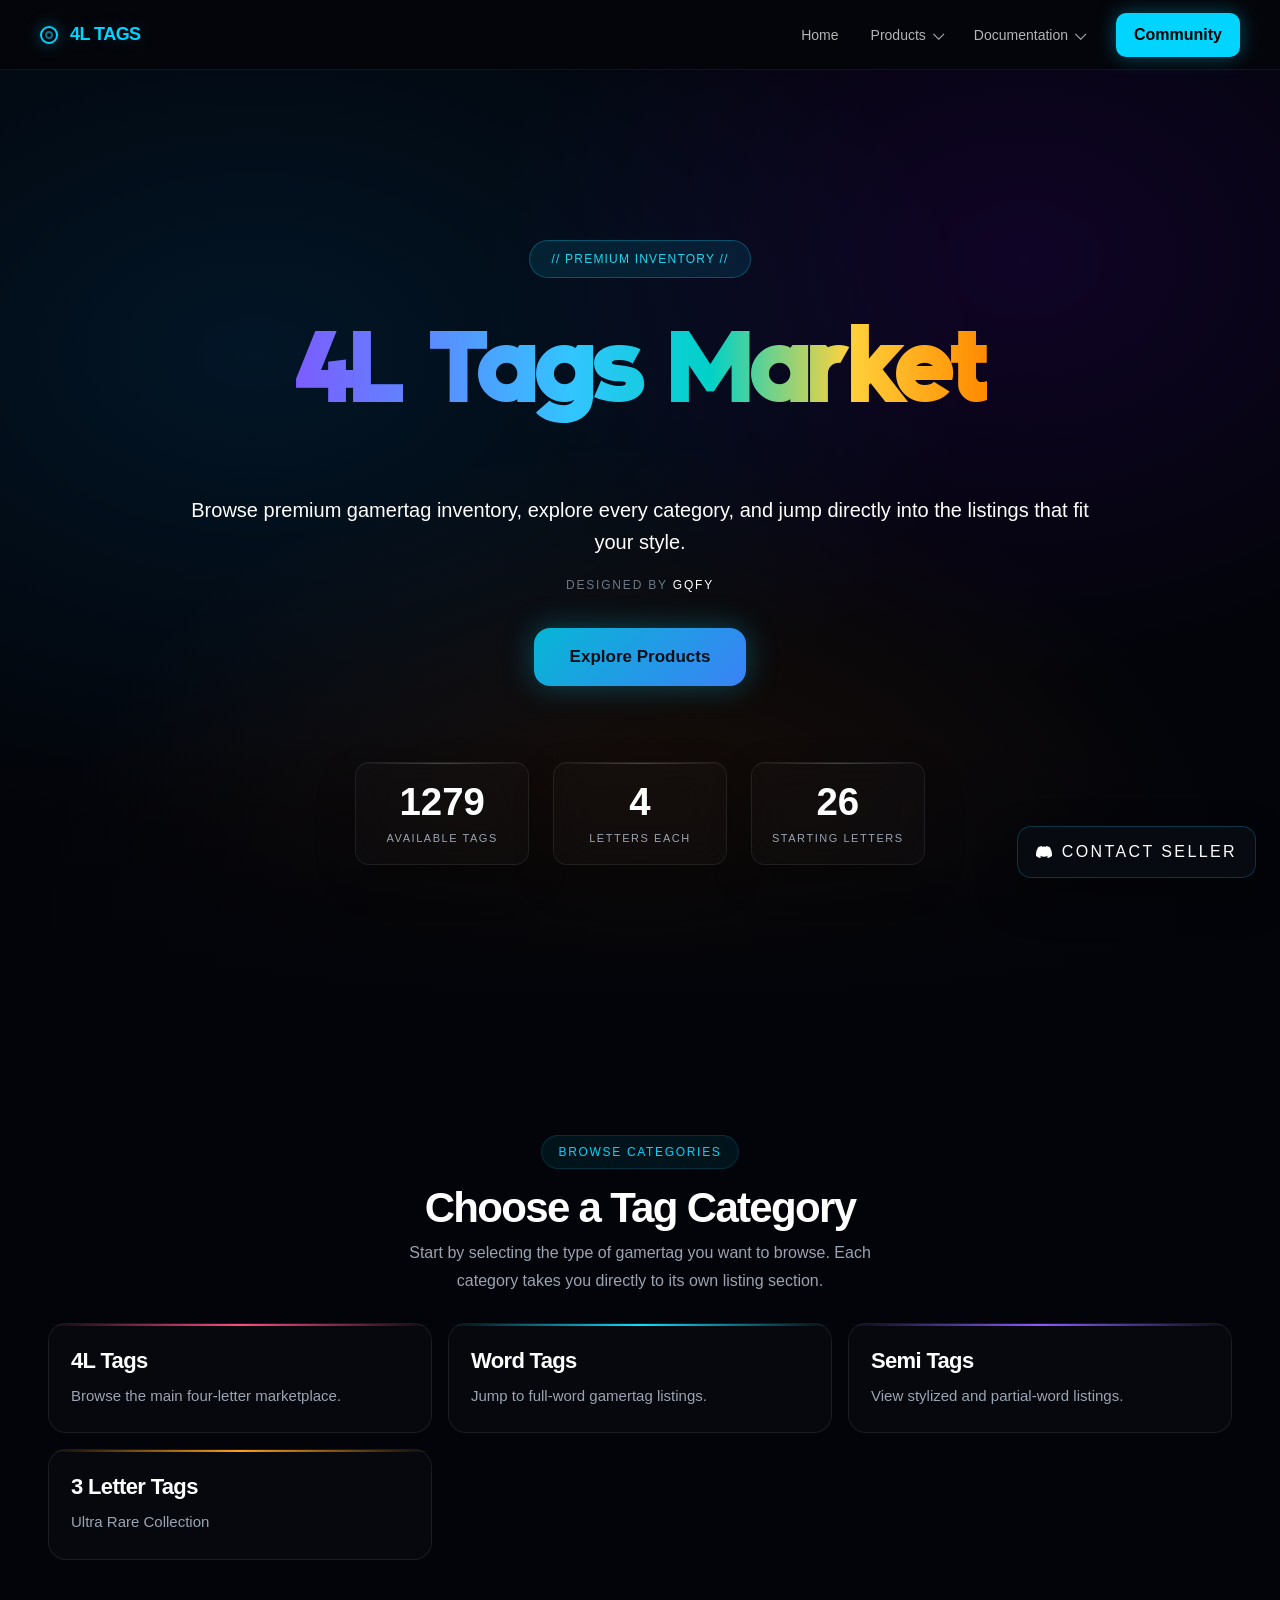
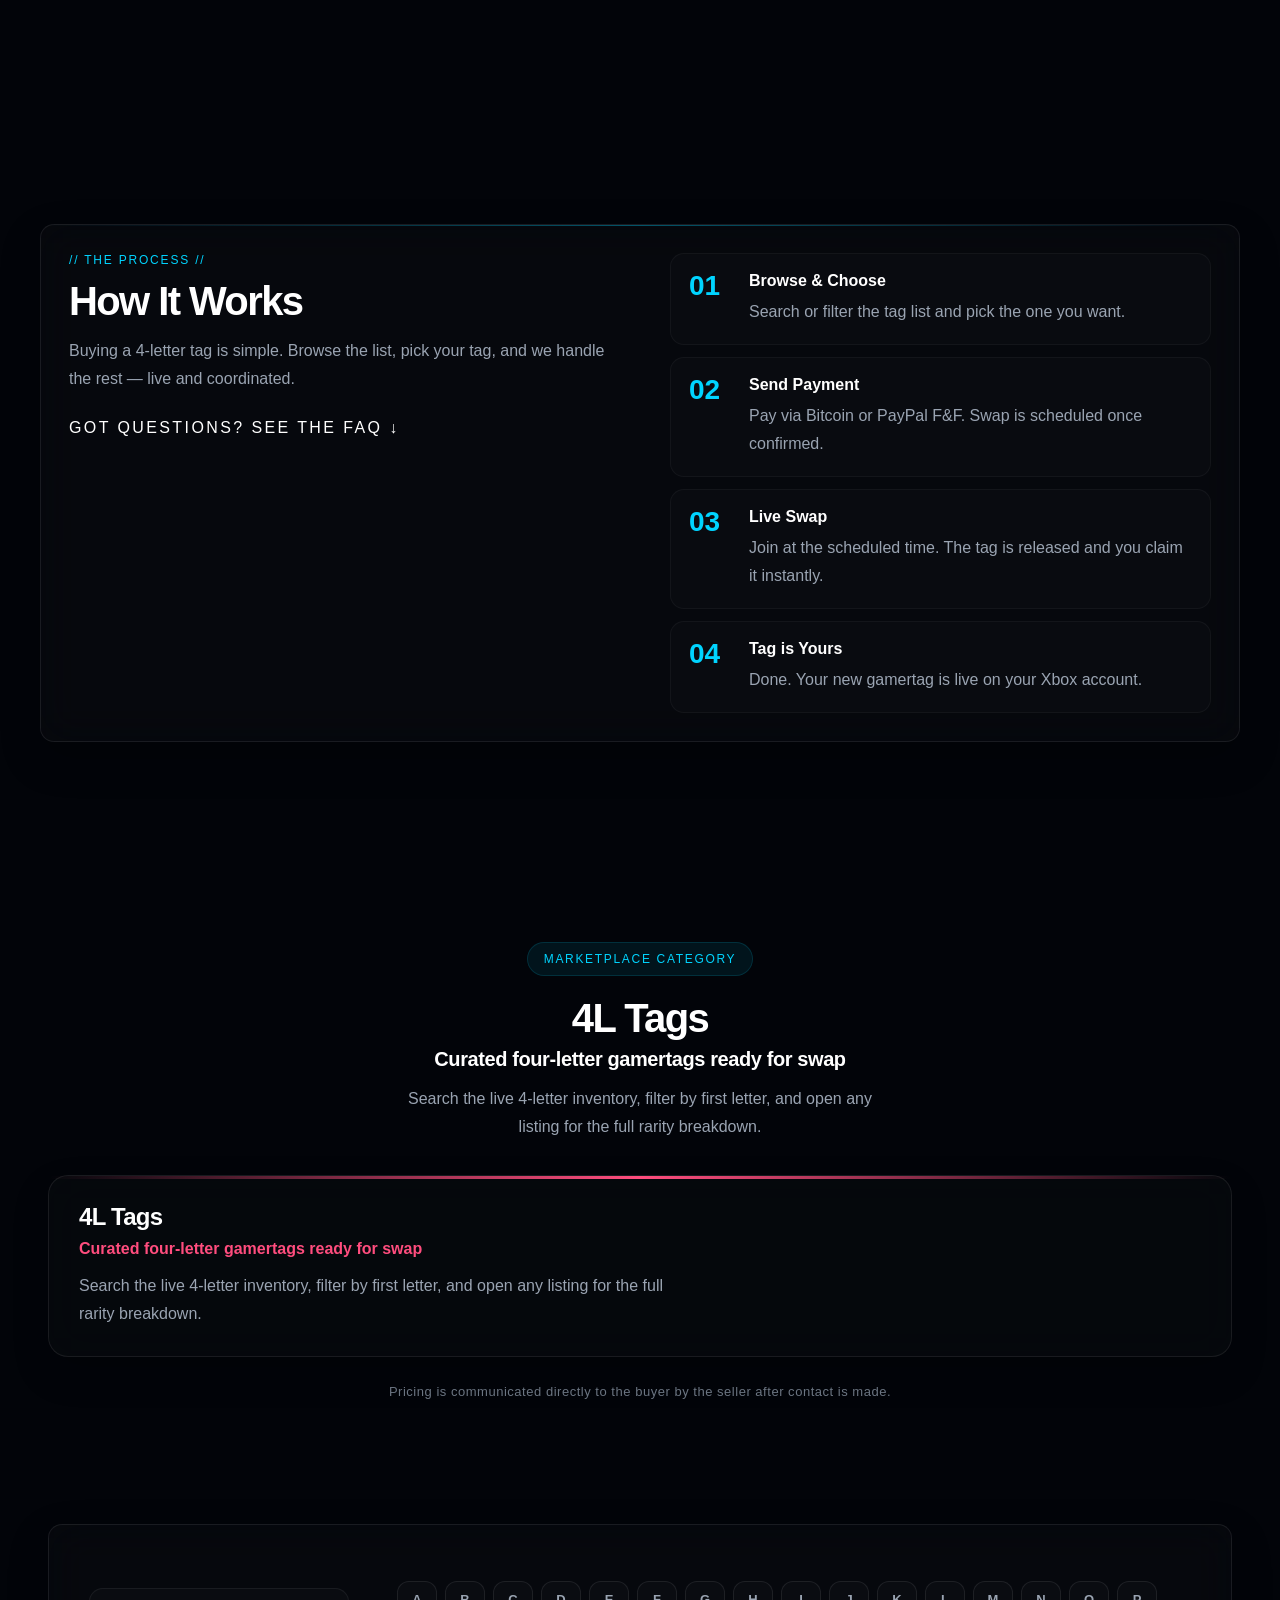
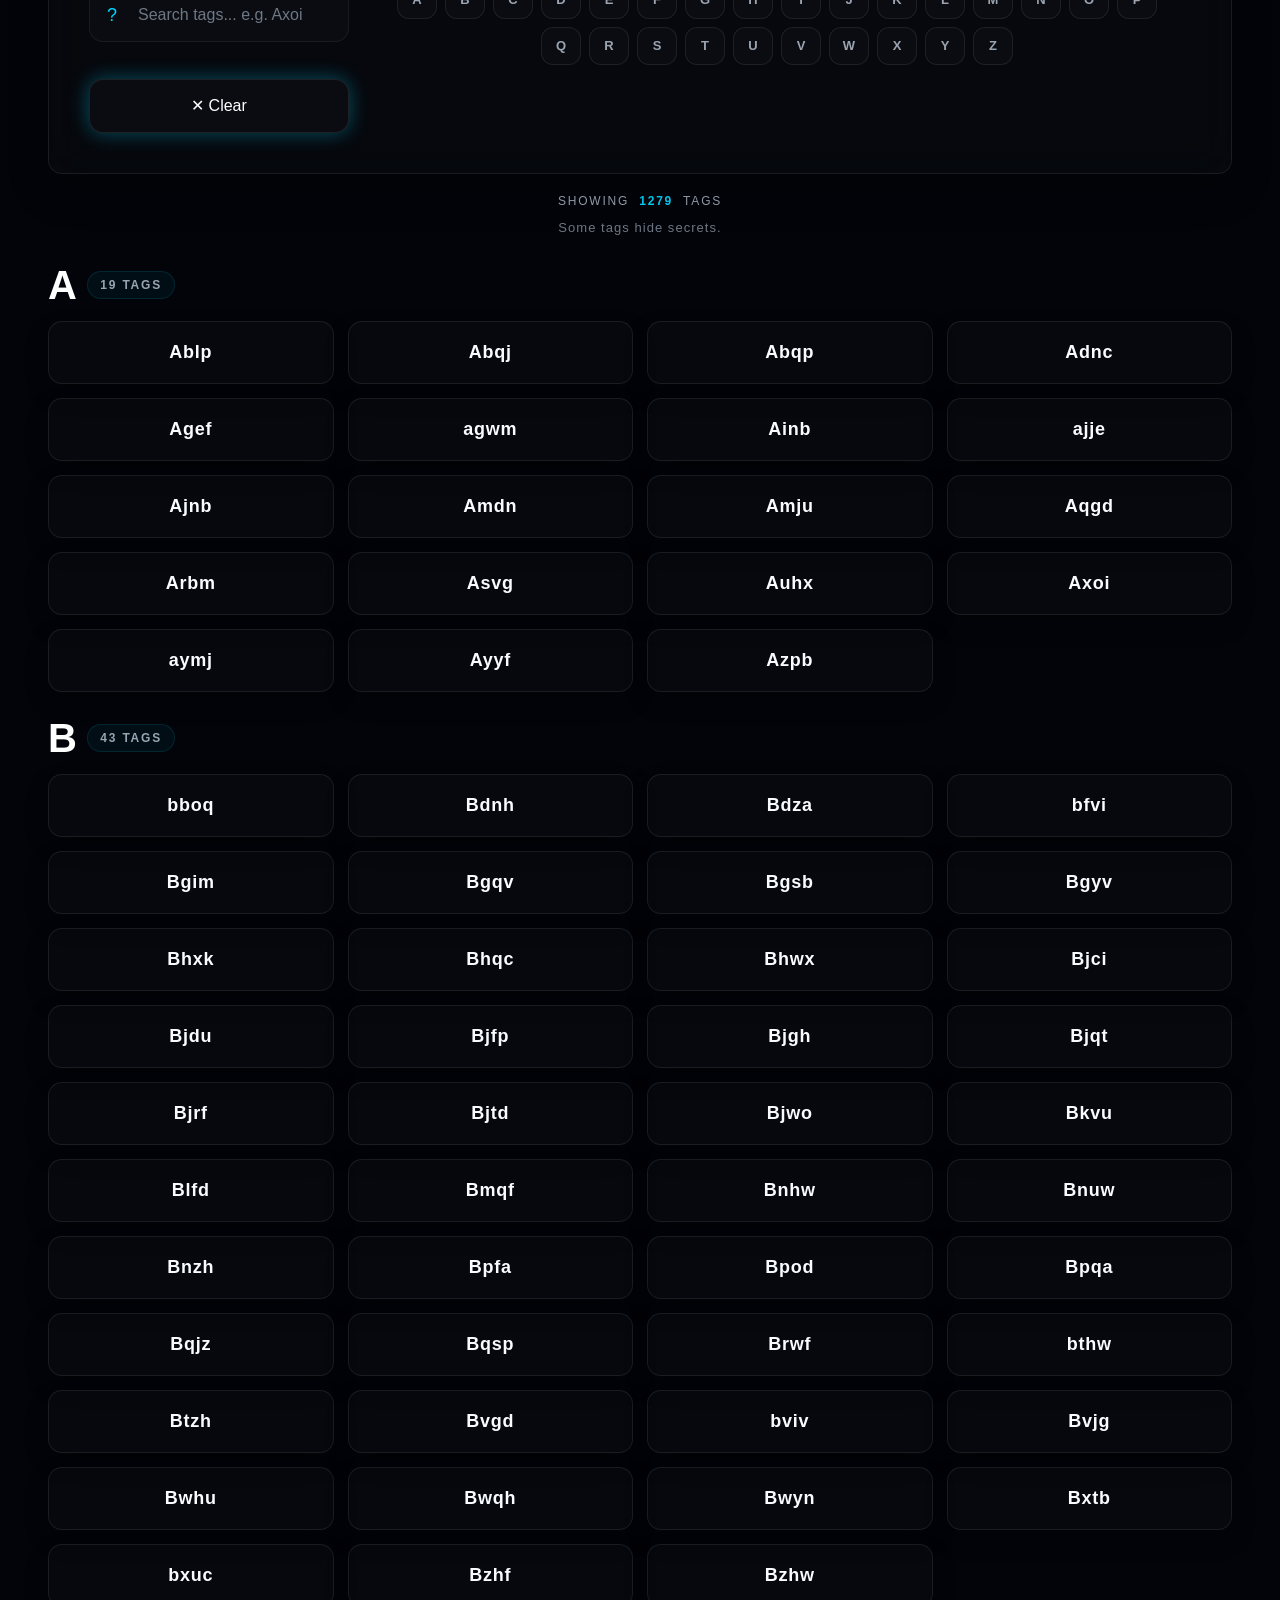
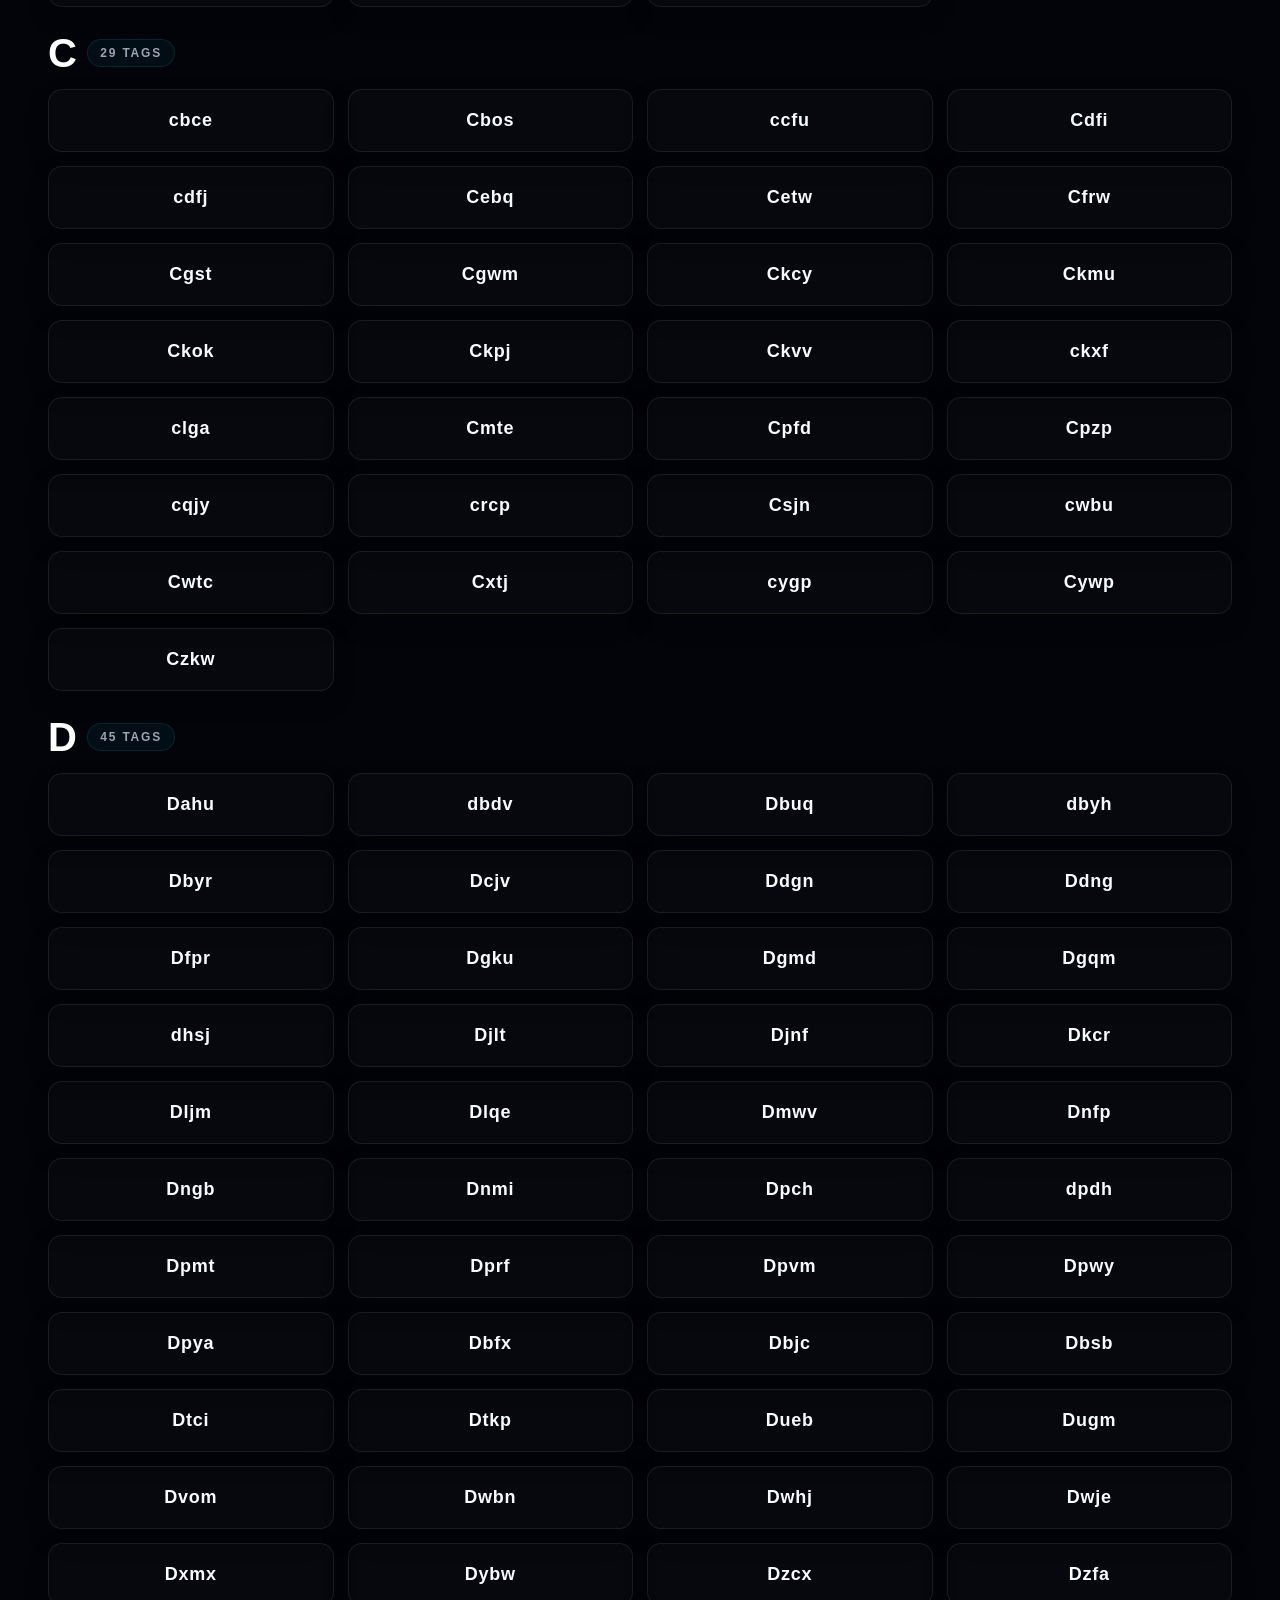
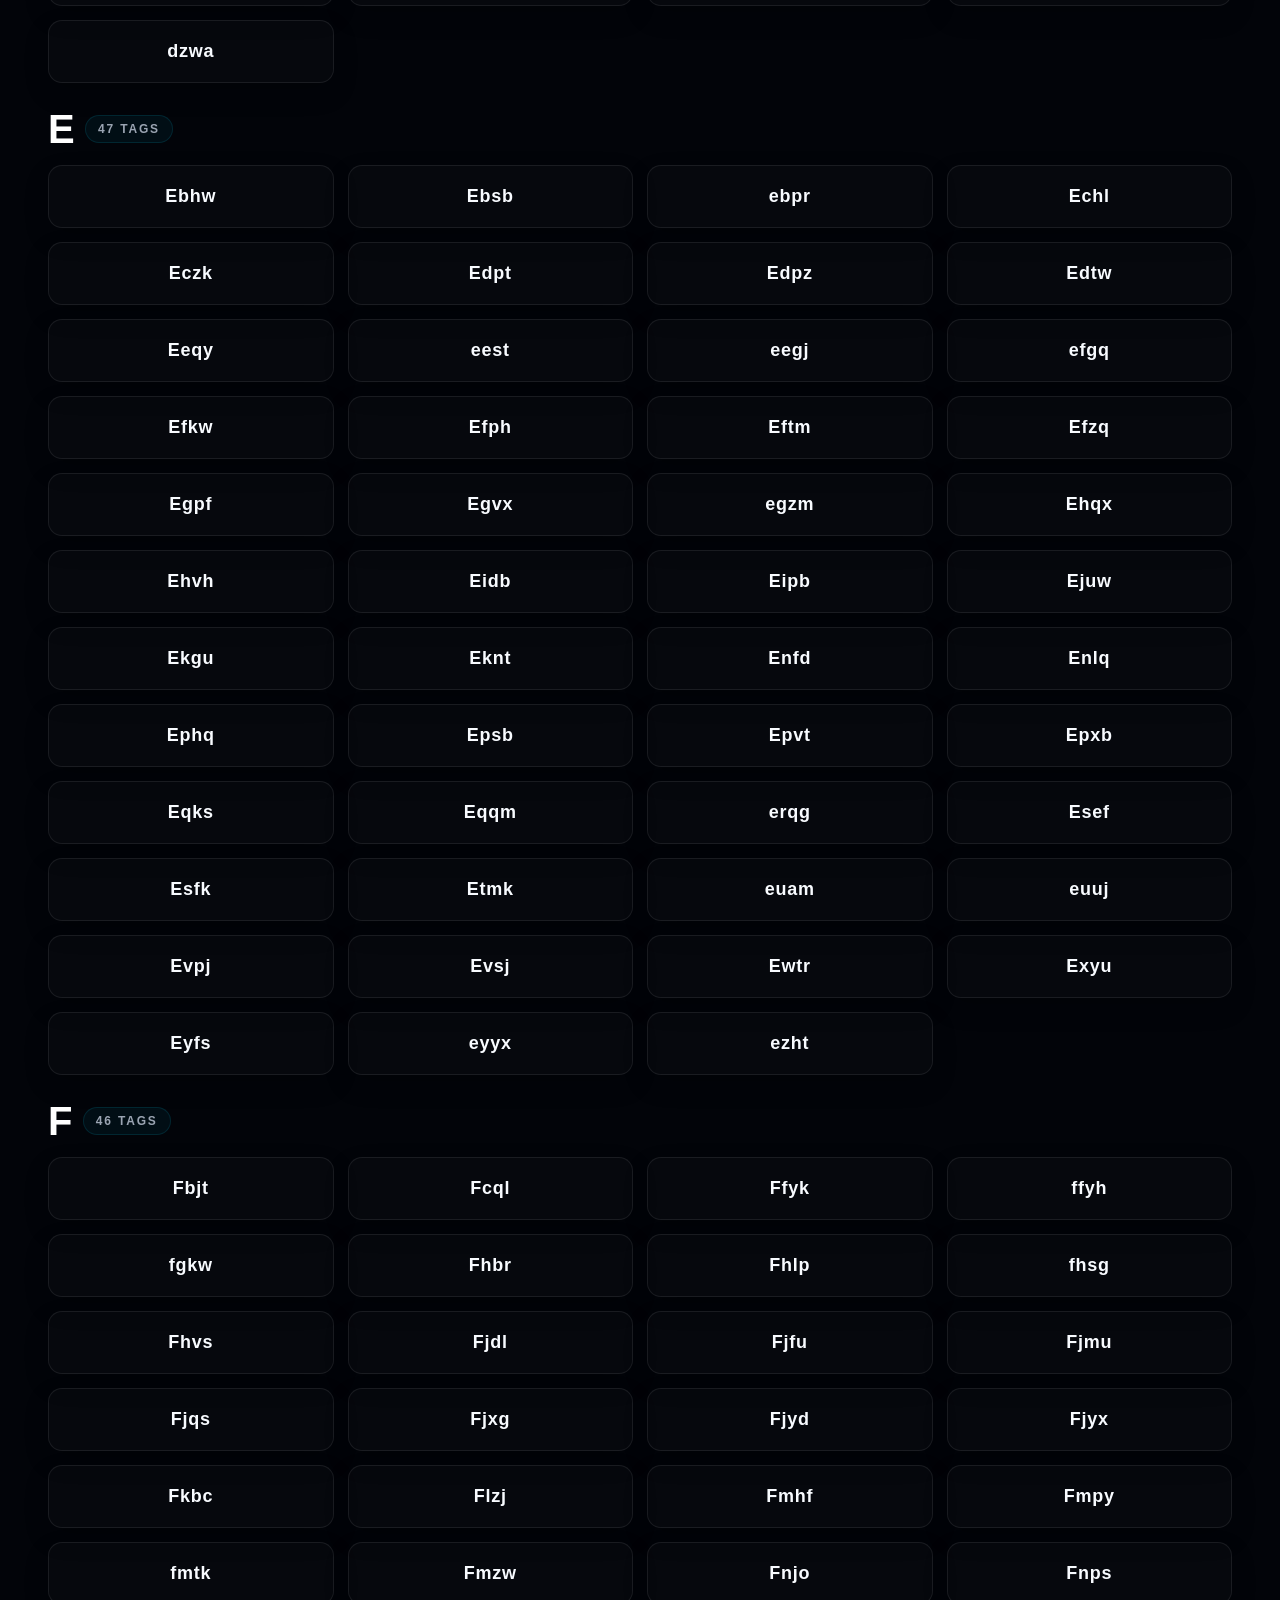
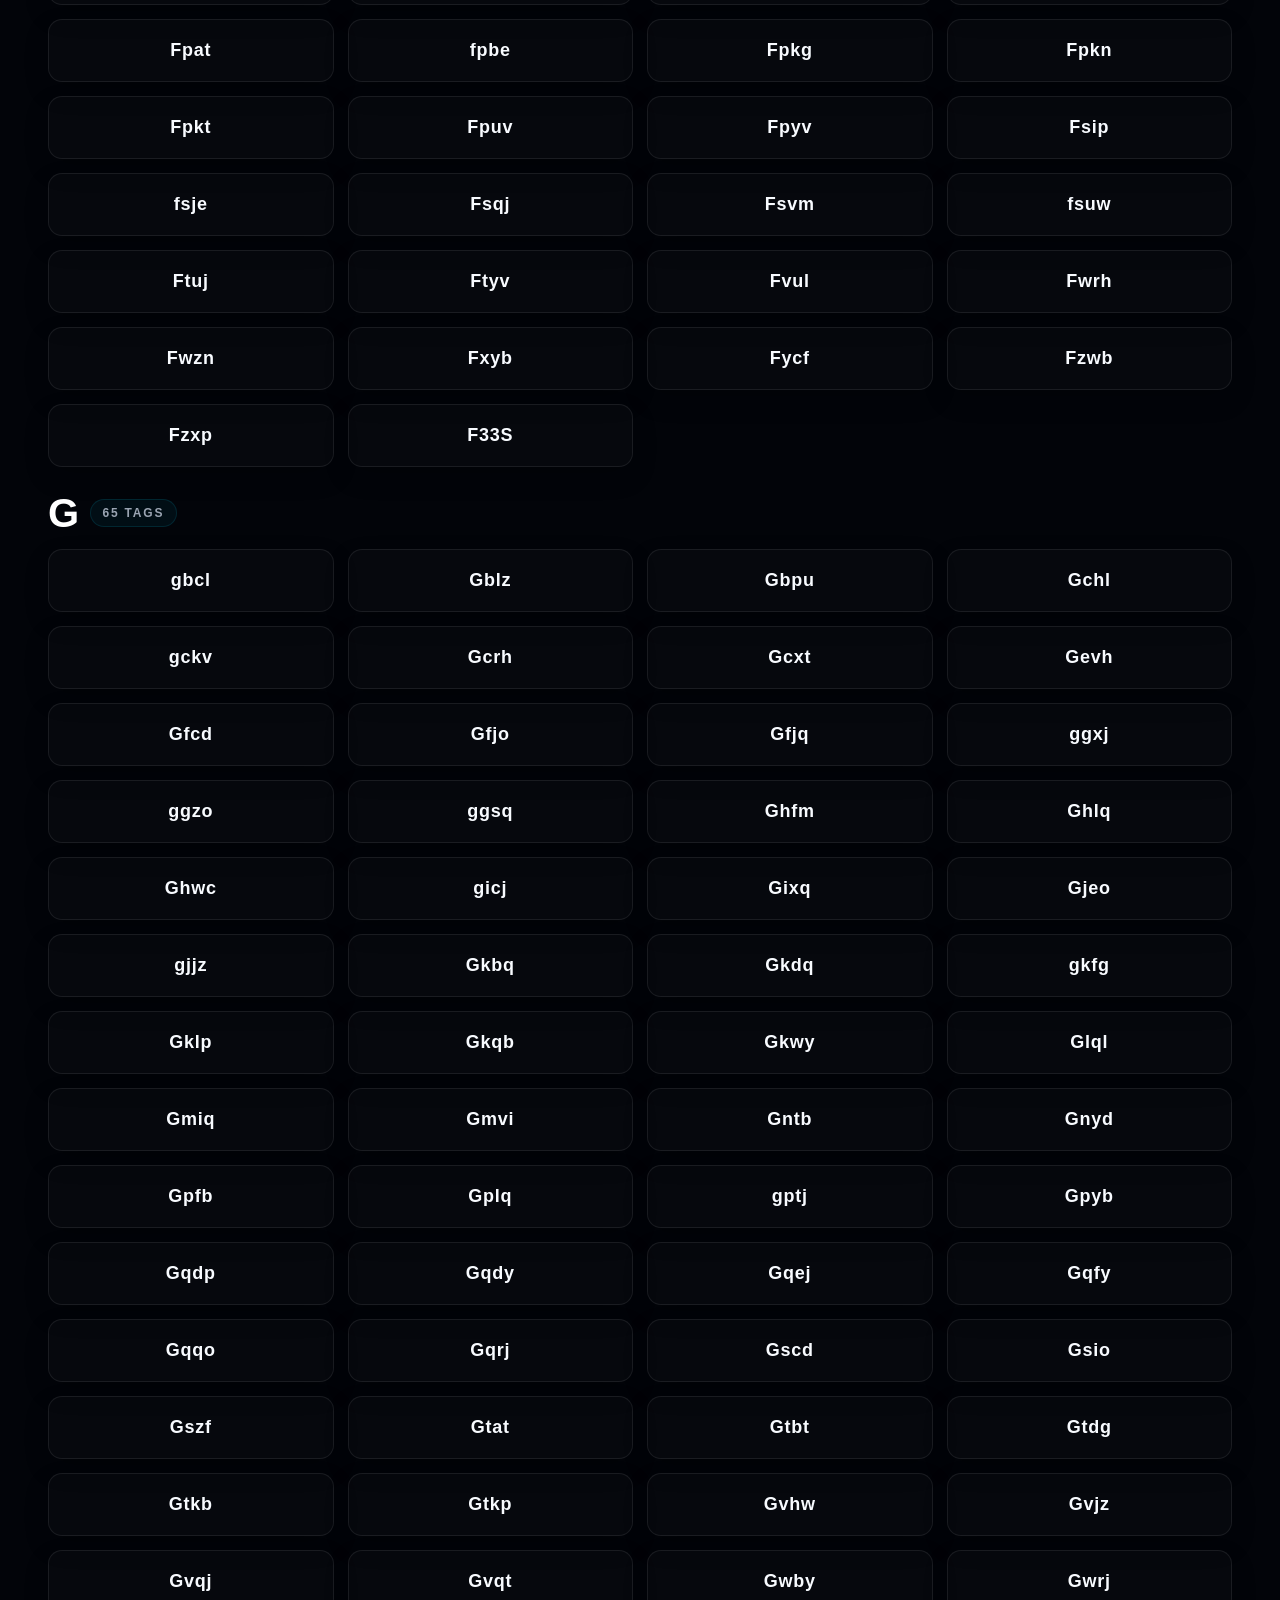
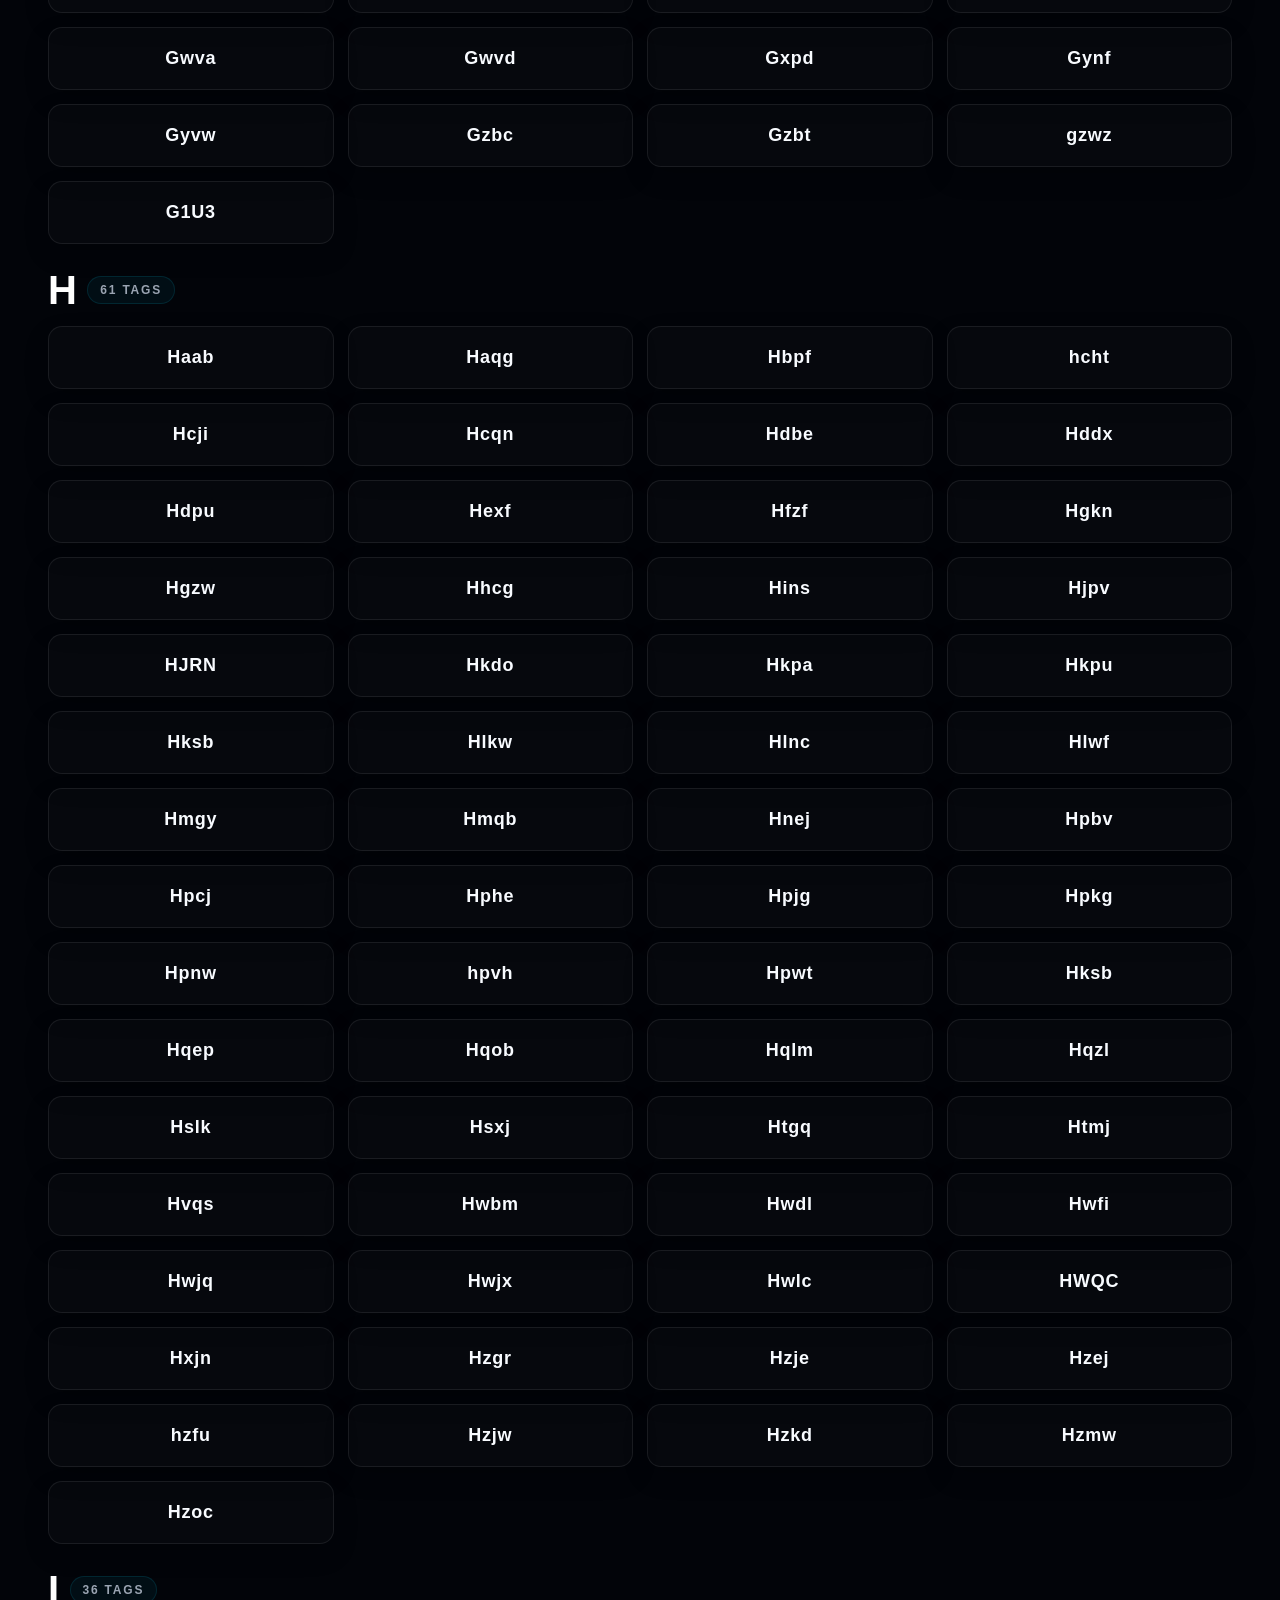
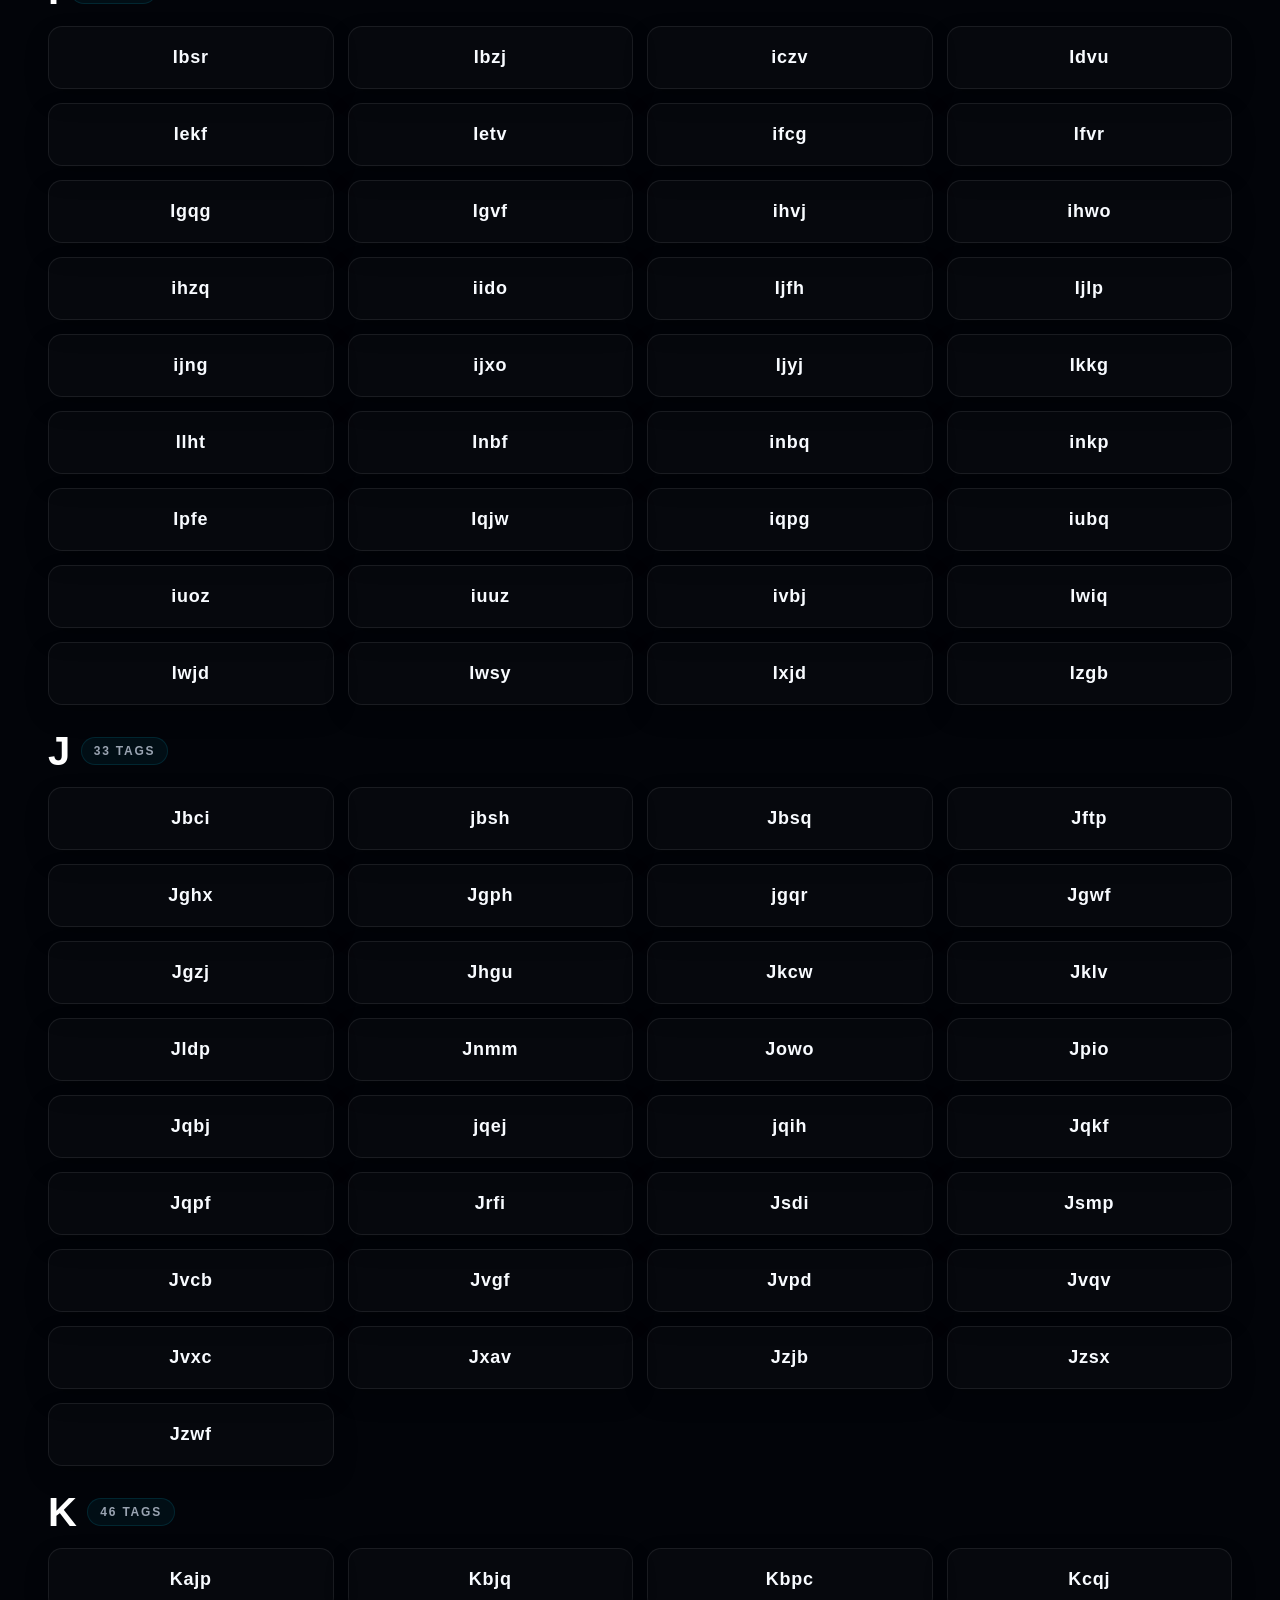
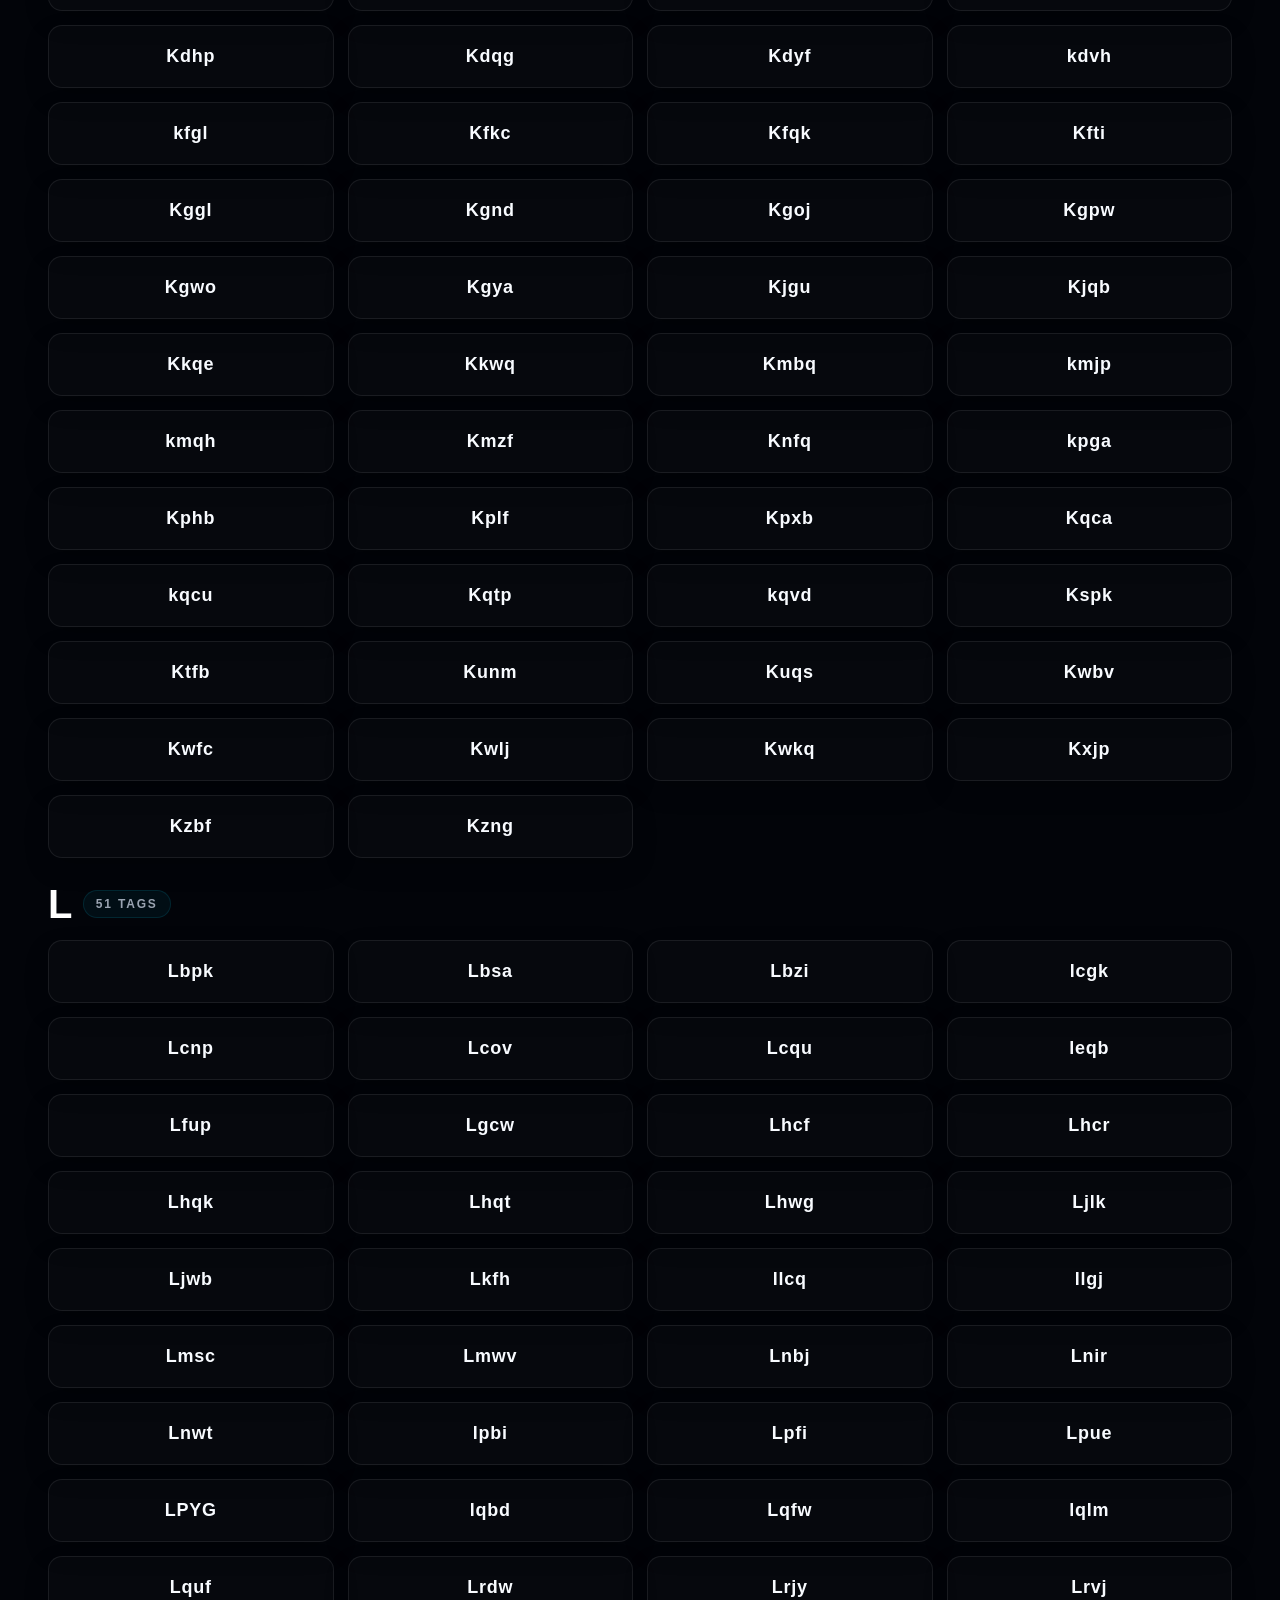
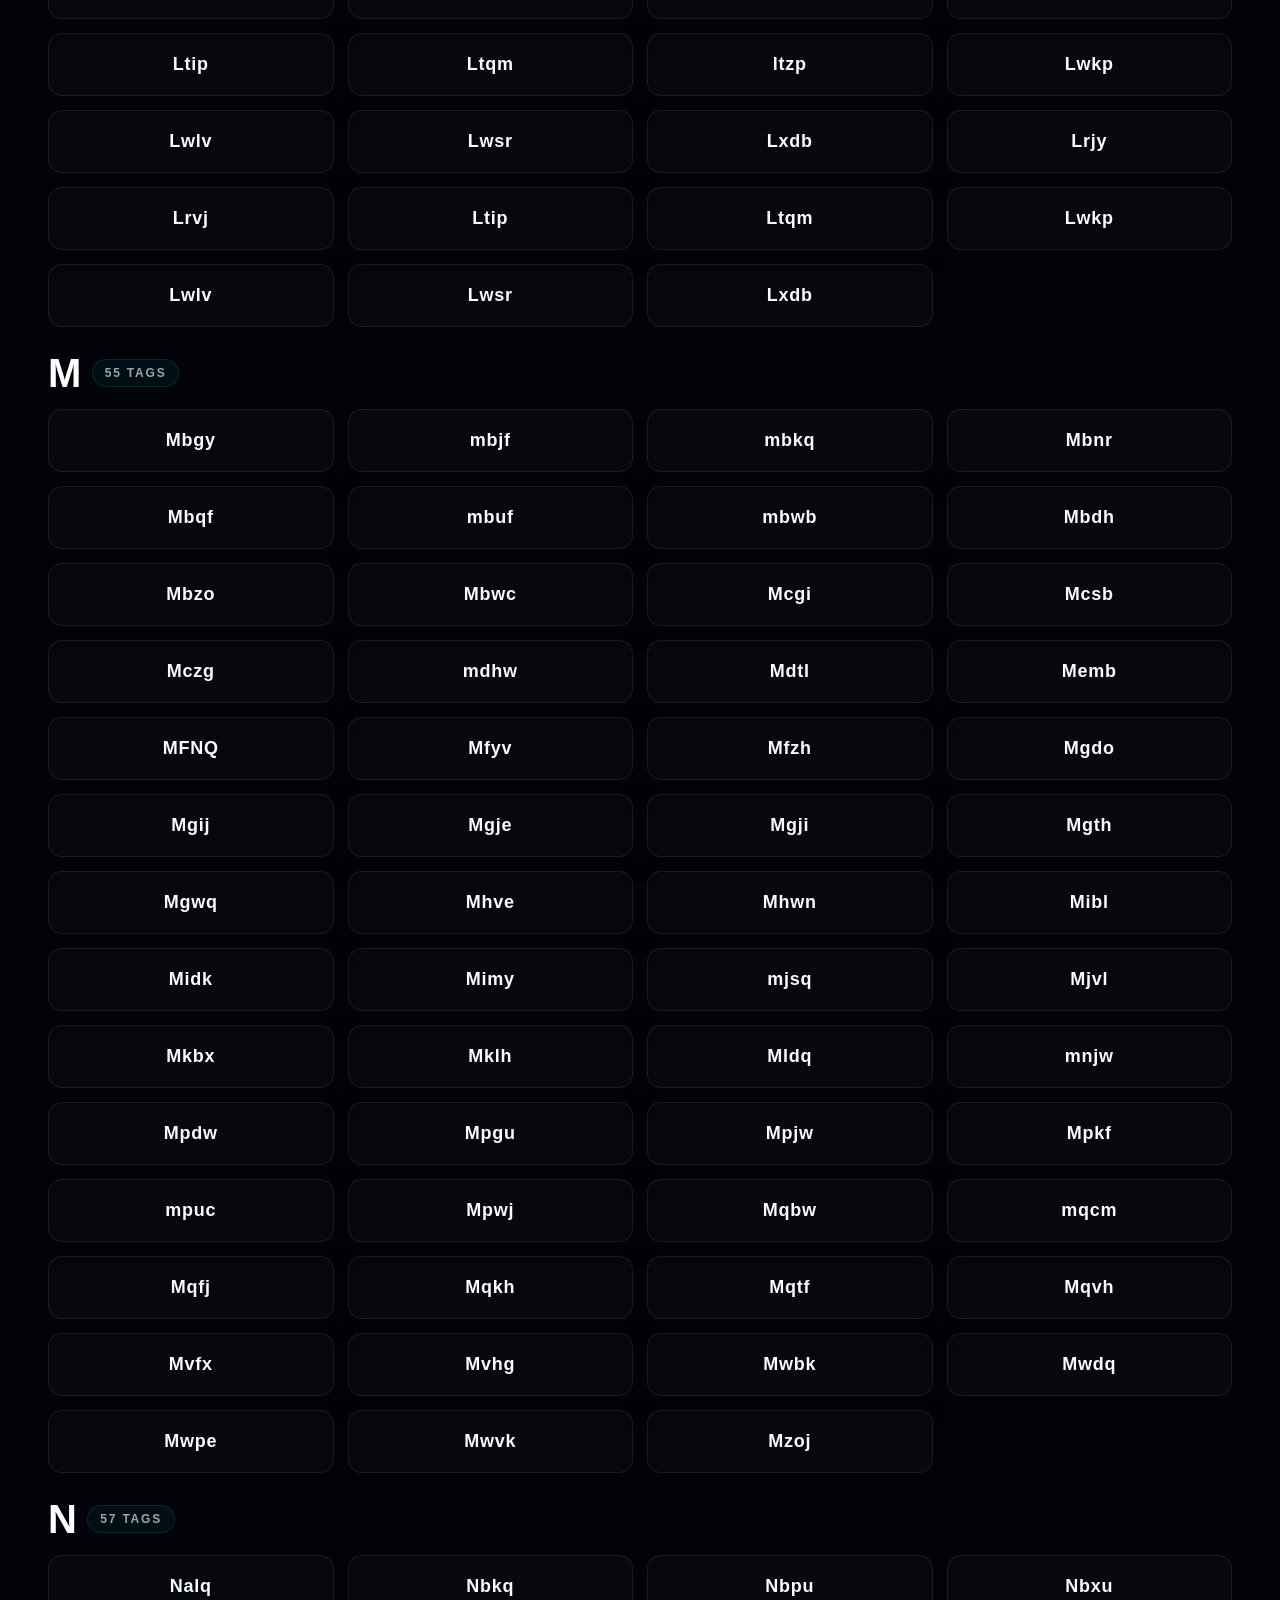
<file: index.html>
<!DOCTYPE html>
<html lang="en">
<head>
<meta charset="UTF-8">
<meta name="viewport" content="width=device-width, initial-scale=1.0">
<title>4L Tags – OG Gamertag Marketplace</title>

<meta name="description" content="Browse and purchase rare 4-letter Xbox gamertags. Secure swaps, curated inventory, and premium tags.">

<meta property="og:title" content="4L Tags – OG Gamertag Marketplace">
<meta property="og:description" content="Browse and purchase rare 4-letter Xbox gamertags. Secure swaps, curated inventory, and premium tags.">
<meta property="og:image" content="https://ogtags.shop/assets/images/preview.png">
<meta property="og:url" content="https://ogtags.shop">
<meta property="og:type" content="website">

<meta name="twitter:card" content="summary_large_image">
<meta name="twitter:title" content="4L Tags – OG Gamertag Marketplace">
<meta name="twitter:description" content="Browse and purchase rare 4-letter Xbox gamertags.">
<meta name="twitter:image" content="https://ogtags.shop/assets/images/preview.png">
<link rel="icon" type="image/png" href="assets/images/favicon.png">

<link rel="stylesheet" href="assets/css/style.css">
</head>
<body class="market-page">

<nav class="site-nav" aria-label="Primary">
  <div class="nav-inner">
    <a class="nav-brand" href="index.html" aria-label="4L Tags Home">
      <span class="nav-brand-mark"></span>
      <span class="nav-brand-text">4L TAGS</span>
    </a>
    <button class="nav-toggle" type="button" aria-expanded="false" aria-controls="nav-menu" aria-label="Toggle navigation">
      <span></span>
      <span></span>
      <span></span>
    </button>
    <div class="nav-menu" id="nav-menu">
      <a class="nav-link" href="index.html">Home</a>
      <div class="nav-item">
        <button class="nav-link nav-link-button" type="button" aria-expanded="false">
          Products
          <span class="nav-caret"></span>
        </button>
        <div class="nav-dropdown">
          <a href="#gridContainer">Marketplace</a>
          <a href="#how-it-works">How It Works</a>
        </div>
      </div>
      <div class="nav-item">
        <button class="nav-link nav-link-button" type="button" aria-expanded="false">
          Documentation
          <span class="nav-caret"></span>
        </button>
        <div class="nav-dropdown">
          <a href="#faq-anchor">FAQ</a>
          <a href="#how-it-works">Swap Process</a>
        </div>
      </div>
      <a class="nav-cta" href="https://discord.com/users/820729520754524161" target="_blank" rel="noopener noreferrer">Community</a>
    </div>
  </div>
</nav>

<div id="cursor-light" aria-hidden="true"></div>

<!-- Loader -->
<div id="loader">
  <div class="loader-title">4L TAGS</div>
  <div class="loader-bar-wrap"><div class="loader-bar"></div></div>
  <div class="loader-label">Loading inventory...</div>
</div>

  <div class="wrapper">
    <header class="hero">
    <div class="hero-inner">
    <div class="hero-content">
      <div class="logo-tag hero-badge">// Premium Inventory //</div>
      <h1 class="hero-title">4L Tags Market</h1>
      <div class="subtitle hero-description">Browse premium gamertag inventory, explore every category, and jump directly into the listings that fit your style.</div>
      <div class="designer-tag">Designed by <span>GQFY</span></div>
      <div class="hero-actions">
        <a class="hero-cta hero-cta-primary primary-btn" href="#market-categories">Explore Products</a>
      </div>
    </div>
    </div>
    <div class="stats-bar">
      <div class="stat">
        <span class="stat-num" id="totalCount">1245</span>
        <span class="stat-label">Available Tags</span>
      </div>
      <div class="stat">
        <span class="stat-num">4</span>
        <span class="stat-label">Letters Each</span>
      </div>
      <div class="stat">
        <span class="stat-num">26</span>
        <span class="stat-label">Starting Letters</span>
      </div>
    </div>
  </header>

  <section class="market-switcher-section" id="market-categories" aria-label="Marketplace categories">
    <div class="market-switcher-intro">
      <div class="market-switcher-kicker">Browse Categories</div>
      <h2 class="market-switcher-title">Choose a Tag Category</h2>
      <p class="market-switcher-desc">Start by selecting the type of gamertag you want to browse. Each category takes you directly to its own listing section.</p>
    </div>
    <div class="market-category-grid">
      <a class="market-category-card accent-pink" href="#fourl-tags">
        <span class="market-category-name">4L Tags</span>
        <span class="market-category-copy">Browse the main four-letter marketplace.</span>
      </a>
      <a class="market-category-card accent-cyan" href="#word-tags">
        <span class="market-category-name">Word Tags</span>
        <span class="market-category-copy">Jump to full-word gamertag listings.</span>
      </a>
      <a class="market-category-card accent-purple" href="#semi-tags">
        <span class="market-category-name">Semi Tags</span>
        <span class="market-category-copy">View stylized and partial-word listings.</span>
      </a>
      <a class="market-category-card accent-amber" href="3l-tags.html">
        <span class="market-category-name">3 Letter Tags</span>
        <span class="market-category-copy">Ultra Rare Collection</span>
      </a>
    </div>
  </section>

  <!-- How It Works Banner -->
  <section class="how-it-works" id="how-it-works">
    <div class="hiw-inner">
      <div class="hiw-intro">
        <div class="hiw-label">// The Process //</div>
        <h2 class="hiw-title">How It Works</h2>
        <p class="hiw-desc">Buying a 4-letter tag is simple. Browse the list, pick your tag, and we handle the rest — live and coordinated.</p>
        <a href="#faq-anchor" class="hiw-faq-link">Got questions? See the FAQ ↓</a>
      </div>
      <div class="hiw-steps">
        <div class="hiw-step">
          <div class="hiw-step-num">01</div>
          <div class="hiw-step-body">
            <div class="hiw-step-title">Browse & Choose</div>
            <div class="hiw-step-text">Search or filter the tag list and pick the one you want.</div>
          </div>
        </div>
        <div class="hiw-connector"></div>
        <div class="hiw-step">
          <div class="hiw-step-num">02</div>
          <div class="hiw-step-body">
            <div class="hiw-step-title">Send Payment</div>
            <div class="hiw-step-text">Pay via Bitcoin or PayPal F&amp;F. Swap is scheduled once confirmed.</div>
          </div>
        </div>
        <div class="hiw-connector"></div>
        <div class="hiw-step">
          <div class="hiw-step-num">03</div>
          <div class="hiw-step-body">
            <div class="hiw-step-title">Live Swap</div>
            <div class="hiw-step-text">Join at the scheduled time. The tag is released and you claim it instantly.</div>
          </div>
        </div>
        <div class="hiw-connector"></div>
        <div class="hiw-step">
          <div class="hiw-step-num">04</div>
          <div class="hiw-step-body">
            <div class="hiw-step-title">Tag is Yours</div>
            <div class="hiw-step-text">Done. Your new gamertag is live on your Xbox account.</div>
          </div>
        </div>
      </div>
    </div>
  </section>

  <section class="tag-category tag-category-primary" id="fourl-tags">
    <div class="tag-category-head">
      <div class="tag-category-kicker">Marketplace Category</div>
      <h2 class="tag-category-title">4L Tags</h2>
      <div class="tag-category-subtitle">Curated four-letter gamertags ready for swap</div>
      <p class="tag-category-desc">Search the live 4-letter inventory, filter by first letter, and open any listing for the full rarity breakdown.</p>
    </div>
    <div class="category-feature accent-pink" id="listing-start">
      <div class="category-feature-title">4L Tags</div>
      <div class="category-feature-subtitle">Curated four-letter gamertags ready for swap</div>
      <p class="category-feature-text">Search the live 4-letter inventory, filter by first letter, and open any listing for the full rarity breakdown.</p>
    </div>
    <div class="price-note">Pricing is communicated directly to the buyer by the seller after contact is made.</div>

  <div class="controls">
    <div class="search-wrap">
      <span class="search-icon">?</span>
      <input type="text" id="searchInput" placeholder="Search tags... e.g. Axoi" autocomplete="off" spellcheck="false">
    </div>
    <span class="filter-label">Filter:</span>
    <div class="letter-filters" id="letterFilters"></div>
    <button class="clear-btn" id="clearBtn">✕ Clear</button>
  </div>

  <div class="result-info">
    <span>Showing</span>
    <span class="result-count" id="visibleCount">1245</span>
    <span>tags</span>
  </div>

  <div class="secret-hint">Some tags hide secrets.</div>

  <div class="grid-container" id="gridContainer"></div>
  </section>

  <section class="tag-category" id="word-tags">
    <div class="tag-category-head">
      <div class="tag-category-kicker">Marketplace Category</div>
      <h2 class="tag-category-title">Word Tags</h2>
      <div class="tag-category-subtitle">Full word gamertags available for purchase</div>
      <p class="tag-category-desc">Browse premium dictionary-based gamertags available for direct purchase.</p>
    </div>
    <div class="category-feature accent-cyan">
      <div class="category-feature-title">Word Tags</div>
      <div class="category-feature-subtitle">Full word gamertags available for purchase</div>
      <p class="category-feature-text">Browse premium dictionary-based gamertags available for direct purchase.</p>
    </div>
    <div class="price-note">Pricing is communicated directly to the buyer by the seller after contact is made.</div>
    <div class="inventory-grid" id="wordTagsGrid"></div>
  </section>

  <section class="tag-category" id="semi-tags">
    <div class="tag-category-head">
      <div class="tag-category-kicker">Marketplace Category</div>
      <h2 class="tag-category-title">Semi Tags</h2>
      <div class="tag-category-subtitle">Partial word and stylized gamertags</div>
      <p class="tag-category-desc">Unique semi-word gamertags combining structure and readability.</p>
    </div>
    <div class="category-feature accent-purple">
      <div class="category-feature-title">Semi Tags</div>
      <div class="category-feature-subtitle">Partial word and stylized gamertags</div>
      <p class="category-feature-text">Unique semi-word gamertags combining structure and readability.</p>
    </div>
    <div class="price-note">Pricing is communicated directly to the buyer by the seller after contact is made.</div>
    <div class="inventory-grid" id="semiTagsGrid"></div>
  </section>

  <!-- FAQ Section -->
  <section class="faq-section" id="faq-anchor">
    <div class="faq-heading">
      <div class="logo-tag">// Need to know //</div>
      <h2>FAQ</h2>
    </div>
    <div class="faq-grid" id="faqGrid"></div>
  </section>

  <!-- Trust Block -->
  <div class="trust-block">
    <div class="trust-inner">
      <div class="trust-item">
        <div class="trust-icon">???</div>
        <div class="trust-text">
          <span class="trust-value">TRUSTED SELLER</span>
          <span class="trust-label">Verified & Reputable</span>
        </div>
      </div>
      <div class="trust-item">
        <div class="trust-icon">?</div>
        <div class="trust-text">
          <span class="trust-value">200+ SWAPS</span>
          <span class="trust-label">Successful Transfers</span>
        </div>
      </div>
      <div class="trust-item">
        <div class="trust-icon">??</div>
        <div class="trust-text">
          <span class="trust-value">DISCORD 2018</span>
          <span class="trust-label">Active Since 2018</span>
        </div>
      </div>
    </div>
  </div>

  <footer>
    <span>Disclaimer</span> ? Once you have bought the account it is now your responsibility. Refunds are not possible once the account has left my hands.
  </footer>
</div>

<!-- Scroll To Top -->
<button id="scroll-top" aria-label="Scroll to top">?</button>

<script>
const nav = document.querySelector('.site-nav');
const navToggle = document.querySelector('.nav-toggle');
const navMenu = document.querySelector('.nav-menu');
const navItems = document.querySelectorAll('.nav-item');
const cursorLight = document.getElementById('cursor-light');

if (navToggle && navMenu) {
  navToggle.addEventListener('click', () => {
    const isOpen = navMenu.classList.toggle('open');
    navToggle.setAttribute('aria-expanded', String(isOpen));
  });
}

navItems.forEach(item => {
  const trigger = item.querySelector('.nav-link-button');
  if (!trigger) return;

  trigger.addEventListener('click', () => {
    if (window.innerWidth > 900) return;
    const isOpen = item.classList.toggle('open');
    trigger.setAttribute('aria-expanded', String(isOpen));
  });
});

document.addEventListener('click', event => {
  if (!nav || nav.contains(event.target)) return;
  navMenu?.classList.remove('open');
  navToggle?.setAttribute('aria-expanded', 'false');
  navItems.forEach(item => {
    item.classList.remove('open');
    item.querySelector('.nav-link-button')?.setAttribute('aria-expanded', 'false');
  });
});

document.addEventListener('mousemove', event => {
  if (!cursorLight) return;
  cursorLight.style.left = event.clientX + 'px';
  cursorLight.style.top = event.clientY + 'px';
});

const scrollTopBtn = document.getElementById('scroll-top');
window.addEventListener('scroll', () => {
  scrollTopBtn.classList.toggle('visible', window.scrollY > 400);
}, { passive: true });
scrollTopBtn.addEventListener('click', () => {
  window.scrollTo({ top: 0, behavior: 'smooth' });
});
</script>

<div id="copy-toast">✓ COPIED</div>

<!-- Floating Contact Button -->
<a id="contact-fab" href="https://discord.com/users/820729520754524161" target="_blank">
  <svg viewBox="0 0 24 24" xmlns="http://www.w3.org/2000/svg"><path d="M20.317 4.37a19.791 19.791 0 0 0-4.885-1.515.074.074 0 0 0-.079.037c-.21.375-.444.864-.608 1.25a18.27 18.27 0 0 0-5.487 0 12.64 12.64 0 0 0-.617-1.25.077.077 0 0 0-.079-.037A19.736 19.736 0 0 0 3.677 4.37a.07.07 0 0 0-.032.027C.533 9.046-.32 13.58.099 18.057a.082.082 0 0 0 .031.057 19.9 19.9 0 0 0 5.993 3.03.078.078 0 0 0 .084-.028 14.09 14.09 0 0 0 1.226-1.994.076.076 0 0 0-.041-.106 13.107 13.107 0 0 1-1.872-.892.077.077 0 0 1-.008-.128 10.2 10.2 0 0 0 .372-.292.074.074 0 0 1 .077-.01c3.928 1.793 8.18 1.793 12.062 0a.074.074 0 0 1 .078.01c.12.098.246.198.373.292a.077.077 0 0 1-.006.127 12.299 12.299 0 0 1-1.873.892.077.077 0 0 0-.041.107c.36.698.772 1.362 1.225 1.993a.076.076 0 0 0 .084.028 19.839 19.839 0 0 0 6.002-3.03.077.077 0 0 0 .032-.054c.5-5.177-.838-9.674-3.549-13.66a.061.061 0 0 0-.031-.03z"/></svg>
  CONTACT SELLER
</a>

<!-- Mobile Alphabet Slider -->
<div id="alpha-slider"></div>

<script>
const TAGS = [
  {name:"Ablp",price:90},{name:"Abqj",price:90},{name:"Abqp",price:90},{name:"Adnc",price:90},{name:"Agef",price:110},{name:"agwm",price:90},{name:"Ainb",price:110},{name:"ajje",price:120},{name:"Ajnb",price:90},{name:"Amdn",price:100},{name:"Amju",price:110},{name:"Aqgd",price:90},{name:"Arbm",price:90},{name:"Asvg",price:90},{name:"Auhx",price:320},{name:"Axoi",price:270},{name:"aymj",price:90},{name:"Ayyf",price:120},{name:"Azpb",price:90},
  {name:"bboq",price:130},{name:"Bdnh",price:80},{name:"Bdza",price:90},{name:"bfvi",price:90},{name:"Bgim",price:90},{name:"Bgqv",price:80},{name:"Bgsb",price:80},{name:"Bgyv",price:80},{name:"Bhxk",price:90},{name:"Bhqc",price:80},{name:"Bhwx",price:80},{name:"Bjci",price:90},{name:"Bjdu",price:90},{name:"Bjfp",price:80},{name:"Bjgh",price:80},{name:"Bjqt",price:80},{name:"Bjrf",price:80},{name:"Bjtd",price:80},{name:"Bjwo",price:90},{name:"Bkvu",price:90},{name:"Blfd",price:80},{name:"Bmqf",price:80},{name:"Bnhw",price:80},{name:"Bnuw",price:90},{name:"Bnzh",price:80},{name:"Bpfa",price:90},{name:"Bpod",price:110},{name:"Bpqa",price:90},{name:"Bqjz",price:80},{name:"Bqsp",price:80},{name:"Brwf",price:80},{name:"bthw",price:80},{name:"Btzh",price:80},{name:"Bvgd",price:80},{name:"bviv",price:110},{name:"Bvjg",price:80},{name:"Bwhu",price:100},{name:"Bwqh",price:80},{name:"Bwyn",price:90},{name:"Bxtb",price:80},{name:"bxuc",price:100},{name:"Bzhf",price:80},{name:"Bzhw",price:80},
  {name:"cbce",price:110},{name:"Cbos",price:100},{name:"ccfu",price:100},{name:"Cdfi",price:90},{name:"cdfj",price:80},{name:"Cebq",price:90},{name:"Cetw",price:100},{name:"Cfrw",price:80},{name:"Cgst",price:80},{name:"Cgwm",price:80},{name:"Ckcy",price:90},{name:"Ckmu",price:90},{name:"Ckok",price:120},{name:"Ckpj",price:80},{name:"Ckvv",price:90},{name:"ckxf",price:90},{name:"clga",price:90},{name:"Cmte",price:90},{name:"Cpfd",price:80},{name:"Cpzp",price:90},{name:"cqjy",price:80},{name:"crcp",price:90},{name:"Csjn",price:80},{name:"cwbu",price:90},{name:"Cwtc",price:90},{name:"Cxtj",price:80},{name:"cygp",price:80},{name:"Cywp",price:80},{name:"Czkw",price:80},
  {name:"Dahu",price:300},{name:"dbdv",price:90},{name:"Dbuq",price:110},{name:"dbyh",price:80},{name:"Dbyr",price:80},{name:"Dcjv",price:80},{name:"Ddgn",price:90},{name:"Ddng",price:90},{name:"Dfpr",price:80},{name:"Dgku",price:90},{name:"Dgmd",price:80},{name:"Dgqm",price:80},{name:"dhsj",price:80},{name:"Djlt",price:80},{name:"Djnf",price:80},{name:"Dkcr",price:80},{name:"Dljm",price:80},{name:"Dlqe",price:90},{name:"Dmwv",price:80},{name:"Dnfp",price:90},{name:"Dngb",price:80},{name:"Dnmi",price:90},{name:"Dpch",price:80},{name:"dpdh",price:80},{name:"Dpmt",price:80},{name:"Dprf",price:80},{name:"Dpvm",price:80},{name:"Dpwy",price:80},{name:"Dpya",price:100},{name:"Dbfx",price:80},{name:"Dbjc",price:80},{name:"Dbsb",price:90},{name:"Dtci",price:90},{name:"Dtkp",price:80},{name:"Dueb",price:270},{name:"Dugm",price:120},{name:"Dvom",price:110},{name:"Dwbn",price:80},{name:"Dwhj",price:80},{name:"Dwje",price:90},{name:"Dxmx",price:90},{name:"Dybw",price:90},{name:"Dzcx",price:80},{name:"Dzfa",price:100},{name:"dzwa",price:120},
  {name:"Ebhw",price:90},{name:"Ebsb",price:100},{name:"ebpr",price:90},{name:"Echl",price:100},{name:"Eczk",price:90},{name:"Edpt",price:100},{name:"Edpz",price:90},{name:"Edtw",price:90},{name:"Eeqy",price:110},{name:"eest",price:270},{name:"eegj",price:100},{name:"efgq",price:90},{name:"Efkw",price:90},{name:"Efph",price:90},{name:"Eftm",price:90},{name:"Efzq",price:90},{name:"Egpf",price:90},{name:"Egvx",price:90},{name:"egzm",price:100},{name:"Ehqx",price:90},{name:"Ehvh",price:110},{name:"Eidb",price:90},{name:"Eipb",price:90},{name:"Ejuw",price:100},{name:"Ekgu",price:90},{name:"Eknt",price:90},{name:"Enfd",price:90},{name:"Enlq",price:90},{name:"Ephq",price:90},{name:"Epsb",price:90},{name:"Epvt",price:90},{name:"Epxb",price:90},{name:"Eqks",price:90},{name:"Eqqm",price:100},{name:"erqg",price:90},{name:"Esef",price:120},{name:"Esfk",price:90},{name:"Etmk",price:90},{name:"euam",price:160},{name:"euuj",price:120},{name:"Evpj",price:90},{name:"Evsj",price:90},{name:"Ewtr",price:90},{name:"Exyu",price:80},{name:"Eyfs",price:90},{name:"eyyx",price:120},{name:"ezht",price:120},
  {name:"Fbjt",price:80},{name:"Fcql",price:80},{name:"Ffyk",price:90},{name:"ffyh",price:100},{name:"fgkw",price:80},{name:"Fhbr",price:80},{name:"Fhlp",price:80},{name:"fhsg",price:80},{name:"Fhvs",price:80},{name:"Fjdl",price:80},{name:"Fjfu",price:90},{name:"Fjmu",price:90},{name:"Fjqs",price:80},{name:"Fjxg",price:80},{name:"Fjyd",price:80},{name:"Fjyx",price:80},{name:"Fkbc",price:80},{name:"Flzj",price:80},{name:"Fmhf",price:80},{name:"Fmpy",price:90},{name:"fmtk",price:80},{name:"Fmzw",price:80},{name:"Fnjo",price:90},{name:"Fnps",price:80},{name:"Fpat",price:100},{name:"fpbe",price:90},{name:"Fpkg",price:80},{name:"Fpkn",price:80},{name:"Fpkt",price:80},{name:"Fpuv",price:100},{name:"Fpyv",price:80},{name:"Fsip",price:110},{name:"fsje",price:90},{name:"Fsqj",price:80},{name:"Fsvm",price:80},{name:"fsuw",price:100},{name:"Ftuj",price:90},{name:"Ftyv",price:80},{name:"Fvul",price:100},{name:"Fwrh",price:80},{name:"Fwzn",price:80},{name:"Fxyb",price:80},{name:"Fycf",price:80},{name:"Fzwb",price:80},{name:"Fzxp",price:80},
  {name:"gbcl",price:80},{name:"Gblz",price:80},{name:"Gbpu",price:90},{name:"Gchl",price:80},{name:"gckv",price:80},{name:"Gcrh",price:80},{name:"Gcxt",price:80},{name:"Gevh",price:110},{name:"Gfcd",price:80},{name:"Gfjo",price:90},{name:"Gfjq",price:80},{name:"ggxj",price:90},{name:"ggzo",price:100},{name:"ggsq",price:100},{name:"Ghfm",price:80},{name:"Ghlq",price:80},{name:"Ghwc",price:80},{name:"gicj",price:90},{name:"Gixq",price:100},{name:"Gjeo",price:100},{name:"gjjz",price:90},{name:"Gkbq",price:80},{name:"Gkdq",price:80},{name:"gkfg",price:90},{name:"Gklp",price:80},{name:"Gkqb",price:80},{name:"Gkwy",price:90},{name:"Glql",price:90},{name:"Gmiq",price:110},{name:"Gmvi",price:90},{name:"Gntb",price:80},{name:"Gnyd",price:80},{name:"Gpfb",price:80},{name:"Gplq",price:80},{name:"gptj",price:80},{name:"Gpyb",price:80},{name:"Gqdp",price:80},{name:"Gqdy",price:80},{name:"Gqej",price:90},{name:"Gqfy",price:80},{name:"Gqqo",price:100},{name:"Gqrj",price:80},{name:"Gscd",price:80},{name:"Gsio",price:100},{name:"Gszf",price:80},{name:"Gtat",price:140},{name:"Gtbt",price:90},{name:"Gtdg",price:80},{name:"Gtkb",price:80},{name:"Gtkp",price:80},{name:"Gvhw",price:80},{name:"Gvjz",price:80},{name:"Gvqj",price:80},{name:"Gvqt",price:80},{name:"Gwby",price:80},{name:"Gwrj",price:80},{name:"Gwva",price:100},{name:"Gwvd",price:80},{name:"Gxpd",price:80},{name:"Gynf",price:80},{name:"Gyvw",price:80},{name:"Gzbc",price:80},{name:"Gzbt",price:80},{name:"gzwz",price:90},
  {name:"Haab",price:300},{name:"Haqg",price:90},{name:"Hbpf",price:80},{name:"hcht",price:90},{name:"Hcji",price:90},{name:"Hcqn",price:80},{name:"Hdbe",price:90},{name:"Hddx",price:90},{name:"Hdpu",price:90},{name:"Hexf",price:110},{name:"Hfzf",price:90},{name:"Hgkn",price:80},{name:"Hgzw",price:80},{name:"Hhcg",price:90},{name:"Hins",price:370},{name:"Hjpv",price:80},{name:"HJRN",price:80},{name:"Hkdo",price:90},{name:"Hkpa",price:90},{name:"Hkpu",price:90},{name:"Hksb",price:80},{name:"Hlkw",price:80},{name:"Hlnc",price:80},{name:"Hlwf",price:80},{name:"Hmgy",price:80},{name:"Hmqb",price:80},{name:"Hnej",price:90},{name:"Hpbv",price:80},{name:"Hpcj",price:80},{name:"Hphe",price:90},{name:"Hpjg",price:80},{name:"Hpkg",price:80},{name:"Hpnw",price:80},{name:"hpvh",price:80},{name:"Hpwt",price:80},{name:"Hksb",price:80},{name:"Hqep",price:100},{name:"Hqob",price:100},{name:"Hqlm",price:80},{name:"Hqzl",price:80},{name:"Hslk",price:80},{name:"Hsxj",price:80},{name:"Htgq",price:80},{name:"Htmj",price:80},{name:"Hvqs",price:80},{name:"Hwbm",price:80},{name:"Hwdl",price:80},{name:"Hwfi",price:90},{name:"Hwjq",price:80},{name:"Hwjx",price:80},{name:"Hwlc",price:80},{name:"HWQC",price:80},{name:"Hxjn",price:80},{name:"Hzgr",price:80},{name:"Hzje",price:90},{name:"Hzej",price:90},{name:"hzfu",price:90},{name:"Hzjw",price:80},{name:"Hzkd",price:80},{name:"Hzmw",price:80},{name:"Hzoc",price:100},
  {name:"Ibsr",price:90},{name:"Ibzj",price:90},{name:"iczv",price:90},{name:"Idvu",price:100},{name:"Iekf",price:90},{name:"Ietv",price:100},{name:"ifcg",price:90},{name:"Ifvr",price:100},{name:"Igqg",price:90},{name:"Igvf",price:90},{name:"ihvj",price:90},{name:"ihwo",price:110},{name:"ihzq",price:90},{name:"iido",price:145},{name:"Ijfh",price:90},{name:"Ijlp",price:90},{name:"ijng",price:90},{name:"ijxo",price:90},{name:"Ijyj",price:100},{name:"Ikkg",price:100},{name:"Ilht",price:100},{name:"Inbf",price:100},{name:"inbq",price:100},{name:"inkp",price:110},{name:"Ipfe",price:100},{name:"Iqjw",price:90},{name:"iqpg",price:90},{name:"iubq",price:100},{name:"iuoz",price:130},{name:"iuuz",price:120},{name:"ivbj",price:90},{name:"Iwiq",price:110},{name:"Iwjd",price:90},{name:"Iwsy",price:100},{name:"Ixjd",price:90},{name:"Izgb",price:90},
  {name:"Jbci",price:90},{name:"jbsh",price:80},{name:"Jbsq",price:80},{name:"Jftp",price:80},{name:"Jghx",price:80},{name:"Jgph",price:80},{name:"jgqr",price:80},{name:"Jgwf",price:80},{name:"Jgzj",price:90},{name:"Jhgu",price:90},{name:"Jkcw",price:80},{name:"Jklv",price:80},{name:"Jldp",price:80},{name:"Jnmm",price:100},{name:"Jowo",price:320},{name:"Jpio",price:100},{name:"Jqbj",price:80},{name:"jqej",price:90},{name:"jqih",price:90},{name:"Jqkf",price:80},{name:"Jqpf",price:80},{name:"Jrfi",price:90},{name:"Jsdi",price:90},{name:"Jsmp",price:80},{name:"Jvcb",price:80},{name:"Jvgf",price:80},{name:"Jvpd",price:80},{name:"Jvqv",price:90},{name:"Jvxc",price:80},{name:"Jxav",price:100},{name:"Jzjb",price:90},{name:"Jzsx",price:80},{name:"Jzwf",price:80},
  {name:"Kajp",price:100},{name:"Kbjq",price:80},{name:"Kbpc",price:80},{name:"Kcqj",price:80},{name:"Kdhp",price:100},{name:"Kdqg",price:80},{name:"Kdyf",price:80},{name:"kdvh",price:80},{name:"kfgl",price:80},{name:"Kfkc",price:90},{name:"Kfqk",price:90},{name:"Kfti",price:90},{name:"Kggl",price:90},{name:"Kgnd",price:80},{name:"Kgoj",price:90},{name:"Kgpw",price:80},{name:"Kgwo",price:90},{name:"Kgya",price:90},{name:"Kjgu",price:90},{name:"Kjqb",price:80},{name:"Kkqe",price:90},{name:"Kkwq",price:90},{name:"Kmbq",price:80},{name:"kmjp",price:80},{name:"kmqh",price:80},{name:"Kmzf",price:80},{name:"Knfq",price:80},{name:"kpga",price:90},{name:"Kphb",price:80},{name:"Kplf",price:80},{name:"Kpxb",price:90},{name:"Kqca",price:90},{name:"kqcu",price:90},{name:"Kqtp",price:80},{name:"kqvd",price:80},{name:"Kspk",price:90},{name:"Ktfb",price:80},{name:"Kunm",price:110},{name:"Kuqs",price:270},{name:"Kwbv",price:80},{name:"Kwfc",price:80},{name:"Kwlj",price:80},{name:"Kwkq",price:80},{name:"Kxjp",price:80},{name:"Kzbf",price:80},{name:"Kzng",price:80},
  {name:"Lbpk",price:80},{name:"Lbsa",price:90},{name:"Lbzi",price:90},{name:"lcgk",price:80},{name:"Lcnp",price:80},{name:"Lcov",price:100},{name:"Lcqu",price:90},{name:"leqb",price:90},{name:"Lfup",price:110},{name:"Lgcw",price:80},{name:"Lhcf",price:80},{name:"Lhcr",price:80},{name:"Lhqk",price:80},{name:"Lhqt",price:80},{name:"Lhwg",price:80},{name:"Ljlk",price:80},{name:"Ljwb",price:80},{name:"Lkfh",price:80},{name:"llcq",price:90},{name:"llgj",price:90},{name:"Lmsc",price:80},{name:"Lmwv",price:80},{name:"Lnbj",price:80},{name:"Lnir",price:100},{name:"Lnwt",price:80},{name:"lpbi",price:90},{name:"Lpfi",price:90},{name:"Lpue",price:100},{name:"LPYG",price:80},{name:"lqbd",price:80},{name:"Lqfw",price:80},{name:"lqlm",price:80},{name:"Lquf",price:100},{name:"Lrdw",price:80},{name:"Lrjy",price:80},{name:"Lrvj",price:80},{name:"Ltip",price:110},{name:"Ltqm",price:80},{name:"ltzp",price:80},{name:"Lwkp",price:80},{name:"Lwlv",price:90},{name:"Lwsr",price:90},{name:"Lxdb",price:80},
  {name:"Mbgy",price:80},{name:"mbjf",price:80},{name:"mbkq",price:80},{name:"Mbnr",price:80},{name:"Mbqf",price:80},{name:"Lrjy",price:80},{name:"Lrvj",price:80},{name:"Ltip",price:110},{name:"Ltqm",price:80},{name:"Lwkp",price:80},{name:"Lwlv",price:90},{name:"Lwsr",price:90},{name:"Lxdb",price:80},{name:"mbuf",price:100},{name:"mbwb",price:90},{name:"Mbdh",price:80},{name:"Mbzo",price:100},{name:"Mbwc",price:80},{name:"Mcgi",price:90},{name:"Mcsb",price:80},{name:"Mczg",price:80},{name:"mdhw",price:80},{name:"Mdtl",price:80},{name:"Memb",price:270},{name:"MFNQ",price:80},{name:"Mfyv",price:80},{name:"Mfzh",price:80},{name:"Mgdo",price:100},{name:"Mgij",price:90},{name:"Mgje",price:90},{name:"Mgji",price:90},{name:"Mgth",price:80},{name:"Mgwq",price:80},{name:"Mhve",price:90},{name:"Mhwn",price:80},{name:"Mibl",price:110},{name:"Midk",price:110},{name:"Mimy",price:300},{name:"mjsq",price:80},{name:"Mjvl",price:80},{name:"Mkbx",price:80},{name:"Mklh",price:80},{name:"Mldq",price:80},{name:"mnjw",price:80},{name:"Mpdw",price:80},{name:"Mpgu",price:90},{name:"Mpjw",price:80},{name:"Mpkf",price:80},{name:"mpuc",price:110},{name:"Mpwj",price:80},{name:"Mqbw",price:80},{name:"mqcm",price:90},{name:"Mqfj",price:80},{name:"Mqkh",price:80},{name:"Mqtf",price:80},{name:"Mqvh",price:80},{name:"Mvfx",price:80},{name:"Mvhg",price:80},{name:"Mwbk",price:80},{name:"Mwdq",price:80},{name:"Mwpe",price:90},{name:"Mwvk",price:80},{name:"Mzoj",price:90},
  {name:"Nalq",price:120},{name:"Nbkq",price:80},{name:"Nbpu",price:90},{name:"Nbxu",price:90},{name:"Nbyp",price:80},{name:"Ncdw",price:80},{name:"Ncuf",price:100},{name:"Ncvl",price:80},{name:"Ndjy",price:80},{name:"Ndug",price:100},{name:"Nfbo",price:90},{name:"Nffb",price:90},{name:"Nfhw",price:80},{name:"Ngqx",price:80},{name:"Ngvt",price:80},{name:"ngxm",price:80},{name:"Nhde",price:90},{name:"nhdf",price:80},{name:"nhfu",price:100},{name:"Nhgm",price:80},{name:"nhjq",price:80},{name:"Nhpm",price:80},{name:"nhqf",price:80},{name:"Nibh",price:110},{name:"nkdb",price:80},{name:"Nknw",price:90},{name:"Nkow",price:90},{name:"Nksv",price:80},{name:"Nlbv",price:80},{name:"nnnw",price:270},{name:"Nodm",price:110},{name:"Noyj",price:100},{name:"Npfp",price:90},{name:"Npqb",price:80},{name:"Nqgj",price:80},{name:"nqgn",price:80},{name:"Nqgt",price:80},{name:"Nqrg",price:80},{name:"Nrwg",price:80},{name:"Nrwt",price:80},{name:"Ntbf",price:80},{name:"Ntfa",price:90},{name:"ntjz",price:80},{name:"Ntpk",price:80},{name:"Ntwq",price:80},{name:"Ntye",price:100},{name:"ntzd",price:80},{name:"Nvcf",price:80},{name:"Nvgx",price:80},{name:"Nwhc",price:80},{name:"nwnh",price:90},{name:"nwwp",price:90},{name:"Nxdm",price:80},{name:"Nyqm",price:80},{name:"Nzdc",price:80},{name:"Nzsb",price:80},{name:"Nzkz",price:100},
  {name:"Obcr",price:90},{name:"Obmf",price:90},{name:"Obnz",price:100},{name:"Obrf",price:90},{name:"Obwt",price:90},{name:"Ocgf",price:90},{name:"Oclp",price:90},{name:"ocqp",price:90},{name:"Odbs",price:90},{name:"Odfl",price:90},{name:"Odhg",price:90},{name:"Odhw",price:90},{name:"odsf",price:90},{name:"Odtl",price:90},{name:"oeew",price:170},{name:"Ofhh",price:100},{name:"Ofhz",price:100},{name:"Ofii",price:120},{name:"ofmr",price:90},{name:"Ofmc",price:90},{name:"Ofsq",price:90},{name:"ofpd",price:100},{name:"Ogjw",price:90},{name:"Ogrf",price:90},{name:"Ogtw",price:90},{name:"Ogzm",price:90},{name:"oiag",price:110},{name:"Ojft",price:90},{name:"ojry",price:90},{name:"ojqv",price:90},{name:"Ojyj",price:90},{name:"Olkl",price:100},{name:"omjg",price:90},{name:"omqw",price:90},{name:"Opkw",price:90},{name:"oppf",price:110},{name:"Opvz",price:90},{name:"oqjl",price:90},{name:"oqof",price:110},{name:"Oqfc",price:90},{name:"Oqjg",price:90},{name:"Oqln",price:90},{name:"Oqnd",price:90},{name:"Osdq",price:90},{name:"Otgp",price:90},{name:"Otrw",price:90},{name:"ougj",price:80},{name:"ouoc",price:170},{name:"Ovdt",price:90},{name:"Oveb",price:120},{name:"Ovjf",price:90},{name:"Ovjm",price:90},{name:"Owvj",price:90},{name:"Oyfq",price:90},{name:"Oylt",price:90},{name:"oymk",price:90},{name:"oyvp",price:100},{name:"Ozbv",price:90},{name:"Ozhw",price:90},{name:"ozrg",price:90},
  {name:"Payz",price:520},{name:"Pbkl",price:80},{name:"Pbky",price:80},{name:"Pbnv",price:80},{name:"Pbnw",price:80},{name:"pdtq",price:80},{name:"Pfbk",price:80},{name:"Pfdw",price:80},{name:"Pfmb",price:80},{name:"Pfmk",price:80},{name:"Pfpq",price:80},{name:"Pgex",price:120},{name:"Pgnh",price:80},{name:"Pgtk",price:80},{name:"Pgul",price:110},{name:"Pgvc",price:80},{name:"Phvj",price:80},{name:"Pjbv",price:80},{name:"Pjnv",price:80},{name:"Pjvq",price:80},{name:"Pkid",price:120},{name:"Pkld",price:80},{name:"Pklf",price:80},{name:"Pkpm",price:90},{name:"Pktw",price:80},{name:"PMHC",price:80},{name:"Pmol",price:110},{name:"Pmww",price:90},{name:"Pnpx",price:90},{name:"Ppbn",price:90},{name:"ppfv",price:90},{name:"Pqcb",price:80},{name:"Pqfn",price:80},{name:"Pqow",price:100},{name:"Prpj",price:80},{name:"Psfv",price:80},{name:"Ptnq",price:80},{name:"Pvwt",price:80},{name:"Pwqo",price:90},{name:"Pwvz",price:90},{name:"Pzcw",price:80},{name:"Pzdk",price:80},{name:"pzkp",price:90},
  {name:"Qbej",price:90},{name:"Qbki",price:90},{name:"Qbls",price:80},{name:"Qbxt",price:80},{name:"Qclz",price:80},{name:"Qdjm",price:80},{name:"Qdyg",price:80},{name:"Qdzw",price:80},{name:"Qeag",price:150},{name:"Qfgw",price:80},{name:"Qfnf",price:90},{name:"Qfti",price:90},{name:"Qfus",price:100},{name:"Qfwh",price:80},{name:"Qggc",price:90},{name:"Qghx",price:80},{name:"Qgle",price:90},{name:"qgpu",price:90},{name:"Qgqr",price:80},{name:"Qgym",price:80},{name:"Qhdb",price:80},{name:"Qhgx",price:80},{name:"Qhsu",price:90},{name:"Qikw",price:90},{name:"Qjcu",price:90},{name:"Qjej",price:100},{name:"Qjgm",price:80},{name:"Qjsb",price:80},{name:"Qjvs",price:80},{name:"Qjzg",price:80},{name:"Qkkn",price:90},{name:"Qkjy",price:80},{name:"Qkrg",price:80},{name:"Qkwg",price:80},{name:"Qlhl",price:80},{name:"Qlmg",price:80},{name:"Qluj",price:110},{name:"Qmdi",price:90},{name:"qmhb",price:80},{name:"Qmny",price:80},{name:"Qmqk",price:80},{name:"Qneu",price:100},{name:"Qnwr",price:80},{name:"Qogj",price:90},{name:"Qowv",price:100},{name:"qpho",price:100},{name:"Qpja",price:90},{name:"Qplx",price:80},{name:"Qpnl",price:80},{name:"qqcn",price:100},{name:"Qrbv",price:80},{name:"Qrfa",price:90},{name:"Qrmh",price:80},{name:"Qrxo",price:90},{name:"qsnu",price:90},{name:"Qsvu",price:90},{name:"Qtjd",price:80},{name:"Qtws",price:80},{name:"Qvdc",price:80},{name:"Qwjd",price:80},{name:"qwqs",price:90},{name:"Qxmk",price:80},{name:"Qxph",price:80},{name:"Qxtw",price:80},{name:"Qxvi",price:90},{name:"Qyjc",price:80},{name:"Qzhb",price:80},
  {name:"Rakc",price:110},{name:"Rbjq",price:80},{name:"Rbmf",price:80},{name:"Rbnw",price:80},{name:"Rbwd",price:80},{name:"Rbza",price:90},{name:"Rcdz",price:80},{name:"Rckx",price:80},{name:"Rdfb",price:80},{name:"Rdyq",price:80},{name:"Rfce",price:90},{name:"Rfho",price:90},{name:"Rfjx",price:90},{name:"Rfsi",price:90},{name:"Rfxg",price:80},{name:"Rgae",price:100},{name:"Rgng",price:90},{name:"Rgqy",price:80},{name:"Rhpb",price:80},{name:"Rjhf",price:80},{name:"RKGJ",price:80},{name:"Rkjo",price:90},{name:"Rkjp",price:80},{name:"Rkuj",price:100},{name:"Rlqg",price:80},{name:"Rmct",price:80},{name:"rmcx",price:80},{name:"Rmdc",price:80},{name:"Rmkf",price:80},{name:"rmmg",price:100},{name:"Rmqi",price:90},{name:"rnfd",price:80},{name:"Rpej",price:90},{name:"Rpnf",price:80},{name:"rpuw",price:110},{name:"Rqdg",price:80},{name:"Rqjp",price:80},{name:"rrqc",price:100},{name:"Rswh",price:80},{name:"Rtkl",price:80},{name:"rvxr",price:90},{name:"rwxw",price:90},{name:"ryay",price:170},
  {name:"Sbch",price:80},{name:"Sbgq",price:80},{name:"Sbhf",price:80},{name:"Sbnk",price:80},{name:"Sbvk",price:80},{name:"Sdpo",price:90},{name:"sftq",price:80},{name:"Sfzm",price:80},{name:"Sgse",price:90},{name:"Sgtp",price:80},{name:"Sjbn",price:80},{name:"Sjpf",price:80},{name:"Sknq",price:100},{name:"Sqkm",price:80},{name:"Sulh",price:170},{name:"Swkj",price:80},{name:"Szgf",price:80},{name:"szvu",price:100},
  {name:"Tcjf",price:80},{name:"Tcmu",price:90},{name:"Tcpx",price:80},{name:"Tcqj",price:80},{name:"tcqr",price:80},{name:"Tdwu",price:90},{name:"Tdzc",price:80},{name:"tfkd",price:80},{name:"Tfpw",price:80},{name:"tfqh",price:80},{name:"Tfuf",price:90},{name:"Tgjv",price:80},{name:"tgml",price:80},{name:"Tgqv",price:80},{name:"thwv",price:80},{name:"Tjze",price:90},{name:"tjzv",price:80},{name:"Tklk",price:90},{name:"Tlne",price:90},{name:"Tlvj",price:80},{name:"tmiw",price:90},{name:"Tnpk",price:80},{name:"Tpbh",price:80},{name:"Tpbn",price:80},{name:"Tpcm",price:80},{name:"Tpdq",price:80},{name:"Tpdm",price:80},{name:"Tpnc",price:80},{name:"Tpso",price:90},{name:"Tqgm",price:80},{name:"Tqph",price:80},{name:"Ttwi",price:100},{name:"Tvqb",price:80},{name:"Tvqu",price:90},{name:"Tvyw",price:80},{name:"Twkq",price:80},{name:"Txgt",price:90},{name:"Txpw",price:80},{name:"Tzbg",price:80},
  {name:"uabu",price:170},{name:"Uafb",price:90},{name:"Uafm",price:90},{name:"uatf",price:90},{name:"Ubhu",price:120},{name:"Ubvv",price:110},{name:"Ucdp",price:90},{name:"ucgz",price:90},{name:"Ucyj",price:90},{name:"ucyw",price:90},{name:"Udnm",price:90},{name:"Udvo",price:100},{name:"Uefg",price:100},{name:"Ufiw",price:100},{name:"Uflb",price:90},{name:"Ugcg",price:90},{name:"Ugsh",price:100},{name:"uhja",price:100},{name:"Uhkp",price:90},{name:"Uiaj",price:110},{name:"Uiaw",price:110},{name:"Uigp",price:90},{name:"Uigr",price:90},{name:"Ujkm",price:90},{name:"ujtc",price:90},{name:"Ujyi",price:90},{name:"ujyv",price:90},{name:"Ukqg",price:90},{name:"Ulcw",price:90},{name:"Ulgh",price:100},{name:"ulkf",price:90},{name:"umhv",price:100},{name:"Undv",price:90},{name:"unoc",price:130},{name:"Unrf",price:90},{name:"unyw",price:90},{name:"Upib",price:120},{name:"Upnw",price:90},{name:"uqjy",price:90},{name:"Uqnc",price:90},{name:"uqnr",price:90},{name:"uqsc",price:90},{name:"Uqyn",price:90},{name:"Urbq",price:90},{name:"urcg",price:90},{name:"UrhJ",price:90},{name:"Uskj",price:90},{name:"Utpu",price:100},{name:"Utul",price:120},{name:"Utvg",price:90},{name:"uufs",price:110},{name:"Uvbd",price:90},{name:"Uvgc",price:90},{name:"uwbg",price:90},{name:"Uwpl",price:90},{name:"Uxbw",price:90},{name:"Uxkg",price:90},{name:"uxkm",price:90},{name:"Uxnt",price:90},{name:"Uxug",price:100},{name:"Uyqf",price:90},{name:"uzsw",price:90},
  {name:"vbfw",price:80},{name:"vbjj",price:100},{name:"Vbmt",price:80},{name:"Vbxj",price:80},{name:"Vbxl",price:80},{name:"Vdfq",price:80},{name:"Vdqg",price:80},{name:"Vdqj",price:80},{name:"Vffc",price:90},{name:"Vfib",price:100},{name:"Vfnb",price:80},{name:"Vfpu",price:90},{name:"Vgnp",price:80},{name:"Vgtg",price:90},{name:"Vgti",price:90},{name:"Vhcp",price:80},{name:"vhhb",price:90},{name:"Vhje",price:90},{name:"Vhqk",price:80},{name:"Vhqt",price:80},{name:"Vjbu",price:90},{name:"Vjfe",price:90},{name:"Vjfl",price:90},{name:"vjma",price:90},{name:"vjmh",price:80},{name:"vjya",price:90},{name:"vkkh",price:90},{name:"vktf",price:80},{name:"vlho",price:90},{name:"Vlqk",price:80},{name:"Vlwi",price:90},{name:"vlwl",price:90},{name:"vmgj",price:80},{name:"Vmqd",price:80},{name:"Vnqj",price:80},{name:"vpdq",price:80},{name:"Vpne",price:90},{name:"vpvh",price:90},{name:"vqfv",price:80},{name:"vqmo",price:90},{name:"vqxm",price:80},{name:"vqys",price:80},{name:"vrhf",price:80},{name:"Vrtw",price:80},{name:"Vsdg",price:80},{name:"Vsgp",price:80},{name:"vTPH",price:80},{name:"Vtdk",price:80},{name:"Vtdo",price:90},{name:"Vtkp",price:80},{name:"Vttj",price:90},{name:"Vufw",price:90},{name:"vuwq",price:100},{name:"vvgu",price:120},{name:"Vwcm",price:80},{name:"vwgv",price:90},{name:"vwih",price:100},{name:"Vwqb",price:80},{name:"vwru",price:90},{name:"vwvd",price:90},{name:"vygx",price:80},{name:"vynq",price:90},{name:"Vyqf",price:80},{name:"Vyyd",price:100},{name:"vyyw",price:90},{name:"vzgd",price:80},{name:"Vzhb",price:80},
  {name:"wbav",price:90},{name:"Wbeu",price:90},{name:"Wbfe",price:90},{name:"Wbpx",price:80},{name:"Wbqe",price:90},{name:"Wcjw",price:80},{name:"Wcql",price:80},{name:"Wctm",price:80},{name:"Wcwj",price:80},{name:"Wczo",price:90},{name:"Wdit",price:90},{name:"Wdzg",price:80},{name:"Wfbz",price:80},{name:"Wffb",price:100},{name:"wfpm",price:80},{name:"Wfqv",price:80},{name:"Wfsk",price:80},{name:"Wfzw",price:80},{name:"Wgbg",price:90},{name:"Wgdn",price:80},{name:"Wgek",price:100},{name:"wggj",price:90},{name:"Wglh",price:80},{name:"Wgpw",price:80},{name:"wgqb",price:80},{name:"Wgwb",price:80},{name:"Whbj",price:80},{name:"Whco",price:90},{name:"Whmj",price:80},{name:"Whpo",price:90},{name:"Whrw",price:80},{name:"Whwf",price:80},{name:"Wjim",price:90},{name:"Wjzw",price:90},{name:"Wkeu",price:90},{name:"wkfz",price:80},{name:"Wkih",price:100},{name:"Wkir",price:100},{name:"wkle",price:100},{name:"Wkvn",price:80},{name:"wlrl",price:90},{name:"Wmbf",price:80},{name:"Wmhc",price:80},{name:"Wmjx",price:80},{name:"Wmtq",price:80},{name:"wmwb",price:80},{name:"wmwp",price:90},{name:"wmze",price:90},{name:"wmzm",price:90},{name:"Wnbq",price:80},{name:"wngv",price:80},{name:"Wnku",price:90},{name:"wnqw",price:80},{name:"Woyk",price:120},{name:"Wpby",price:80},{name:"wpmv",price:80},{name:"wqcg",price:80},{name:"Wqfm",price:80},{name:"Wqjp",price:80},{name:"wqjv",price:80},{name:"wqln",price:80},{name:"Wqwn",price:80},{name:"Wrhv",price:80},{name:"Wrqb",price:80},{name:"wsjg",price:80},{name:"Wslg",price:80},{name:"Wsqg",price:80},{name:"Wtgk",price:80},{name:"Wthg",price:80},{name:"wthj",price:80},{name:"Wtlm",price:80},{name:"Wtqj",price:80},{name:"Wudw",price:90},{name:"Wvcb",price:80},{name:"Wvdq",price:80},{name:"Wvjr",price:80},{name:"Wwgu",price:100},{name:"wwqh",price:90},{name:"Wxjm",price:80},{name:"wxpo",price:100},{name:"Wxpx",price:80},{name:"Wyog",price:100},{name:"Wyoj",price:100},{name:"Wyqo",price:100},{name:"wzpj",price:80},{name:"Wztw",price:80},{name:"wzuq",price:110},
  {name:"Xbha",price:90},{name:"XFDQ",price:80},{name:"Xfpu",price:90},{name:"Xfzf",price:90},{name:"Xgpj",price:80},{name:"Xhqy",price:80},{name:"Xjkw",price:80},{name:"Xjsq",price:80},{name:"xkcp",price:80},{name:"Xkgc",price:80},{name:"Xlqh",price:80},{name:"Xmqr",price:80},{name:"Xnje",price:90},{name:"Xojc",price:90},{name:"Xpfj",price:80},{name:"xphv",price:80},{name:"Xphw",price:80},{name:"Xpke",price:90},{name:"xprn",price:80},{name:"Xpyv",price:80},{name:"xqay",price:90},{name:"Xqhg",price:80},{name:"Xqpd",price:80},{name:"Xrbv",price:80},{name:"Xszj",price:80},{name:"xtxq",price:100},{name:"Xwbs",price:80},{name:"Xwgc",price:80},{name:"xxub",price:170},{name:"xwrf",price:80},{name:"Xzbq",price:80},{name:"Xzfw",price:80},
  {name:"Yavg",price:100},{name:"Ybjb",price:80},{name:"Ybkw",price:80},{name:"Yblr",price:80},{name:"Ybrm",price:80},{name:"Ybrp",price:80},{name:"Ycgv",price:80},{name:"Yciy",price:90},{name:"Ycvj",price:80},{name:"YDCO",price:90},{name:"Ydvx",price:80},{name:"Yfgn",price:80},{name:"yfls",price:80},{name:"Yfrz",price:80},{name:"Ygpw",price:80},{name:"Yhgx",price:80},{name:"Yiiz",price:140},{name:"Yjca",price:90},{name:"Yjdg",price:80},{name:"Yjgl",price:80},{name:"Yjjr",price:90},{name:"Yjkc",price:80},{name:"Yjot",price:90},{name:"Yjpd",price:80},{name:"Yjpe",price:90},{name:"Yjrk",price:80},{name:"Yjrw",price:80},{name:"Yjso",price:90},{name:"Ykcg",price:80},{name:"Ykrp",price:80},{name:"Ylcw",price:80},{name:"Yllf",price:90},{name:"Ylme",price:90},{name:"ylmy",price:90},{name:"Ylni",price:90},{name:"Ylqm",price:80},{name:"Ylqn",price:80},{name:"Yltz",price:80},{name:"Ymht",price:80},{name:"Ymtj",price:80},{name:"Ynjw",price:80},{name:"Ynmc",price:80},{name:"ypfk",price:80},{name:"Yqcr",price:80},{name:"Yqfk",price:80},{name:"Yqgr",price:80},{name:"Yqho",price:90},{name:"Yqjv",price:80},{name:"Yqvn",price:80},{name:"Yqxe",price:90},{name:"yrqc",price:80},{name:"Ysdl",price:80},{name:"Ysgh",price:80},{name:"Yspq",price:80},{name:"Ysxj",price:80},{name:"Ytgp",price:80},{name:"Ytoy",price:120},{name:"Ytpw",price:80},{name:"Yvbj",price:80},{name:"Yvhf",price:80},{name:"yvwt",price:80},{name:"Ywct",price:80},{name:"Ywgh",price:80},{name:"Ywmc",price:80},{name:"Ywrv",price:80},{name:"Yxkn",price:80},{name:"Yxqc",price:80},{name:"Yxud",price:100},{name:"yyqe",price:100},{name:"Yzjo",price:90},
  {name:"Zaoi",price:170},{name:"Zbca",price:90},{name:"Zbhb",price:80},{name:"Zbhm",price:80},{name:"Zblf",price:80},{name:"Zbmm",price:90},{name:"Zbnv",price:80},{name:"Zbqf",price:80},{name:"Zcfk",price:80},{name:"Zckf",price:80},{name:"Zdrb",price:80},{name:"zdvq",price:80},{name:"Zfdn",price:80},{name:"Zfdu",price:90},{name:"Zfhs",price:80},{name:"Zfkc",price:80},{name:"zfnw",price:80},{name:"Zfoq",price:90},{name:"Zfwv",price:80},{name:"Zgpj",price:80},{name:"Zgpv",price:80},{name:"zgvm",price:80},{name:"Zhvb",price:80},{name:"Zjba",price:90},{name:"Zjog",price:90},{name:"Zjqd",price:80},{name:"Zjwk",price:80},{name:"Zjyg",price:80},{name:"Zkcv",price:80},{name:"Zkhs",price:80},{name:"Zklg",price:80},{name:"Zknp",price:80},{name:"zlfv",price:80},{name:"Zlgb",price:80},{name:"Zlhw",price:80},{name:"Zlnh",price:80},{name:"Zmfv",price:80},{name:"Znkl",price:80},{name:"Zpbh",price:80},{name:"zpyc",price:80},{name:"Zqml",price:80},{name:"Zqzd",price:80},{name:"Zrdv",price:80},{name:"Zrmf",price:80},{name:"zrpu",price:80},{name:"Zsaj",price:80},{name:"Zsbk",price:80},{name:"Zsgv",price:80},{name:"Zsqt",price:80},{name:"Zthb",price:80},{name:"Ztqi",price:80},{name:"Ztzx",price:80},{name:"Zwkv",price:80},{name:"zwsf",price:80},{name:"zxwg",price:60},{name:"Zydv",price:80},{name:"Zypg",price:80},
  {name:"F33S",price:110},{name:"G1U3",price:70},{name:"W3AN",price:70}
];

const WORD_TAGS = [
  { name: "Accumulation", price: "?150", subtitle: "Dictionary-based premium tag", accent: "cyan" },
  { name: "Alignment", price: "?250", subtitle: "Structured full-word identity", accent: "blue" },
  { name: "Amargo", price: "?125", subtitle: "Short full-word profile", accent: "purple" },
  { name: "Asci", price: "?300", subtitle: "Dictionary-based premium tag", accent: "cyan" },
  { name: "Assister", price: "?200", subtitle: "Readable full-word tag", accent: "amber" },
  { name: "Avidness", price: "?200", subtitle: "Readable full-word tag", accent: "blue" },
  { name: "Badlands", price: "?150", subtitle: "Structured full-word identity", accent: "purple" },
  { name: "Beautify", price: "?450", subtitle: "High-end premium word tag", accent: "pink" },
  { name: "Bottleneck", price: "?130", subtitle: "Long-form word listing", accent: "amber" },
  { name: "Briefcase", price: "?250", subtitle: "Premium word identity", accent: "cyan" },
  { name: "Charred", price: "?275", subtitle: "Clean readable word tag", accent: "red" },
  { name: "Chesapeake", price: "?200", subtitle: "Long-form word identity", accent: "purple" },
  { name: "Claremont", price: "?150", subtitle: "Geographic full-word tag", accent: "blue" },
  { name: "Clumps", price: "?300", subtitle: "Short premium word", accent: "cyan" },
  { name: "Concoction", price: "?300", subtitle: "Unique word listing", accent: "purple" },
  { name: "Contraction", price: "?200", subtitle: "Long-form word listing", accent: "amber" },
  { name: "Converters", price: "?200", subtitle: "Structured premium word", accent: "cyan" },
  { name: "Craftsman", price: "?225", subtitle: "Recognizable full-word tag", accent: "blue" },
  { name: "Cultivating", price: "?200", subtitle: "Extended word identity", accent: "purple" },
  { name: "Deflection", price: "?350", subtitle: "Premium dictionary tag", accent: "pink" },
  { name: "Denominator", price: "?300", subtitle: "Math-inspired word tag", accent: "amber" },
  { name: "Diplomat", price: "?250", subtitle: "Clean premium word", accent: "cyan" },
  { name: "Divisor", price: "?300", subtitle: "Short premium word", accent: "blue" },
  { name: "Drags", price: "?400", subtitle: "Short sharp word tag", accent: "red" },
  { name: "Duets", price: "?300", subtitle: "Compact word identity", accent: "purple" },
  { name: "Dynamites", price: "?175", subtitle: "High-energy word listing", accent: "amber" },
  { name: "Electrifies", price: "?150", subtitle: "Extended word identity", accent: "cyan" },
  { name: "Environmental", price: "?300", subtitle: "Long-form premium word", accent: "blue" },
  { name: "Enzymes", price: "?250", subtitle: "Science-style word tag", accent: "purple" },
  { name: "Extensions", price: "?200", subtitle: "Structured word listing", accent: "amber" },
  { name: "Extravagance", price: "?300", subtitle: "Luxury word identity", accent: "pink" },
  { name: "Factious", price: "?80", subtitle: "Entry word listing", accent: "cyan" },
  { name: "Findings", price: "?225", subtitle: "Readable full-word tag", accent: "blue" },
  { name: "Florists", price: "?200", subtitle: "Premium plural word", accent: "purple" },
  { name: "Folate", price: "?100", subtitle: "Compact clean word", accent: "amber" },
  { name: "Foxes", price: "?550", subtitle: "Ultra-clean short word", accent: "red" },
  { name: "Geology", price: "?500", subtitle: "Strong dictionary name", accent: "cyan" },
  { name: "Havens", price: "?500", subtitle: "High-end short word", accent: "blue" },
  { name: "Heritance", price: "?150", subtitle: "Readable word listing", accent: "purple" },
  { name: "Honker", price: "?150", subtitle: "Short playful word", accent: "amber" },
  { name: "Hoofs", price: "?200", subtitle: "Short premium plural", accent: "red" },
  { name: "Ingredients", price: "?250", subtitle: "Extended word identity", accent: "cyan" },
  { name: "Intermediate", price: "?400", subtitle: "Top-tier long-form word", accent: "pink" },
  { name: "Juicer", price: "?300", subtitle: "Compact premium word", accent: "amber" },
  { name: "Kettle", price: "?300", subtitle: "Clean household word", accent: "blue" },
  { name: "Literature", price: "?350", subtitle: "High-value dictionary word", accent: "purple" },
  { name: "Package", price: "?600", subtitle: "Top-tier marketplace word", accent: "blue" },
  { name: "Predicament", price: "?400", subtitle: "Long-form premium tag", accent: "red" },
  { name: "Recipients", price: "?250", subtitle: "Structured full-word listing", accent: "cyan" },
  { name: "Regex", price: "?125", subtitle: "Tech-flavored short word", accent: "blue" },
  { name: "Roadhouse", price: "?250", subtitle: "Premium full-word identity", accent: "amber" },
  { name: "Slimming", price: "?200", subtitle: "Readable action word", accent: "purple" },
  { name: "Smoothen", price: "?250", subtitle: "Clean premium word", accent: "pink" },
  { name: "Speedway", price: "?300", subtitle: "Fast premium word", accent: "red" },
  { name: "Stirring", price: "?200", subtitle: "Recognizable word listing", accent: "cyan" },
  { name: "Thumping", price: "?300", subtitle: "Impact-style word tag", accent: "blue" },
  { name: "Transmitting", price: "?225", subtitle: "Long-form tech word", accent: "purple" },
  { name: "Tripods", price: "?125", subtitle: "Compact premium plural", accent: "amber" },
  { name: "Twere", price: "?150", subtitle: "Short uncommon word", accent: "cyan" },
  { name: "Yesterdays", price: "?250", subtitle: "Nostalgic premium word", accent: "pink" },
  { name: "Yonker", price: "?125", subtitle: "Short clean word", accent: "red" },
  { name: "Zoology", price: "?100", subtitle: "Entry premium word tag", accent: "purple" }
];

const SEMI_TAGS = [
  { name: "Abbozzo", price: "?30", subtitle: "Stylized semi-word format", accent: "cyan" },
  { name: "Abdicant", price: "?60", subtitle: "Structured semi-word listing", accent: "blue" },
  { name: "Abirritate", price: "?30", subtitle: "Extended stylized semi tag", accent: "purple" },
  { name: "Abvolts", price: "?30", subtitle: "Compact semi-word listing", accent: "amber" },
  { name: "Acerate", price: "?40", subtitle: "Clean semi-word structure", accent: "blue" },
  { name: "Achromic", price: "?50", subtitle: "Sharp partial-word identity", accent: "purple" },
  { name: "Achromous", price: "?30", subtitle: "Stylized semi-word listing", accent: "cyan" },
  { name: "Admittee", price: "?60", subtitle: "Readable semi-word tag", accent: "amber" },
  { name: "Adulate", price: "?40", subtitle: "Clean stylized semi tag", accent: "red" },
  { name: "Aerogenic", price: "?50", subtitle: "Technical semi-word listing", accent: "purple" },
  { name: "Agatizes", price: "?40", subtitle: "Balanced semi-word identity", accent: "amber" },
  { name: "Alkanets", price: "?30", subtitle: "Compact semi-word profile", accent: "cyan" },
  { name: "Alligate", price: "?30", subtitle: "Playful semi-word listing", accent: "blue" },
  { name: "Almery", price: "?60", subtitle: "Short semi-word tag", accent: "purple" },
  { name: "Alphabetize", price: "?50", subtitle: "Extended stylized listing", accent: "pink" },
  { name: "Altun", price: "?50", subtitle: "Short premium semi tag", accent: "amber" },
  { name: "Amaleta", price: "?50", subtitle: "Soft stylized semi-word", accent: "cyan" },
  { name: "Ambery", price: "?80", subtitle: "Premium readable semi-word", accent: "red" },
  { name: "Ambrosia", price: "?150", subtitle: "Premium semi-word listing", accent: "pink" },
  { name: "Amids", price: "?60", subtitle: "Compact readable semi tag", accent: "blue" },
  { name: "Amphimixis", price: "?30", subtitle: "Rare stylized semi-word", accent: "purple" },
  { name: "Amylopectin", price: "?30", subtitle: "Scientific semi-word identity", accent: "amber" },
  { name: "Anabasis", price: "?40", subtitle: "Balanced semi-word listing", accent: "cyan" },
  { name: "Angolese", price: "?40", subtitle: "Readable semi-word tag", accent: "blue" },
  { name: "Anglings", price: "?75", subtitle: "Balanced stylized tag", accent: "red" },
  { name: "Antiphona", price: "?30", subtitle: "Stylized semi-word profile", accent: "purple" },
  { name: "Antiegoist", price: "?60", subtitle: "Extended semi-word listing", accent: "amber" },
  { name: "Aptenodytes", price: "?30", subtitle: "Rare semi-word format", accent: "cyan" },
  { name: "Arcaneness", price: "?30", subtitle: "Mystic semi-word listing", accent: "blue" },
  { name: "Archisphere", price: "?40", subtitle: "Structured semi-word identity", accent: "purple" },
  { name: "Arnut", price: "?60", subtitle: "Short semi-word listing", accent: "amber" },
  { name: "Artless", price: "?60", subtitle: "Clean stylized semi tag", accent: "red" },
  { name: "Artlet", price: "?60", subtitle: "Compact semi-word tag", accent: "cyan" },
  { name: "Asperates", price: "?70", subtitle: "Strong semi-word listing", accent: "blue" },
  { name: "Assentation", price: "?50", subtitle: "Long-form semi-word", accent: "purple" },
  { name: "Athenian", price: "?60", subtitle: "Readable semi-word identity", accent: "amber" },
  { name: "Bitterer", price: "?120", subtitle: "High-end semi-word tag", accent: "pink" },
  { name: "Blueish", price: "?125", subtitle: "Soft readable semi-word", accent: "cyan" },
  { name: "Bondless", price: "?80", subtitle: "Strong stylized listing", accent: "red" },
  { name: "Bottier", price: "?30", subtitle: "Compact semi-word listing", accent: "blue" },
  { name: "Brigand", price: "?50", subtitle: "Sharp readable semi tag", accent: "purple" },
  { name: "Bulldozing", price: "?100", subtitle: "Heavy-impact semi-word", accent: "amber" },
  { name: "Cachets", price: "?100", subtitle: "Premium semi-word listing", accent: "cyan" },
  { name: "Catchline", price: "?80", subtitle: "Statement-style semi tag", accent: "blue" },
  { name: "Cervoid", price: "?30", subtitle: "Unique semi-word profile", accent: "purple" },
  { name: "Commandants", price: "?70", subtitle: "Structured long-form semi", accent: "amber" },
  { name: "Conclusory", price: "?90", subtitle: "Long-form stylized identity", accent: "purple" },
  { name: "Conusant", price: "?100", subtitle: "Premium semi-word identity", accent: "pink" },
  { name: "Customizers", price: "?125", subtitle: "High-end semi-word listing", accent: "red" },
  { name: "Cycladic", price: "?40", subtitle: "Compact semi-word format", accent: "cyan" },
  { name: "Dadder", price: "?75", subtitle: "Short stylized listing", accent: "blue" },
  { name: "Dading", price: "?75", subtitle: "Clean semi-word identity", accent: "purple" },
  { name: "Decke", price: "?150", subtitle: "Short premium semi-word", accent: "pink" },
  { name: "Decorates", price: "?125", subtitle: "Readable premium semi tag", accent: "amber" },
  { name: "Dehumidifier", price: "?75", subtitle: "Extended semi-word listing", accent: "cyan" },
  { name: "Deportations", price: "?80", subtitle: "Long-form semi-word", accent: "red" },
  { name: "Stationer", price: "?60", subtitle: "Classic semi-word profile", accent: "amber" },
  { name: "Stabbingly", price: "?90", subtitle: "Impact-style semi-word", accent: "purple" },
  { name: "Thorite", price: "?100", subtitle: "Compact premium semi-word", accent: "cyan" },
  { name: "Tomahawker", price: "?125", subtitle: "High-end semi-word listing", accent: "blue" },
  { name: "Toolboxes", price: "?125", subtitle: "Structured semi-word identity", accent: "amber" },
  { name: "Unhateful", price: "?125", subtitle: "Readable semi-word listing", accent: "pink" },
  { name: "Voiceless", price: "?100", subtitle: "Strong clean marketplace tag", accent: "pink" },
  { name: "Walruses", price: "?100", subtitle: "Recognizable semi-word listing", accent: "purple" },
  { name: "Weathers", price: "?150", subtitle: "Premium readable semi-word", accent: "red" }
];

const grid = document.getElementById('gridContainer');
const wordTagsGrid = document.getElementById('wordTagsGrid');
const semiTagsGrid = document.getElementById('semiTagsGrid');
const searchInput = document.getElementById('searchInput');
const letterFiltersEl = document.getElementById('letterFilters');
const visibleCountEl = document.getElementById('visibleCount');
const clearBtn = document.getElementById('clearBtn');

let activeLetter = null;

// Build letter filter buttons
const letters = 'ABCDEFGHIJKLMNOPQRSTUVWXYZ'.split('');
letters.forEach(l => {
  const btn = document.createElement('button');
  btn.className = 'letter-btn';
  btn.textContent = l;
  btn.dataset.letter = l;
  btn.addEventListener('click', () => {
    if (activeLetter === l) {
      activeLetter = null;
      btn.classList.remove('active');
    } else {
      document.querySelectorAll('.letter-btn.active').forEach(b => b.classList.remove('active'));
      activeLetter = l;
      btn.classList.add('active');
    }
    searchInput.value = '';
    renderTags();
  });
  letterFiltersEl.appendChild(btn);
});

clearBtn.addEventListener('click', () => {
  searchInput.value = '';
  activeLetter = null;
  document.querySelectorAll('.letter-btn.active').forEach(b => b.classList.remove('active'));
  renderTags();
  searchInput.focus();
});

searchInput.addEventListener('input', () => {
  activeLetter = null;
  document.querySelectorAll('.letter-btn.active').forEach(b => b.classList.remove('active'));
  renderTags();
});

function highlight(text, query) {
  if (!query) return text;
  const idx = text.toLowerCase().indexOf(query.toLowerCase());
  if (idx === -1) return text;
  return text.slice(0, idx) + '<mark>' + text.slice(idx, idx + query.length) + '</mark>' + text.slice(idx + query.length);
}

function renderTagMarkup(tag, query) {
  return highlight(tag, query);
}

function renderCategoryCards(items, container, categoryLabel) {
  if (!container) return;
  container.innerHTML = '';

  items.forEach((item, index) => {
    const card = document.createElement('div');
    card.className = 'inventory-item';
    card.style.animationDelay = `${Math.min(index * 18, 400)}ms`;
    card.innerHTML = `
      <div class="inventory-name">${item.name}</div>
      <div class="inventory-meta">
        <span class="inventory-category">${categoryLabel}</span>
      </div>
    `;
    card.addEventListener('click', () => {
      openTagDetail(item.name, {
        category: categoryLabel
      });
    });
    container.appendChild(card);
  });
}

function renderTags() {
  const query = searchInput.value.trim();
  let filtered;

  if (activeLetter) {
    filtered = TAGS.filter(t => t.name[0].toUpperCase() === activeLetter);
  } else if (query) {
    filtered = TAGS.filter(t => t.name.toLowerCase().includes(query.toLowerCase()));
  } else {
    filtered = TAGS;
  }

  visibleCountEl.textContent = filtered.length;
  grid.innerHTML = '';

  if (filtered.length === 0) {
    grid.innerHTML = `<div class="no-results"><span class="big-text">404</span><p>No tags found matching your search</p></div>`;
    return;
  }

  // Group by first letter
  const groups = {};
  filtered.forEach(tagObj => {
    const letter = tagObj.name[0].toUpperCase();
    if (!groups[letter]) groups[letter] = [];
    groups[letter].push(tagObj);
  });

  Object.keys(groups).sort().forEach(letter => {
    const section = document.createElement('div');

    const header = document.createElement('div');
    header.className = 'section-header';
    header.innerHTML = `${letter} <span class="section-count">${groups[letter].length} tags</span>`;
    section.appendChild(header);

    const tagGrid = document.createElement('div');
    tagGrid.className = 'tag-grid';

    groups[letter].forEach((tagObj, i) => {
      const tag = tagObj.name;
      const item = document.createElement('div');
      item.className = 'tag-item';
      item.style.animationDelay = `${Math.min(i * 18, 400)}ms`;
      item.innerHTML = renderTagMarkup(tag, query);
      item.addEventListener('click', () => openTagPage(tagObj, item));
      tagGrid.appendChild(item);
    });

    section.appendChild(tagGrid);
    grid.appendChild(section);
  });
}

renderTags();
renderCategoryCards(WORD_TAGS, wordTagsGrid, 'Word Tags');
renderCategoryCards(SEMI_TAGS, semiTagsGrid, 'Semi Tags');
document.getElementById('totalCount').textContent = TAGS.length;
visibleCountEl.textContent = TAGS.length;

// Dismiss loader after bar animation completes
setTimeout(() => {
  document.getElementById('loader').classList.add('hidden');
}, 1050);

// TAG DETAILS PAGE
function openTagPage(tagObj, el) {
  const tag = tagObj.name;
  const price = tagObj.price;
  // Brief visual flash then open
  el.classList.add('copied');
  el.innerHTML = '? ' + tag;
  setTimeout(() => {
    el.classList.remove('copied');
    el.innerHTML = renderTagMarkup(tag, searchInput.value.trim());
  }, 300);
  openTagDetail(tag, { price });
}

function openTagDetail(tag, options = {}) {
  const params = new URLSearchParams({ tag });
  if (options.category) params.set('category', options.category);
  if (options.price) params.set('price', options.price);
  window.open('tag.html?' + params.toString(), '_blank');
}

// COPY ON TAP
const toast = document.getElementById('copy-toast');
let toastTimer;
function copyTag(tag, el) {
  navigator.clipboard.writeText(tag).catch(() => {
    // fallback for older mobile browsers
    const ta = document.createElement('textarea');
    ta.value = tag;
    ta.style.cssText = 'position:fixed;opacity:0';
    document.body.appendChild(ta);
    ta.select();
    document.execCommand('copy');
    document.body.removeChild(ta);
  });
  // Visual feedback on the tag
  el.classList.add('copied');
  el.innerHTML = '? ' + tag;
  setTimeout(() => {
    el.classList.remove('copied');
    el.innerHTML = renderTagMarkup(tag, searchInput.value.trim());
  }, 1200);
  // Toast
  toast.textContent = '✓ ' + tag.toUpperCase() + ' COPIED';
  toast.classList.add('show');
  clearTimeout(toastTimer);
  toastTimer = setTimeout(() => toast.classList.remove('show'), 1800);
}

// MOBILE ALPHABET SLIDER
const alphaSlider = document.getElementById('alpha-slider');
'ABCDEFGHIJKLMNOPQRSTUVWXYZ'.split('').forEach(l => {
  const ch = document.createElement('div');
  ch.className = 'alpha-char';
  ch.textContent = l;
  ch.dataset.letter = l;
  alphaSlider.appendChild(ch);
});

function setAlphaActive(l) {
  document.querySelectorAll('.alpha-char').forEach(c => c.classList.toggle('active', c.dataset.letter === l));
  document.querySelectorAll('.letter-btn').forEach(b => b.classList.toggle('active', b.dataset.letter === l));
}

alphaSlider.addEventListener('click', e => {
  const ch = e.target.closest('.alpha-char');
  if (!ch) return;
  const l = ch.dataset.letter;
  if (activeLetter === l) {
    activeLetter = null;
    setAlphaActive(null);
  } else {
    activeLetter = l;
    setAlphaActive(l);
  }
  searchInput.value = '';
  renderTags();
});

// Touch-drag support for the slider
let isDragging = false;
alphaSlider.addEventListener('touchstart', e => { isDragging = true; }, { passive: true });
alphaSlider.addEventListener('touchmove', e => {
  if (!isDragging) return;
  e.preventDefault();
  const touch = e.touches[0];
  const el = document.elementFromPoint(touch.clientX, touch.clientY);
  if (el && el.classList.contains('alpha-char') && el.dataset.letter !== activeLetter) {
    activeLetter = el.dataset.letter;
    setAlphaActive(activeLetter);
    searchInput.value = '';
    renderTags();
  }
}, { passive: false });
alphaSlider.addEventListener('touchend', () => { isDragging = false; }, { passive: true });

// Keep clear button in sync with slider
clearBtn.addEventListener('click', () => {
  setAlphaActive(null);
});

// FAQ Data
const FAQS = [
  {
    q: "What am I purchasing?",
    a: "You are purchasing the opportunity to acquire a specific Xbox gamertag currently owned by the seller. The tag will be transferred through a coordinated swap process so it can be claimed by your account."
  },
  {
    q: "How does the gamertag swap work?",
    a: "A reservation method is used to secure the gamertag before the transfer. Once payment is confirmed, the tag is temporarily reserved so it cannot be taken by others. A time is then scheduled for the swap, where the gamertag is released from the original account and immediately claimed on your account. The process is coordinated live to ensure the transfer happens quickly and smoothly."
  },
  {
    q: "How long does the swap process take?",
    a: "The actual swap usually takes only a few minutes. However, scheduling may depend on availability and time zones. Most swaps are completed within 5?15 minutes once both parties are ready."
  },
  {
    q: "Is the gamertag guaranteed?",
    a: "While every precaution is taken to perform the swap quickly and safely, no gamertag transfer can be guaranteed 100% due to the nature of Xbox's system. The process is coordinated carefully to minimize risk."
  },
  {
    q: "What payment methods are accepted?",
    a: "Payment is accepted in Bitcoin (BTC). In particular cases, PayPal Friends & Family may also be accepted. The exact payment details will be provided before the transaction."
  },
  {
    q: "When do I need to send payment?",
    a: "Payment must be completed before the swap is scheduled. Once the transaction is confirmed on the blockchain, the swap time will be arranged."
  },
  {
    q: "Are refunds available?",
    a: "Due to the nature of digital goods and blockchain payments, all sales are final. Please make sure you are ready to complete the swap before sending payment."
  },
  {
    q: "What do I need before the swap?",
    a: null,
    list: [
      "An Xbox account ready to change its gamertag",
      "A free gamertag change available (or the ability to purchase one)",
      "Availability at the scheduled swap time"
    ]
  },
  {
    q: "Do I need to be online during the swap?",
    a: "Yes. You must be present so you can claim the gamertag immediately after it is released."
  },
  {
    q: "Can someone else take the gamertag during the swap?",
    a: "Although the swap is coordinated to happen very quickly, gamertags technically become public the moment they are released. The process is executed immediately to reduce this risk as much as possible."
  },
  {
    q: "How will the swap be coordinated?",
    a: "Communication will take place through the agreed contact method (for example Discord or direct messaging) so both parties can act simultaneously."
  },
  {
    q: "Can I reserve a gamertag before paying?",
    a: "Reservations may be possible depending on demand, but they are not guaranteed. In most cases, the gamertag is secured once payment is received."
  },
  {
    q: "What happens if I miss the scheduled swap time?",
    a: "If you are unable to attend at the scheduled time, the swap will need to be rescheduled. Delays may occur depending on availability."
  },
  {
    q: "Is this affiliated with Microsoft or Xbox?",
    a: "No. This is a private transaction between individuals and is not affiliated with Microsoft or Xbox."
  }
];

const faqGrid = document.getElementById('faqGrid');

FAQS.forEach((faq, i) => {
  const item = document.createElement('div');
  item.className = 'faq-item';

  const btn = document.createElement('button');
  btn.className = 'faq-question';
  btn.innerHTML = `<span>${faq.q}</span><span class="faq-icon">+</span>`;

  const answer = document.createElement('div');
  answer.className = 'faq-answer';

  if (faq.a) {
    answer.innerHTML = `<p>${faq.a}</p>`;
  }
  if (faq.list) {
    const ul = document.createElement('ul');
    faq.list.forEach(li => {
      const el = document.createElement('li');
      el.textContent = li;
      ul.appendChild(el);
    });
    if (faq.a) answer.querySelector('p').after(ul);
    else answer.appendChild(ul);
  }

  btn.addEventListener('click', () => {
    const isOpen = item.classList.contains('open');
    document.querySelectorAll('.faq-item.open').forEach(el => el.classList.remove('open'));
    if (!isOpen) item.classList.add('open');
  });

  item.appendChild(btn);
  item.appendChild(answer);
  faqGrid.appendChild(item);
});
</script>
</body>
</html>
</file>
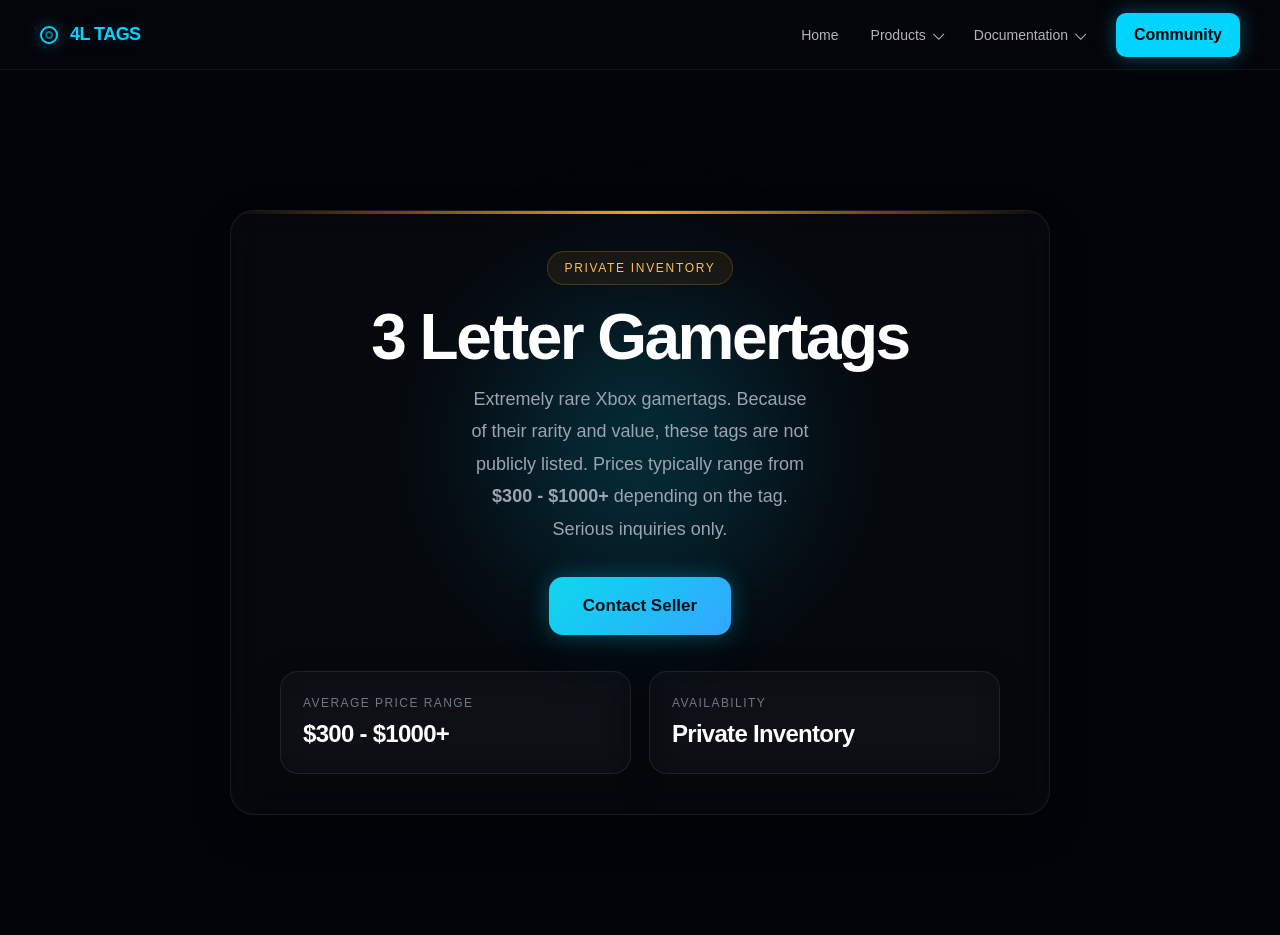
<file: 3l-tags.html>
<!DOCTYPE html>
<html lang="en">
<head>
<meta charset="UTF-8">
  <meta name="viewport" content="width=device-width, initial-scale=1.0">
  <title>3 Letter Gamertags - Private Inventory</title>
  <link rel="icon" type="image/png" href="assets/images/favicon.png">
<link rel="stylesheet" href="assets/css/style.css">
</head>
<body class="private-inventory-page">
  <nav class="site-nav" aria-label="Primary">
    <div class="nav-inner">
      <a class="nav-brand" href="index.html" aria-label="4L Tags Home">
        <span class="nav-brand-mark"></span>
        <span class="nav-brand-text">4L TAGS</span>
      </a>
      <button class="nav-toggle" type="button" aria-expanded="false" aria-controls="nav-menu" aria-label="Toggle navigation">
        <span></span>
        <span></span>
        <span></span>
      </button>
      <div class="nav-menu" id="nav-menu">
        <a class="nav-link" href="index.html">Home</a>
        <div class="nav-item">
          <button class="nav-link nav-link-button" type="button" aria-expanded="false">
            Products
            <span class="nav-caret"></span>
          </button>
          <div class="nav-dropdown">
            <a href="index.html#market-categories">Marketplace</a>
            <a href="3l-tags.html">3 Letter Tags</a>
          </div>
        </div>
        <div class="nav-item">
          <button class="nav-link nav-link-button" type="button" aria-expanded="false">
            Documentation
            <span class="nav-caret"></span>
          </button>
          <div class="nav-dropdown">
            <a href="index.html#faq-anchor">FAQ</a>
            <a href="index.html#how-it-works">Swap Process</a>
          </div>
        </div>
        <a class="nav-cta" href="https://discord.com/users/820729520754524161" target="_blank" rel="noopener noreferrer">Community</a>
      </div>
    </div>
  </nav>

  <div id="cursor-light" aria-hidden="true"></div>

  <main class="private-inventory-section">
    <section class="private-inventory-card">
      <div class="private-inventory-kicker">Private Inventory</div>
      <h1 class="private-inventory-title">3 Letter Gamertags</h1>
      <p class="private-inventory-text">
        Extremely rare Xbox gamertags. Because of their rarity and value, these tags are not publicly listed.
        Prices typically range from <strong>$300 - $1000+</strong> depending on the tag. Serious inquiries only.
      </p>
      <div class="private-inventory-actions">
        <a class="contact-button" href="https://discord.com/users/820729520754524161" target="_blank" rel="noopener noreferrer">Contact Seller</a>
      </div>
      <div class="private-summary-grid">
        <div class="private-summary-card">
          <div class="private-summary-label">Average Price Range</div>
          <div class="private-summary-value">$300 - $1000+</div>
        </div>
        <div class="private-summary-card">
          <div class="private-summary-label">Availability</div>
          <div class="private-summary-value">Private Inventory</div>
        </div>
      </div>
    </section>
  </main>

  <script>
    const navToggle = document.querySelector('.nav-toggle');
    const navMenu = document.getElementById('nav-menu');
    const navButtons = document.querySelectorAll('.nav-link-button');
    const cursorLight = document.getElementById('cursor-light');

    if (navToggle && navMenu) {
      navToggle.addEventListener('click', () => {
        const expanded = navToggle.getAttribute('aria-expanded') === 'true';
        navToggle.setAttribute('aria-expanded', String(!expanded));
        navMenu.classList.toggle('open');
      });
    }

    navButtons.forEach((button) => {
      button.addEventListener('click', () => {
        if (window.innerWidth > 900) {
          return;
        }

        const item = button.closest('.nav-item');
        const expanded = button.getAttribute('aria-expanded') === 'true';
        navButtons.forEach((other) => {
          if (other !== button) {
            other.setAttribute('aria-expanded', 'false');
            other.closest('.nav-item')?.classList.remove('open');
          }
        });
        button.setAttribute('aria-expanded', String(!expanded));
        item?.classList.toggle('open');
      });
    });

    document.addEventListener('mousemove', (e) => {
      if (!cursorLight) {
        return;
      }

      cursorLight.style.left = e.clientX + 'px';
      cursorLight.style.top = e.clientY + 'px';
    });
  </script>
</body>
</html>
</file>
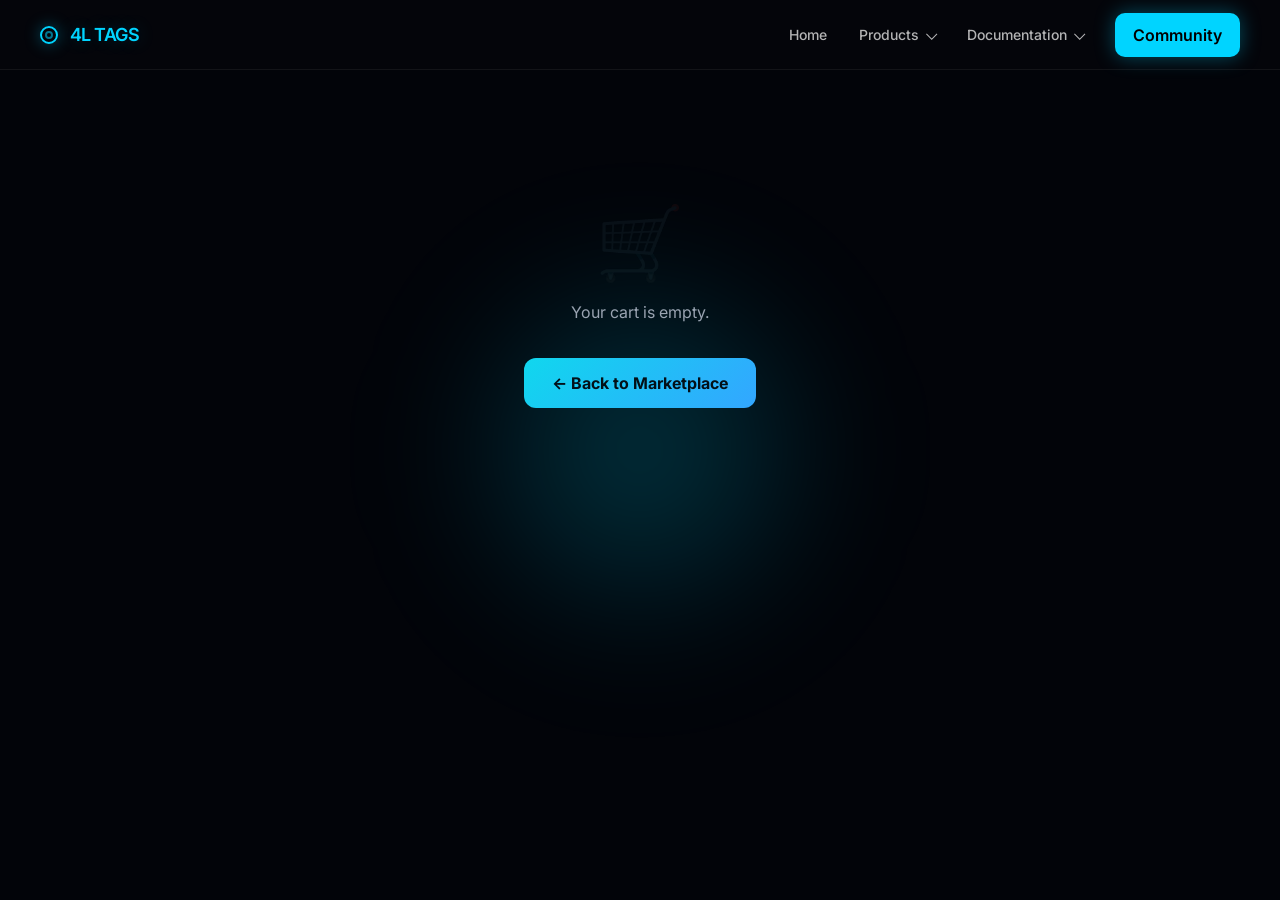
<file: checkout.html>
<!DOCTYPE html>
<html lang="en">
<head>
<meta charset="UTF-8">
<meta name="viewport" content="width=device-width, initial-scale=1.0">
<title>Checkout — 4L Tags</title>
<link rel="icon" type="image/png" href="assets/images/favicon.png">
<link rel="preconnect" href="https://fonts.googleapis.com">
<link rel="preconnect" href="https://fonts.gstatic.com" crossorigin>
<link href="https://fonts.googleapis.com/css2?family=Inter:wght@400;500;600;700;800&display=swap" rel="stylesheet">
<link rel="stylesheet" href="assets/css/style.css">
<style>
/* ── Checkout page layout ── */
.checkout-page {
  width: min(calc(100% - 48px), 1100px);
  margin: 0 auto;
  padding: 48px 0 100px;
}

.checkout-back {
  display: inline-flex;
  align-items: center;
  gap: 8px;
  color: var(--accent);
  text-decoration: none;
  font-size: 13px;
  font-weight: 500;
  letter-spacing: 0.06em;
  text-transform: uppercase;
  margin-bottom: 40px;
  transition: opacity 180ms;
}
.checkout-back:hover { opacity: 0.7; }
.checkout-back::before { content: "\2190"; font-size: 15px; }

.checkout-heading {
  text-align: center;
  margin-bottom: 48px;
}
.checkout-heading h1 {
  margin: 0 0 10px;
  font-size: clamp(2rem, 4.5vw, 2.8rem);
  font-weight: 800;
  letter-spacing: -0.04em;
  background: linear-gradient(90deg, #00d4ff 0%, #4f7cff 50%, #00d4ff 100%);
  background-size: 200% auto;
  -webkit-background-clip: text;
  background-clip: text;
  color: transparent;
  -webkit-text-fill-color: transparent;
  animation: gradientShift 6s linear infinite;
}
.checkout-heading p {
  color: var(--muted);
  font-size: 16px;
}

.checkout-grid {
  display: grid;
  grid-template-columns: 1fr 1fr;
  gap: 24px;
  align-items: start;
}

/* ── Panel — reuses the same border/bg/backdrop as .info-card ── */
.co-panel {
  position: relative;
  overflow: hidden;
  border: 1px solid var(--border);
  background: var(--panel);
  box-shadow: var(--shadow-md);
  backdrop-filter: blur(20px);
  border-radius: var(--radius-lg);
  padding: 30px 28px;
}
.co-panel::before {
  content: "";
  position: absolute;
  left: 0; right: 0; top: 0;
  height: 1px;
  background: linear-gradient(90deg, transparent, rgba(0, 212, 255, 0.38), transparent);
}
.co-panel-title {
  margin: 0 0 26px;
  font-size: 18px;
  font-weight: 700;
  letter-spacing: -0.02em;
  color: #ffffff;
}

/* ── Order summary table ── */
.order-table {
  border: 1px solid var(--border);
  border-radius: var(--radius-md);
  background: rgba(0, 0, 0, 0.22);
  overflow: hidden;
  margin-bottom: 22px;
}
.order-row {
  display: flex;
  justify-content: space-between;
  align-items: center;
  padding: 13px 18px;
  font-size: 14px;
  border-bottom: 1px solid rgba(255, 255, 255, 0.04);
}
.order-row:last-child { border-bottom: none; }
.order-row .lbl { color: var(--muted); }
.order-row .val { font-weight: 600; color: #ffffff; }
.order-row.total-row {
  background: rgba(0, 212, 255, 0.05);
  border-top: 1px solid rgba(0, 212, 255, 0.14);
}
.order-row.total-row .lbl { font-size: 15px; font-weight: 700; color: #ffffff; }
.order-row.total-row .val {
  font-size: 22px;
  font-weight: 800;
  color: var(--accent);
  text-shadow: 0 0 18px rgba(0, 212, 255, 0.38);
}

.co-tag-badge {
  display: inline-flex;
  align-items: center;
  padding: 3px 12px;
  border-radius: 999px;
  border: 1px solid rgba(0, 212, 255, 0.28);
  background: rgba(0, 212, 255, 0.07);
  color: var(--accent);
  font-size: 12px;
  font-weight: 700;
  letter-spacing: 0.1em;
  text-transform: uppercase;
}

.co-trust {
  display: flex;
  flex-wrap: wrap;
  justify-content: center;
  gap: 18px;
  padding-top: 4px;
}
.co-trust span {
  display: flex;
  align-items: center;
  gap: 5px;
  font-size: 12px;
  color: var(--muted);
  letter-spacing: 0.04em;
}
.co-trust span::before { content: "\2713"; color: var(--accent); font-weight: 700; }

/* ── Form fields — mirrors #searchInput from style.css ── */
.co-form-group { margin-bottom: 20px; }
.co-label {
  display: block;
  font-size: 12px;
  font-weight: 600;
  letter-spacing: 0.1em;
  text-transform: uppercase;
  color: var(--muted);
  margin-bottom: 9px;
}
.co-label .req { color: var(--accent); margin-left: 2px; }

.co-input {
  width: 100%;
  height: 50px;
  padding: 0 16px;
  border: 1px solid rgba(255, 255, 255, 0.06);
  border-radius: var(--radius-md);
  background: rgba(255, 255, 255, 0.02);
  color: var(--text);
  font-size: 15px;
  font-family: var(--font-main);
  outline: none;
  box-sizing: border-box;
  transition: border-color 180ms ease, box-shadow 180ms ease, background 180ms ease;
}
.co-input::placeholder { color: var(--muted-2); }
.co-input:focus {
  border-color: rgba(0, 212, 255, 0.42);
  background: rgba(255, 255, 255, 0.03);
  box-shadow: 0 0 0 3px rgba(0, 212, 255, 0.08), 0 0 24px rgba(0, 212, 255, 0.08);
}
.co-input.error {
  border-color: rgba(255, 80, 80, 0.55);
  box-shadow: 0 0 0 3px rgba(255, 80, 80, 0.08);
}

.co-textarea {
  width: 100%;
  min-height: 96px;
  padding: 13px 16px;
  border: 1px solid rgba(255, 255, 255, 0.06);
  border-radius: var(--radius-md);
  background: rgba(255, 255, 255, 0.02);
  color: var(--text);
  font-size: 15px;
  font-family: var(--font-main);
  outline: none;
  resize: vertical;
  box-sizing: border-box;
  transition: border-color 180ms ease, box-shadow 180ms ease, background 180ms ease;
}
.co-textarea::placeholder { color: var(--muted-2); }
.co-textarea:focus {
  border-color: rgba(0, 212, 255, 0.42);
  background: rgba(255, 255, 255, 0.03);
  box-shadow: 0 0 0 3px rgba(0, 212, 255, 0.08), 0 0 24px rgba(0, 212, 255, 0.08);
}

/* ── Payment selector ── */
.co-payment-grid {
  display: grid;
  grid-template-columns: repeat(3, 1fr);
  gap: 10px;
}
.co-pay-btn {
  display: flex;
  flex-direction: column;
  align-items: center;
  justify-content: center;
  gap: 9px;
  padding: 16px 8px;
  border: 1px solid rgba(255, 255, 255, 0.08);
  border-radius: var(--radius-md);
  background: rgba(255, 255, 255, 0.02);
  color: rgba(255, 255, 255, 0.55);
  font-size: 13px;
  font-weight: 600;
  font-family: var(--font-main);
  cursor: pointer;
  transition: border-color 180ms, background 180ms, color 180ms, box-shadow 180ms;
}
.co-pay-btn:hover {
  border-color: rgba(0, 212, 255, 0.3);
  color: #ffffff;
  background: rgba(0, 212, 255, 0.04);
}
.co-pay-btn.active {
  border-color: var(--accent);
  background: rgba(0, 212, 255, 0.1);
  color: var(--accent);
  box-shadow: 0 0 16px rgba(0, 212, 255, 0.18);
}
.co-pay-icon { font-size: 20px; line-height: 1; }
.co-pay-icon svg { width: 22px; height: 22px; display: block; }

/* ── Complete Order button — same gradient as .hero-cta-primary ── */
.co-submit-btn {
  display: flex;
  align-items: center;
  justify-content: center;
  width: 100%;
  min-height: 58px;
  margin-top: 26px;
  border: none;
  border-radius: 14px;
  background: linear-gradient(135deg, #10d7ee, #19c7f4 35%, #33a6ff 100%);
  color: #031018;
  font-size: 17px;
  font-weight: 700;
  font-family: var(--font-main);
  letter-spacing: -0.01em;
  cursor: pointer;
  box-shadow: 0 0 24px rgba(0, 212, 255, 0.32), 0 14px 34px rgba(0, 0, 0, 0.2);
  transition: transform 180ms ease, box-shadow 180ms ease;
}
.co-submit-btn:hover {
  transform: translateY(-2px);
  box-shadow: 0 0 40px rgba(0, 212, 255, 0.52);
}
.co-submit-btn:disabled { opacity: 0.5; cursor: not-allowed; transform: none; }
.co-submit-btn.success {
  background: linear-gradient(135deg, #22c55e, #16a34a);
  box-shadow: 0 0 24px rgba(34, 197, 94, 0.35);
}

.co-tos {
  text-align: center;
  font-size: 12px;
  color: var(--muted-2);
  margin-top: 14px;
  line-height: 1.65;
}
.co-tos a { color: var(--accent); text-decoration: none; }
.co-tos a:hover { text-decoration: underline; }

/* ── Empty cart ── */
.co-empty {
  text-align: center;
  padding: 80px 24px;
  color: var(--muted);
}
.co-empty .co-big {
  display: block;
  font-size: 72px;
  color: rgba(255, 255, 255, 0.06);
  font-weight: 900;
  margin-bottom: 16px;
}
.co-empty a {
  display: inline-flex;
  align-items: center;
  justify-content: center;
  margin-top: 20px;
  min-height: 50px;
  padding: 0 28px;
  border-radius: 12px;
  background: linear-gradient(135deg, #10d7ee, #33a6ff);
  color: #031018;
  font-weight: 700;
  text-decoration: none;
}

@media (max-width: 820px) {
  .checkout-grid { grid-template-columns: 1fr; }
  .checkout-page { padding: 28px 0 80px; }
}
</style>
</head>

<body class="tag-page">
<nav class="site-nav" aria-label="Primary">
  <div class="nav-inner">
    <a class="nav-brand" href="index.html" aria-label="4L Tags Home">
      <span class="nav-brand-mark"></span>
      <span class="nav-brand-text">4L TAGS</span>
    </a>
    <button class="nav-toggle" type="button" aria-expanded="false" aria-controls="nav-menu" aria-label="Toggle navigation">
      <span></span><span></span><span></span>
    </button>
    <div class="nav-menu" id="nav-menu">
      <a class="nav-link" href="index.html">Home</a>
      <div class="nav-item">
        <button class="nav-link nav-link-button" type="button" aria-expanded="false">
          Products <span class="nav-caret"></span>
        </button>
        <div class="nav-dropdown">
          <a href="index.html#gridContainer">Marketplace</a>
        </div>
      </div>
      <div class="nav-item">
        <button class="nav-link nav-link-button" type="button" aria-expanded="false">
          Documentation <span class="nav-caret"></span>
        </button>
        <div class="nav-dropdown">
          <a href="index.html#faq-anchor">FAQ</a>
          <a href="index.html#how-it-works">Swap Process</a>
        </div>
      </div>
      <a class="nav-cta" href="https://discord.com/users/820729520754524161" target="_blank" rel="noopener noreferrer">Community</a>
    </div>
  </div>
</nav>

<div id="cursor-light" aria-hidden="true"></div>

<main class="checkout-page" id="checkoutRoot"></main>

<script>
/* ── Nav (identical pattern on every page) ── */
const _nav         = document.querySelector('.site-nav');
const _navToggle   = document.querySelector('.nav-toggle');
const _navMenu     = document.querySelector('.nav-menu');
const _navItems    = document.querySelectorAll('.nav-item');
const _cursorLight = document.getElementById('cursor-light');

if (_navToggle && _navMenu) {
  _navToggle.addEventListener('click', () => {
    const isOpen = _navMenu.classList.toggle('open');
    _navToggle.setAttribute('aria-expanded', String(isOpen));
  });
}
_navItems.forEach(item => {
  const trigger = item.querySelector('.nav-link-button');
  if (!trigger) return;
  trigger.addEventListener('click', () => {
    if (window.innerWidth > 900) return;
    const isOpen = item.classList.toggle('open');
    trigger.setAttribute('aria-expanded', String(isOpen));
  });
});
document.addEventListener('click', e => {
  if (!_nav || _nav.contains(e.target)) return;
  _navMenu?.classList.remove('open');
  _navToggle?.setAttribute('aria-expanded', 'false');
  _navItems.forEach(item => {
    item.classList.remove('open');
    item.querySelector('.nav-link-button')?.setAttribute('aria-expanded', 'false');
  });
});
document.addEventListener('mousemove', e => {
  if (!_cursorLight) return;
  _cursorLight.style.left = e.clientX + 'px';
  _cursorLight.style.top  = e.clientY + 'px';
});

/* ── Checkout ── */
const root    = document.getElementById('checkoutRoot');
const cartRaw = localStorage.getItem('cart');

if (!cartRaw) {
  root.innerHTML = `
    <div class="co-empty">
      <span class="co-big">&#128722;</span>
      <p>Your cart is empty.</p>
      <a href="index.html">&larr; Back to Marketplace</a>
    </div>`;
} else {
  const cart  = JSON.parse(cartRaw);
  const tag   = cart.tag   || '';
  const price = parseFloat(cart.price) || 0;

  const TAX   = 0.08;
  const sub   = price;
  const tax   = +(sub * TAX).toFixed(2);
  const total = +(sub + tax).toFixed(2);
  const fmt   = n => '&pound;' + n.toFixed(2);

  root.innerHTML = `
    <a class="checkout-back" href="javascript:history.back()">Back to tag</a>

    <div class="checkout-heading">
      <h1>Order Summary</h1>
      <p>Complete your order details below</p>
    </div>

    <div class="checkout-grid">

      <div class="co-panel">
        <h2 class="co-panel-title">Order Details</h2>
        <div class="order-table">
          <div class="order-row">
            <span class="lbl">Service:</span>
            <span class="val">Rare Gamertag</span>
          </div>
          <div class="order-row">
            <span class="lbl">Tag:</span>
            <span class="val"><span class="co-tag-badge">${tag.toUpperCase()}</span></span>
          </div>
          <div class="order-row">
            <span class="lbl">Quantity:</span>
            <span class="val">1 gamertag</span>
          </div>
          <div class="order-row">
            <span class="lbl">Subtotal:</span>
            <span class="val">${fmt(sub)}</span>
          </div>
          <div class="order-row">
            <span class="lbl">Tax (8%):</span>
            <span class="val">${fmt(tax)}</span>
          </div>
          <div class="order-row total-row">
            <span class="lbl">Total:</span>
            <span class="val">${fmt(total)}</span>
          </div>
        </div>
        <div class="co-trust">
          <span>Secure checkout</span>
          <span>Instant delivery</span>
          <span>24/7 support</span>
        </div>
      </div>

      <div class="co-panel">
        <h2 class="co-panel-title">Customer Information</h2>

        <div class="co-form-group">
          <label class="co-label" for="coEmail">Email Address <span class="req">*</span></label>
          <input class="co-input" type="email" id="coEmail"
                 placeholder="your@email.com" autocomplete="email">
        </div>

        <div class="co-form-group">
          <label class="co-label" for="coNotes">
            Special Instructions
            <span style="color:var(--muted-2);text-transform:none;font-weight:400">(optional)</span>
          </label>
          <textarea class="co-textarea" id="coNotes"
                    placeholder="Any special requests or instructions..."></textarea>
        </div>

        <div class="co-form-group">
          <label class="co-label">Payment Method <span class="req">*</span></label>
          <div class="co-payment-grid" id="paymentGrid">
            <button class="co-pay-btn active" data-method="Card" type="button">
              <span class="co-pay-icon">
                <svg viewBox="0 0 24 24" fill="none" stroke="currentColor"
                     stroke-width="1.8" stroke-linecap="round" stroke-linejoin="round">
                  <rect x="2" y="5" width="20" height="14" rx="2"/>
                  <line x1="2" y1="10" x2="22" y2="10"/>
                </svg>
              </span>
              Card
            </button>
            <button class="co-pay-btn" data-method="Google Pay" type="button">
              <span class="co-pay-icon">
                <svg viewBox="0 0 24 24" width="22" height="22">
                  <path d="M12.48 10.92v3.28h7.84c-.24 1.84-.853 3.187-1.787 4.133-1.147 1.147-2.933 2.4-6.053 2.4-4.827 0-8.6-3.893-8.6-8.72s3.773-8.72 8.6-8.72c2.6 0 4.507 1.027 5.907 2.347l2.307-2.307C18.747 1.44 16.133 0 12.48 0 5.867 0 .307 5.387.307 12s5.56 12 12.173 12c3.573 0 6.267-1.173 8.373-3.36 2.16-2.16 2.84-5.213 2.84-7.667 0-.76-.053-1.467-.173-2.053H12.48z" fill="currentColor"/>
                </svg>
              </span>
              Google Pay
            </button>
            <button class="co-pay-btn" data-method="Other" type="button">
              <span class="co-pay-icon" style="font-size:18px;letter-spacing:3px">&middot;&middot;&middot;</span>
              Other
            </button>
          </div>
        </div>

        <button class="co-submit-btn" id="completeBtn" type="button">
          Complete Order &mdash; ${fmt(total)}
        </button>

        <p class="co-tos">
          By completing this purchase you agree to our
          <a href="index.html#faq-anchor">Terms of Service</a> and
          <a href="index.html#faq-anchor">Privacy Policy</a>.
        </p>
      </div>

    </div>`;

  /* Payment toggle */
  const payGrid = document.getElementById('paymentGrid');
  payGrid.addEventListener('click', e => {
    const btn = e.target.closest('.co-pay-btn');
    if (!btn) return;
    payGrid.querySelectorAll('.co-pay-btn').forEach(b => b.classList.remove('active'));
    btn.classList.add('active');
  });

  /* Complete Order */
  const completeBtn = document.getElementById('completeBtn');
  const emailInput  = document.getElementById('coEmail');

  completeBtn.addEventListener('click', () => {
    const email  = emailInput.value.trim();
    const notes  = document.getElementById('coNotes').value.trim();
    const method = payGrid.querySelector('.co-pay-btn.active')?.dataset.method || 'Not specified';

    if (!email) {
      emailInput.classList.add('error');
      emailInput.focus();
      setTimeout(() => emailInput.classList.remove('error'), 2200);
      return;
    }

    const lines = [
      '\uD83C\uDFAE New Tag Order \u2014 4L Tags',
      '',
      'Tag:   ' + tag.toUpperCase(),
      'Price: \u00A3' + total.toFixed(2) + ' (incl. 8% tax)',
      'Pay:   ' + method,
      'Email: ' + email,
    ];
    if (notes) lines.push('Notes: ' + notes);

    localStorage.removeItem('cart');

    window.open('https://discord.com/users/820729520754524161', '_blank');

    completeBtn.textContent = '\u2713 Order sent \u2014 check Discord DM';
    completeBtn.classList.add('success');
    completeBtn.disabled = true;
  });
}
</script>
</body>
</html>
</file>
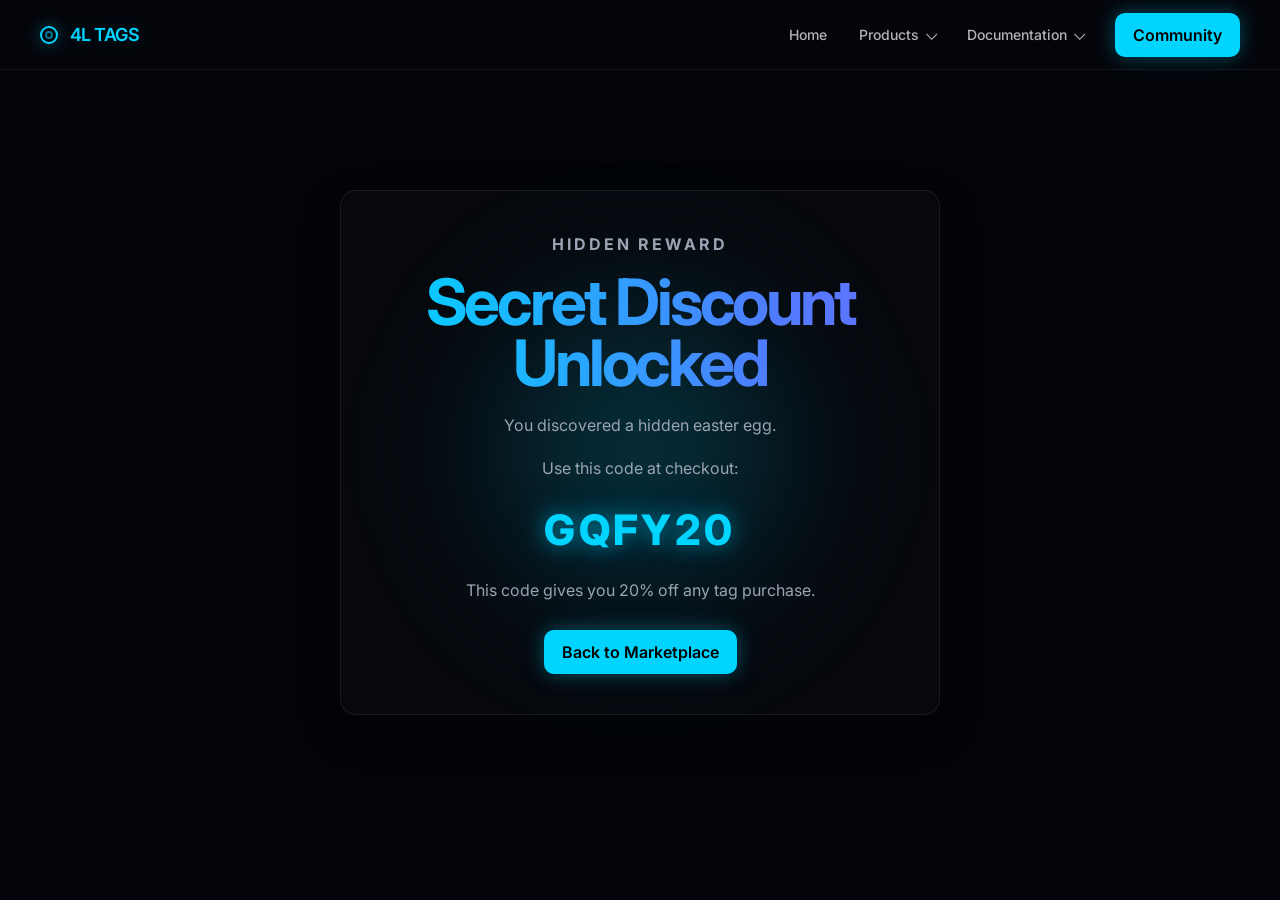
<file: secret-discount.html>
<!DOCTYPE html>
<html lang="en">
<head>
<meta charset="UTF-8">
<meta name="viewport" content="width=device-width, initial-scale=1.0">
<title>Secret Discount - 4L TAGS</title>
<link rel="preconnect" href="https://fonts.googleapis.com">
<link rel="preconnect" href="https://fonts.gstatic.com" crossorigin>
<link href="https://fonts.googleapis.com/css2?family=Inter:wght@400;500;600;700;800&display=swap" rel="stylesheet">
<link rel="icon" type="image/png" href="assets/images/favicon.png">
<link rel="stylesheet" href="assets/css/style.css">
</head>
<body class="secret-page">
<div id="cursor-light" aria-hidden="true"></div>

<nav class="site-nav" aria-label="Primary">
  <div class="nav-inner">
    <a class="nav-brand" href="index.html" aria-label="4L Tags Home">
      <span class="nav-brand-mark"></span>
      <span class="nav-brand-text">4L TAGS</span>
    </a>
    <button class="nav-toggle" type="button" aria-expanded="false" aria-controls="nav-menu" aria-label="Toggle navigation">
      <span></span>
      <span></span>
      <span></span>
    </button>
    <div class="nav-menu" id="nav-menu">
      <a class="nav-link" href="index.html">Home</a>
      <div class="nav-item">
        <button class="nav-link nav-link-button" type="button" aria-expanded="false">
          Products
          <span class="nav-caret"></span>
        </button>
        <div class="nav-dropdown">
          <a href="index.html#gridContainer">Marketplace</a>
          <a href="tag.html?tag=Gqfy">Featured Tag</a>
        </div>
      </div>
      <div class="nav-item">
        <button class="nav-link nav-link-button" type="button" aria-expanded="false">
          Documentation
          <span class="nav-caret"></span>
        </button>
        <div class="nav-dropdown">
          <a href="index.html#faq-anchor">FAQ</a>
          <a href="index.html#how-it-works">Swap Process</a>
        </div>
      </div>
      <a class="nav-cta" href="https://discord.com/users/820729520754524161" target="_blank" rel="noopener noreferrer">Community</a>
    </div>
  </div>
</nav>

<main class="discount-shell">
  <section class="discount-card">
    <p class="discount-kicker">Hidden Reward</p>
    <h1 class="discount-title">Secret Discount Unlocked</h1>
    <p>You discovered a hidden easter egg.</p>
    <p>Use this code at checkout:</p>
    <div class="discount-code">GQFY20</div>
    <p>This code gives you 20% off any tag purchase.</p>
    <a class="nav-cta discount-back" href="index.html">Back to Marketplace</a>
  </section>
</main>

<script>
const nav = document.querySelector('.site-nav');
const navToggle = document.querySelector('.nav-toggle');
const navMenu = document.querySelector('.nav-menu');
const navItems = document.querySelectorAll('.nav-item');
const cursorLight = document.getElementById('cursor-light');

if (navToggle && navMenu) {
  navToggle.addEventListener('click', () => {
    const isOpen = navMenu.classList.toggle('open');
    navToggle.setAttribute('aria-expanded', String(isOpen));
  });
}

navItems.forEach(item => {
  const trigger = item.querySelector('.nav-link-button');
  if (!trigger) return;

  trigger.addEventListener('click', () => {
    if (window.innerWidth > 900) return;
    const isOpen = item.classList.toggle('open');
    trigger.setAttribute('aria-expanded', String(isOpen));
  });
});

document.addEventListener('click', event => {
  if (!nav || nav.contains(event.target)) return;
  navMenu?.classList.remove('open');
  navToggle?.setAttribute('aria-expanded', 'false');
  navItems.forEach(item => {
    item.classList.remove('open');
    item.querySelector('.nav-link-button')?.setAttribute('aria-expanded', 'false');
  });
});

document.addEventListener('mousemove', event => {
  if (!cursorLight) return;
  cursorLight.style.left = event.clientX + 'px';
  cursorLight.style.top = event.clientY + 'px';
});
</script>
</body>
</html>
</file>
<file: assets/css/style.css>
:root {
  --bg: #0a0a0a;
  --panel: rgba(255, 255, 255, 0.02);
  --panel-strong: rgba(8, 12, 18, 0.9);
  --border: rgba(255, 255, 255, 0.08);
  --accent: #00d4ff;
  --text: #ffffff;
  --muted: #9aa4b2;
  --muted-2: #6e7885;
  --hero-gradient: linear-gradient(90deg, #a7a38f 0%, #24cfb5 26%, #2fc0ff 52%, #5d7dff 72%, #8b37ff 100%);
  --shadow-lg: 0 28px 90px rgba(0, 0, 0, 0.42);
  --shadow-md: 0 16px 40px rgba(0, 0, 0, 0.24);
  --radius-lg: 18px;
  --radius-md: 14px;
  --radius-sm: 12px;
  --max-width: 1200px;
  --font-main: "Inter", sans-serif;
}

@font-face {
  font-family: "Basique";
  src: url("../fonts/Basique.woff2") format("woff2");
  font-weight: 900;
  font-style: normal;
  font-display: swap;
}

* {
  box-sizing: border-box;
}

html {
  scroll-behavior: smooth;
}

body {
  margin: 0;
  min-height: 100vh;
  font-family: var(--font-main);
  color: #ffffff;
  position: relative;
  background: #020409;
  overflow-x: hidden;
  isolation: isolate;
}

body::before {
  content: none;
}

body::after {
  content: none;
}

#cursor-light {
  position: fixed;
  left: 50%;
  top: 50%;
  width: 500px;
  height: 500px;
  background: radial-gradient(circle, rgba(0, 212, 255, 0.25), transparent 60%);
  pointer-events: none;
  transform: translate(-50%, -50%);
  filter: blur(60px);
  z-index: -1;
}

a,
button,
input {
  font: inherit;
}

.site-nav {
  position: sticky;
  top: 0;
  z-index: 1000;
  height: 70px;
  background: rgba(5, 7, 11, 0.85);
  backdrop-filter: blur(10px);
  border-bottom: 1px solid rgba(255, 255, 255, 0.06);
}

.nav-inner {
  width: min(calc(100% - 48px), var(--max-width));
  height: 100%;
  margin: 0 auto;
  display: flex;
  align-items: center;
  justify-content: space-between;
  gap: 24px;
}

.nav-brand {
  display: inline-flex;
  align-items: center;
  gap: 12px;
  color: var(--accent);
  text-decoration: none;
  text-shadow: 0 0 18px rgba(0, 212, 255, 0.22);
}

.nav-brand-mark {
  position: relative;
  width: 18px;
  height: 18px;
  border: 2px solid currentColor;
  border-radius: 999px;
  box-shadow: 0 0 16px rgba(0, 212, 255, 0.35);
}

.nav-brand-mark::before {
  content: "";
  position: absolute;
  inset: 3px;
  border: 2px solid currentColor;
  border-radius: 999px;
  opacity: 0.55;
}

.nav-brand-text {
  font-size: 18px;
  font-weight: 600;
  letter-spacing: -0.03em;
}

.nav-menu {
  display: flex;
  align-items: center;
  gap: 32px;
  margin-left: auto;
}

.nav-item {
  position: relative;
}

.nav-link,
.nav-link-button {
  display: inline-flex;
  align-items: center;
  gap: 8px;
  min-height: 44px;
  padding: 0;
  border: 0;
  background: transparent;
  color: rgba(255, 255, 255, 0.7);
  font-size: 14px;
  font-weight: 500;
  text-decoration: none;
  cursor: pointer;
  transition: color 0.2s ease;
}

.nav-link:hover,
.nav-link-button:hover,
.nav-item:hover > .nav-link-button,
.nav-item.open > .nav-link-button {
  color: #ffffff;
}

.nav-caret {
  width: 8px;
  height: 8px;
  border-right: 1.5px solid currentColor;
  border-bottom: 1.5px solid currentColor;
  transform: rotate(45deg) translateY(-1px);
  transition: transform 180ms ease;
}

.nav-item.open .nav-caret {
  transform: rotate(225deg) translateY(-1px);
}

.nav-dropdown {
  position: absolute;
  top: calc(100% + 10px);
  left: 50%;
  min-width: 190px;
  padding: 10px;
  display: grid;
  gap: 6px;
  border-radius: 14px;
  border: 1px solid rgba(255, 255, 255, 0.08);
  background: rgba(9, 12, 18, 0.94);
  backdrop-filter: blur(14px);
  box-shadow: var(--shadow-md);
  opacity: 0;
  visibility: hidden;
  transform: translate(-50%, 8px);
  transition: opacity 180ms ease, transform 180ms ease, visibility 180ms ease;
}

.nav-dropdown a {
  display: block;
  padding: 10px 12px;
  border-radius: 10px;
  color: rgba(255, 255, 255, 0.78);
  text-decoration: none;
  transition: background 180ms ease, color 180ms ease;
}

.nav-dropdown a:hover {
  background: rgba(255, 255, 255, 0.05);
  color: #ffffff;
}

.nav-item:hover .nav-dropdown,
.nav-item:focus-within .nav-dropdown,
.nav-item.open .nav-dropdown {
  opacity: 1;
  visibility: visible;
  transform: translate(-50%, 0);
}

.nav-cta {
  display: inline-flex;
  align-items: center;
  justify-content: center;
  min-height: 44px;
  padding: 10px 18px;
  border-radius: 10px;
  background: var(--accent);
  color: #000000;
  text-decoration: none;
  font-weight: 600;
  box-shadow: 0 0 20px rgba(0, 212, 255, 0.35);
  transition: transform 180ms ease, box-shadow 180ms ease, filter 180ms ease;
}

.nav-cta:hover {
  transform: translateY(-1px);
  filter: brightness(1.04);
  box-shadow: 0 0 28px rgba(0, 212, 255, 0.5);
}

.nav-toggle {
  display: none;
  width: 44px;
  height: 44px;
  padding: 0;
  border: 1px solid rgba(255, 255, 255, 0.08);
  border-radius: 12px;
  background: rgba(255, 255, 255, 0.03);
  color: #ffffff;
  cursor: pointer;
}

.nav-toggle span {
  display: block;
  width: 18px;
  height: 1.5px;
  margin: 4px auto;
  background: currentColor;
  border-radius: 999px;
}

.market-page .wrapper,
.tag-page .page {
  position: relative;
  z-index: 1;
}

.market-page .wrapper {
  width: 100%;
  margin: 0 0 80px;
}

.logo-tag,
.designer-tag,
.filter-label,
.result-info,
.section-count,
.hiw-label,
.hiw-faq-link,
.trust-value,
footer,
.tag-length,
.rarity-badge,
.info-label,
.rule-pill,
.tier-name,
.current-marker,
.back-btn,
#copy-toast,
#contact-fab,
.loader-label {
  text-transform: uppercase;
  letter-spacing: 0.15em;
}

.logo-tag,
.designer-tag,
.filter-label,
.result-info,
.section-count,
.hiw-label,
.info-label,
.trust-value,
.tag-length,
.tier-name,
.back-btn {
  font-size: 12px;
  color: var(--muted);
}

.logo-tag,
.hiw-label,
.rarity-badge,
.current-marker {
  color: var(--accent);
}

.market-page header {
  position: relative;
  padding: 170px 24px 150px;
  min-height: 86vh;
  display: flex;
  flex-direction: column;
  align-items: center;
  justify-content: center;
  text-align: center;
}

.hero {
  position: relative;
  width: 100%;
  min-height: 90vh;
  display: flex;
  align-items: center;
  justify-content: center;
  padding: 120px 20px;
  overflow: visible;
  background:
    radial-gradient(1200px 800px at 20% 30%, rgba(0, 150, 255, 0.12), transparent 60%),
    radial-gradient(900px 700px at 80% 20%, rgba(120, 0, 255, 0.12), transparent 60%),
    radial-gradient(1000px 800px at 50% 90%, rgba(255, 120, 0, 0.10), transparent 60%),
    #020409;
}

.hero::after {
  content: "";
  position: absolute;
  left: 0;
  right: 0;
  bottom: 0;
  height: 280px;
  background: linear-gradient(
    to bottom,
    rgba(2, 4, 9, 0) 0%,
    rgba(2, 4, 9, 0.35) 30%,
    rgba(2, 4, 9, 0.75) 60%,
    #020409 100%
  );
  pointer-events: none;
}

.hero > * {
  position: relative;
  z-index: 1;
}

.hero-inner {
  width: 100%;
  max-width: 1400px;
  margin: 0 auto;
  text-align: center;
}

.hero-content {
  display: flex;
  flex-direction: column;
  align-items: center;
  text-align: center;
  width: 100%;
  overflow: visible;
}

.logo-tag {
  display: inline-flex;
  align-items: center;
  gap: 10px;
  min-height: 38px;
  padding: 0 18px;
  border: 1px solid rgba(0, 212, 255, 0.14);
  border-radius: 999px;
  background: rgba(0, 212, 255, 0.08);
}

.hero-badge {
  margin-bottom: 32px;
  padding: 10px 22px;
  border-radius: 999px;
  background: rgba(6, 182, 212, 0.12);
  border: 1px solid rgba(6, 182, 212, 0.35);
  color: #22d3ee;
  font-weight: 500;
  letter-spacing: 0.1em;
}

.market-page h1:not(.hero-title),
.tag-title,
.big-text,
.not-found .big {
  margin: 0;
  font-weight: 700;
  letter-spacing: -1px;
  line-height: 0.92;
}

.market-page h1:not(.hero-title) {
  max-width: 9ch;
  margin: 28px auto 18px;
  font-size: clamp(4.5rem, 9vw, 72px);
  background: var(--hero-gradient);
  -webkit-background-clip: text;
  -webkit-text-fill-color: transparent;
}

.hero-badge {
  margin-bottom: 30px;
}

.hero-title {
  font-family: "Basique", sans-serif;
  font-weight: 900;
  font-size: clamp(70px, 8vw, 140px);
  line-height: 1.25;
  padding-bottom: 0.08em;
  letter-spacing: -0.03em;
  white-space: nowrap;
  display: block;
  width: max-content;
  max-width: 100%;
  margin: 0 auto 20px;
  background: linear-gradient(
    90deg,
    #7C5CFF 0%,
    #5B8CFF 20%,
    #32C5FF 40%,
    #00D1C7 60%,
    #FFD23C 80%,
    #FF8A00 100%
  );
  background-size: 100% 100%;
  background-repeat: no-repeat;
  -webkit-background-clip: text;
  background-clip: text;
  color: transparent;
  -webkit-text-fill-color: transparent;
}





.subtitle,
.hiw-desc,
.hiw-step-text,
.faq-answer,
.trust-label,
footer,
.info-card-desc,
.tier-rule,
.not-found,
.no-results {
  color: var(--muted);
}

.subtitle {
  max-width: 34ch;
  margin: 0 auto;
  font-size: 16px;
  line-height: 1.7;
}

.hero-description {
  color: #ffffff;
  font-size: 20px;
  line-height: 1.6;
  max-width: 900px;
  margin: 30px auto 0;
  text-align: center;
}

.designer-tag {
  margin-top: 20px;
  color: var(--muted-2);
}

.hero-actions {
  display: flex;
  align-items: center;
  justify-content: center;
  gap: 16px;
  margin-top: 36px;
  margin-bottom: 20px;
}

.hero-cta {
  display: inline-flex;
  align-items: center;
  justify-content: center;
  min-height: 58px;
  padding: 0 34px;
  border-radius: 14px;
  text-decoration: none;
  font-size: 17px;
  font-weight: 700;
  transition: transform 180ms ease, box-shadow 180ms ease, border-color 180ms ease, background 180ms ease, color 180ms ease;
}

.hero-cta-primary {
  background: linear-gradient(135deg, #10d7ee, #19c7f4 35%, #33a6ff 100%);
  color: #031018;
  box-shadow: 0 0 24px rgba(0, 212, 255, 0.32), 0 14px 34px rgba(0, 0, 0, 0.2);
}

.primary-btn {
  background: linear-gradient(135deg, #06b6d4, #3b82f6);
  padding: 18px 36px;
  border-radius: 16px;
  font-weight: 600;
  box-shadow: 0 0 30px rgba(6, 182, 212, 0.35);
}

.hero-cta-primary:hover {
  transform: translateY(-2px);
  box-shadow: 0 0 34px rgba(0, 212, 255, 0.52);
}

#listing-start {
  scroll-margin-top: 98px;
}

.designer-tag span {
  color: #ffffff;
}

.stats-bar,
.stats-row {
  display: grid;
  grid-template-columns: repeat(3, minmax(0, 1fr));
  gap: 24px;
  margin-top: 40px;
}

.stats-bar {
  max-width: 760px;
  margin-left: auto;
  margin-right: auto;
  margin-top: 56px;
}

.stat,
.stat-card,
.trust-item,
.hiw-inner,
.faq-item,
.tag-card,
.info-card,
.tier-row,
.controls {
  position: relative;
  overflow: hidden;
  border: 1px solid var(--border);
  background: var(--panel);
  box-shadow: var(--shadow-md);
  backdrop-filter: blur(20px);
}

.stat,
.stat-card,
.trust-item {
  border-radius: var(--radius-md);
}

.stat::before,
.hiw-inner::before,
.faq-item::before,
.tag-card::before,
.info-card::before,
.tier-row::before,
.trust-item::before {
  content: "";
  position: absolute;
  left: 0;
  right: 0;
  top: 0;
  height: 1px;
  background: linear-gradient(90deg, transparent, rgba(0, 212, 255, 0.38), transparent);
}

.stat,
.stat-card {
  padding: 20px;
  text-align: center;
}

.stat-num,
.stat-val {
  display: block;
  font-size: clamp(2rem, 3vw, 2.5rem);
  line-height: 1;
  font-weight: 700;
  color: #ffffff;
}

.stat-label,
.stat-lbl {
  display: block;
  margin-top: 10px;
  font-size: 11px;
  color: var(--muted);
  letter-spacing: 0.14em;
  text-transform: uppercase;
}

.controls {
  position: sticky;
  top: 14px;
  z-index: 20;
  display: grid;
  grid-template-columns: minmax(260px, 1fr) auto;
  gap: 14px;
  align-items: center;
  width: min(var(--max-width), calc(100% - 48px));
  margin: 120px auto 0;
  padding: 40px;
  border-radius: var(--radius-md);
}

.search-wrap {
  position: relative;
}

.search-icon {
  position: absolute;
  left: 18px;
  top: 50%;
  transform: translateY(-50%);
  color: var(--accent);
  font-size: 18px;
  pointer-events: none;
}

#searchInput {
  width: 100%;
  height: 54px;
  padding: 0 18px 0 48px;
  border: 1px solid rgba(255, 255, 255, 0.06);
  border-radius: var(--radius-md);
  background: rgba(255, 255, 255, 0.02);
  color: var(--text);
  font-size: 16px;
  outline: none;
  transition: border-color 180ms ease, box-shadow 180ms ease, background 180ms ease;
}

#searchInput::placeholder {
  color: var(--muted-2);
}

#searchInput:focus {
  border-color: rgba(0, 212, 255, 0.42);
  background: rgba(255, 255, 255, 0.03);
  box-shadow: 0 0 0 3px rgba(0, 212, 255, 0.08), 0 0 26px rgba(0, 212, 255, 0.08);
}

.filter-label {
  display: none;
}

.letter-filters {
  display: flex;
  flex-wrap: wrap;
  justify-content: center;
  gap: 8px;
  width: min(var(--max-width), calc(100% - 48px));
  margin: 16px auto 0;
}

.letter-btn,
.clear-btn,
.copy-btn,
.back-btn,
#scroll-top,
#contact-fab {
  transition:
    transform 220ms ease,
    border-color 220ms ease,
    background 220ms ease,
    color 220ms ease,
    box-shadow 220ms ease;
}

.letter-btn,
.clear-btn,
.back-btn,
#scroll-top {
  border: 1px solid var(--border);
  background: rgba(255, 255, 255, 0.02);
  color: var(--text);
}

.letter-btn {
  min-width: 40px;
  height: 38px;
  padding: 0 12px;
  border-radius: var(--radius-sm);
  cursor: pointer;
  color: var(--muted);
  font-size: 13px;
  font-weight: 600;
}

.clear-btn {
  height: 54px;
  padding: 0 20px;
  border-radius: var(--radius-md);
  cursor: pointer;
  white-space: nowrap;
  box-shadow: 0 0 20px rgba(0, 212, 255, 0.35);
}

.letter-btn:hover,
.letter-btn.active,
.clear-btn:hover,
.copy-btn:hover,
.back-btn:hover,
#scroll-top:hover,
#contact-fab:hover {
  transform: translateY(-2px);
  border-color: rgba(0, 212, 255, 0.42);
  box-shadow: 0 0 30px rgba(0, 212, 255, 0.5);
}

.letter-btn.active,
.clear-btn:hover {
  background: rgba(0, 212, 255, 0.08);
  color: #ffffff;
}

.result-info {
  display: flex;
  justify-content: center;
  gap: 10px;
  margin: 20px auto 0;
}

.secret-hint {
  margin: 12px auto 0;
  text-align: center;
  color: var(--muted-2);
  font-size: 13px;
  letter-spacing: 0.08em;
}

.result-count {
  color: var(--accent);
  font-weight: 700;
}

.market-switcher-section,
.how-it-works,
.tag-category,
.faq-section,
.trust-block {
  width: 100%;
  padding: 120px 24px;
}

.market-switcher-intro {
  width: min(var(--max-width), calc(100% - 48px));
  margin: 0 auto 28px;
  text-align: center;
}

.market-switcher-kicker {
  display: inline-flex;
  align-items: center;
  justify-content: center;
  min-height: 34px;
  padding: 0 16px;
  border: 1px solid rgba(0, 212, 255, 0.14);
  border-radius: 999px;
  background: rgba(0, 212, 255, 0.08);
  color: var(--accent);
  font-size: 12px;
  letter-spacing: 0.14em;
  text-transform: uppercase;
}

.market-switcher-title {
  margin: 18px 0 10px;
  font-size: clamp(2.6rem, 4vw, 42px);
  line-height: 1;
  letter-spacing: -0.04em;
}

.market-switcher-desc {
  max-width: 52ch;
  margin: 0 auto;
  color: var(--muted);
  font-size: 16px;
  line-height: 1.75;
}

.market-category-grid {
  width: min(var(--max-width), calc(100% - 48px));
  margin: 0 auto 24px;
  display: grid;
  grid-template-columns: repeat(3, minmax(0, 1fr));
  gap: 16px;
}

.market-category-card {
  position: relative;
  display: grid;
  gap: 10px;
  padding: 24px 22px;
  border-radius: 18px;
  border: 1px solid rgba(255, 255, 255, 0.08);
  background: rgba(255, 255, 255, 0.02);
  text-decoration: none;
  transition: transform 180ms ease, border-color 180ms ease, box-shadow 180ms ease;
}

.market-category-card::before {
  content: "";
  position: absolute;
  left: 0;
  right: 0;
  top: 0;
  height: 2px;
  border-radius: 18px 18px 0 0;
  background: linear-gradient(90deg, transparent, var(--card-accent), transparent);
}

.market-category-card:hover {
  transform: translateY(-4px);
  border-color: rgba(0, 212, 255, 0.24);
  box-shadow: 0 18px 36px rgba(0, 0, 0, 0.2);
}

.market-category-name {
  color: #ffffff;
  font-size: 22px;
  font-weight: 700;
  letter-spacing: -0.03em;
}

.market-category-copy {
  color: var(--muted);
  font-size: 15px;
  line-height: 1.65;
}

.contact-button {
  display: inline-flex;
  align-items: center;
  justify-content: center;
  min-height: 58px;
  padding: 0 34px;
  border-radius: 14px;
  text-decoration: none;
  font-size: 17px;
  font-weight: 700;
  background: linear-gradient(135deg, #10d7ee, #19c7f4 35%, #33a6ff 100%);
  color: #031018;
  box-shadow: 0 0 24px rgba(0, 212, 255, 0.32), 0 14px 34px rgba(0, 0, 0, 0.2);
  transition: transform 180ms ease, box-shadow 180ms ease, border-color 180ms ease, background 180ms ease, color 180ms ease;
}

.contact-button:hover {
  transform: translateY(-2px);
  box-shadow: 0 0 34px rgba(0, 212, 255, 0.52);
}

.tag-category {
  position: relative;
}

.tag-category-primary {
  padding-top: 80px;
}

.tag-category-head {
  width: min(var(--max-width), calc(100% - 48px));
  margin: 0 auto 34px;
  text-align: center;
}

.tag-category-kicker {
  display: inline-flex;
  align-items: center;
  justify-content: center;
  min-height: 34px;
  padding: 0 16px;
  border: 1px solid rgba(0, 212, 255, 0.14);
  border-radius: 999px;
  background: rgba(0, 212, 255, 0.08);
  color: var(--accent);
  font-size: 12px;
  letter-spacing: 0.14em;
  text-transform: uppercase;
}

.tag-category-title {
  margin: 22px 0 10px;
  font-size: clamp(2.5rem, 4vw, 40px);
  line-height: 1;
  letter-spacing: -0.04em;
}

.tag-category-subtitle {
  color: #ffffff;
  font-size: 20px;
  font-weight: 600;
  letter-spacing: -0.02em;
}

.tag-category-desc {
  max-width: 54ch;
  margin: 14px auto 0;
  color: var(--muted);
  font-size: 16px;
  line-height: 1.75;
}

.grid-container {
  width: min(var(--max-width), calc(100% - 48px));
  display: grid;
  gap: 26px;
  margin: 30px auto 0;
}

.inventory-grid {
  width: min(var(--max-width), calc(100% - 48px));
  margin: 0 auto;
  display: grid;
  grid-template-columns: repeat(4, minmax(0, 1fr));
  gap: 14px;
}

.tag-secret {
  color: inherit;
  text-decoration: none;
}

.tag-secret:hover {
  color: var(--accent);
}

.hiw-inner {
  display: grid;
  grid-template-columns: 1fr 1fr;
  gap: 60px;
  width: min(var(--max-width), 100%);
  margin: 0 auto;
  padding: 28px;
  border-radius: var(--radius-md);
}

.hiw-title,
.faq-heading h2 {
  margin: 14px 0 12px;
  font-size: 40px;
  line-height: 1;
  letter-spacing: -0.04em;
}

.hiw-desc,
.hiw-step-text,
.faq-answer p,
.faq-answer ul,
.info-card-desc,
footer,
.not-found p,
.no-results p {
  font-size: 16px;
  line-height: 1.75;
}

.hiw-faq-link {
  display: inline-flex;
  align-items: center;
  gap: 8px;
  margin-top: 10px;
  color: #ffffff;
  text-decoration: none;
}

.hiw-faq-link:hover,
footer span {
  color: var(--accent);
}

.hiw-steps {
  display: grid;
  gap: 12px;
}

.hiw-step {
  display: flex;
  gap: 16px;
  padding: 18px;
  border: 1px solid rgba(255, 255, 255, 0.04);
  border-radius: var(--radius-md);
  background: rgba(255, 255, 255, 0.015);
  transition: transform 220ms ease, border-color 220ms ease, box-shadow 220ms ease;
}

.hiw-step:hover,
.trust-item:hover,
.faq-item:hover,
.stat:hover,
.stat-card:hover,
.tag-item:hover {
  transform: translateY(-4px);
}

.hiw-step:hover {
  border-color: rgba(0, 212, 255, 0.2);
  box-shadow: 0 16px 36px rgba(0, 0, 0, 0.22);
}

.hiw-step-num {
  width: 44px;
  flex: 0 0 auto;
  font-size: 28px;
  line-height: 1;
  font-weight: 700;
  color: var(--accent);
}

.hiw-step-title {
  margin-bottom: 8px;
  font-size: 16px;
  font-weight: 600;
}

.hiw-connector {
  display: none;
}

.section-header {
  display: flex;
  align-items: center;
  gap: 12px;
  margin-bottom: 16px;
  font-size: 40px;
  line-height: 1;
  font-weight: 700;
  letter-spacing: -0.04em;
}

.section-count {
  display: inline-flex;
  align-items: center;
  min-height: 28px;
  padding: 0 12px;
  border: 1px solid rgba(0, 212, 255, 0.12);
  border-radius: 999px;
  background: rgba(0, 212, 255, 0.05);
}

.tag-grid {
  display: grid;
  grid-template-columns: repeat(4, minmax(0, 1fr));
  gap: 14px;
}

.tag-item {
  position: relative;
  padding: 20px 12px;
  border: 1px solid rgba(255, 255, 255, 0.08);
  border-radius: var(--radius-md);
  background: rgba(255, 255, 255, 0.02);
  box-shadow: 0 10px 24px rgba(0, 0, 0, 0.18);
  text-align: center;
  color: #f8fbff;
  cursor: pointer;
  font-size: 18px;
  font-weight: 600;
  letter-spacing: 0.04em;
  animation: card-in 320ms ease both;
}

.tag-item:hover,
.tag-item.copied {
  border-color: rgba(0, 212, 255, 0.38);
}

.tag-item mark {
  color: var(--accent);
  background: transparent;
}

.category-feature {
  position: relative;
  width: min(var(--max-width), calc(100% - 48px));
  margin: 0 auto 24px;
  padding: 28px 30px;
  border: 1px solid rgba(255, 255, 255, 0.08);
  border-radius: 20px;
  background: rgba(8, 10, 14, 0.72);
  backdrop-filter: blur(20px);
  box-shadow: 0 16px 36px rgba(0, 0, 0, 0.18);
}

.category-feature::before {
  content: "";
  position: absolute;
  left: 0;
  right: 0;
  top: 0;
  height: 3px;
  border-radius: 20px 20px 0 0;
  background: linear-gradient(90deg, transparent, var(--card-accent), transparent);
}

.category-feature-title {
  font-size: 24px;
  line-height: 1.1;
  letter-spacing: -0.03em;
  font-weight: 700;
}

.category-feature-subtitle {
  margin-top: 10px;
  color: var(--card-accent);
  font-size: 16px;
  font-weight: 600;
}

.category-feature-text {
  max-width: 70ch;
  margin: 14px 0 0;
  color: var(--muted);
  font-size: 16px;
  line-height: 1.75;
}

.price-note {
  width: min(var(--max-width), calc(100% - 48px));
  margin: 0 auto 18px;
  color: var(--muted-2);
  font-size: 13px;
  line-height: 1.7;
  text-align: center;
  letter-spacing: 0.04em;
}

.inventory-item {
  position: relative;
  padding: 18px 16px;
  border: 1px solid rgba(255, 255, 255, 0.08);
  border-radius: var(--radius-md);
  background: rgba(255, 255, 255, 0.02);
  box-shadow: 0 10px 24px rgba(0, 0, 0, 0.18);
  cursor: pointer;
  transition: transform 220ms ease, border-color 220ms ease, box-shadow 220ms ease;
  animation: card-in 320ms ease both;
}

.inventory-item:hover {
  transform: translateY(-4px);
  border-color: rgba(0, 212, 255, 0.34);
  box-shadow: 0 18px 34px rgba(0, 0, 0, 0.22);
}

.inventory-name {
  color: #f8fbff;
  font-size: 18px;
  font-weight: 700;
  letter-spacing: -0.02em;
  line-height: 1.2;
}

.inventory-meta {
  display: flex;
  align-items: center;
  justify-content: space-between;
  gap: 16px;
  margin-top: 12px;
}

.inventory-price,
.inventory-category {
  font-size: 12px;
  letter-spacing: 0.14em;
  text-transform: uppercase;
}

.inventory-price {
  color: #ffffff;
  font-weight: 700;
}

.inventory-category {
  color: var(--muted);
}

.accent-cyan {
  --card-accent: #11dcff;
}

.accent-blue {
  --card-accent: #4f7cff;
}

.accent-purple {
  --card-accent: #8a5cff;
}

.accent-amber {
  --card-accent: #ff9e1b;
}

.private-inventory-page {
  min-height: 100vh;
}

.private-inventory-section {
  width: min(var(--max-width), calc(100% - 48px));
  margin: 0 auto;
  padding: 140px 0 120px;
  text-align: center;
}

.private-inventory-card {
  position: relative;
  overflow: hidden;
  max-width: 820px;
  margin: 0 auto;
  padding: 40px 34px;
  border: 1px solid rgba(255, 255, 255, 0.08);
  border-radius: 24px;
  background: rgba(255, 255, 255, 0.02);
  box-shadow: var(--shadow-md);
  backdrop-filter: blur(20px);
}

.private-inventory-card::before {
  content: "";
  position: absolute;
  left: 0;
  right: 0;
  top: 0;
  height: 3px;
  background: linear-gradient(90deg, transparent, #ff9e1b, transparent);
}

.private-inventory-kicker {
  display: inline-flex;
  align-items: center;
  justify-content: center;
  min-height: 34px;
  padding: 0 16px;
  border: 1px solid rgba(255, 158, 27, 0.22);
  border-radius: 999px;
  background: rgba(255, 158, 27, 0.08);
  color: #ffbe5c;
  font-size: 12px;
  letter-spacing: 0.14em;
  text-transform: uppercase;
}

.private-inventory-title {
  margin: 20px 0 14px;
  font-size: clamp(42px, 6vw, 64px);
  line-height: 1;
  letter-spacing: -0.04em;
}

.private-inventory-text {
  max-width: 34ch;
  margin: 0 auto;
  color: var(--muted);
  font-size: 18px;
  line-height: 1.8;
}

.private-inventory-actions {
  margin-top: 32px;
}

.private-summary-grid {
  width: min(720px, 100%);
  margin: 36px auto 0;
  display: grid;
  grid-template-columns: repeat(2, minmax(0, 1fr));
  gap: 18px;
}

.private-summary-card {
  padding: 24px 22px;
  border: 1px solid rgba(255, 255, 255, 0.08);
  border-radius: 18px;
  background: rgba(255, 255, 255, 0.02);
  box-shadow: var(--shadow-md);
  backdrop-filter: blur(20px);
  text-align: left;
}

.private-summary-label {
  color: var(--muted-2);
  font-size: 12px;
  letter-spacing: 0.12em;
  text-transform: uppercase;
}

.private-summary-value {
  margin-top: 10px;
  color: #ffffff;
  font-size: 24px;
  line-height: 1.2;
  letter-spacing: -0.03em;
  font-weight: 700;
}

.accent-pink {
  --card-accent: #ff4d7e;
}

.accent-red {
  --card-accent: #ff5454;
}

.faq-heading {
  width: min(var(--max-width), 100%);
  margin: 0 auto 16px;
  text-align: center;
}

.faq-grid,
.trust-inner {
  width: min(var(--max-width), 100%);
  margin: 0 auto;
}

.faq-grid {
  display: grid;
  gap: 14px;
}

.faq-item {
  border-radius: var(--radius-lg);
}

.faq-question {
  width: 100%;
  display: flex;
  align-items: center;
  justify-content: space-between;
  gap: 18px;
  padding: 22px 24px;
  border: 0;
  background: transparent;
  color: #ffffff;
  text-align: left;
  cursor: pointer;
  font-size: 16px;
  font-weight: 600;
}

.faq-icon {
  flex: 0 0 auto;
  font-size: 22px;
  color: var(--accent);
  transition: transform 220ms ease;
}

.faq-answer {
  max-height: 0;
  overflow: hidden;
  transition: max-height 280ms ease;
}

.faq-answer p,
.faq-answer ul {
  margin: 0;
  padding: 0 24px 22px;
}

.faq-answer ul {
  padding-left: 42px;
}

.faq-item.open .faq-answer {
  max-height: 420px;
}

.faq-item.open .faq-icon {
  transform: rotate(45deg);
}

.trust-inner {
  display: grid;
  grid-template-columns: repeat(3, minmax(0, 1fr));
  gap: 14px;
}

.trust-item {
  display: flex;
  align-items: center;
  gap: 14px;
  padding: 22px;
  border-radius: var(--radius-lg);
}

.trust-icon {
  flex: 0 0 48px;
  display: grid;
  place-items: center;
  width: 48px;
  height: 48px;
  border-radius: var(--radius-md);
  background: rgba(0, 212, 255, 0.08);
  color: var(--accent);
  font-size: 22px;
}

.trust-text {
  display: grid;
  gap: 6px;
}

footer {
  width: min(var(--max-width), calc(100% - 48px));
  margin: 38px auto 0;
  text-align: center;
}

footer span {
  color: #ffffff;
}

#copy-toast {
  position: fixed;
  left: 50%;
  bottom: 28px;
  z-index: 40;
  padding: 14px 22px;
  border: 1px solid rgba(0, 212, 255, 0.22);
  border-radius: 999px;
  background: rgba(8, 12, 18, 0.94);
  color: #ffffff;
  transform: translateX(-50%) translateY(12px);
  opacity: 0;
  pointer-events: none;
  box-shadow: 0 18px 42px rgba(0, 0, 0, 0.34);
  transition: opacity 180ms ease, transform 180ms ease;
}

#copy-toast.show {
  opacity: 1;
  transform: translateX(-50%) translateY(0);
}

#contact-fab {
  position: fixed;
  right: 24px;
  bottom: 22px;
  z-index: 30;
  display: inline-flex;
  align-items: center;
  gap: 10px;
  min-height: 52px;
  padding: 0 18px;
  border-radius: var(--radius-md);
  border: 1px solid rgba(0, 212, 255, 0.22);
  background: var(--panel-strong);
  color: #ffffff;
  text-decoration: none;
  box-shadow: 0 18px 42px rgba(0, 0, 0, 0.36);
}

#contact-fab svg {
  width: 16px;
  height: 16px;
  fill: currentColor;
}

#scroll-top {
  position: fixed;
  right: 28px;
  bottom: 88px;
  z-index: 30;
  width: 48px;
  height: 48px;
  border-radius: 50%;
  cursor: pointer;
  opacity: 0;
  pointer-events: none;
  transform: translateY(12px);
  backdrop-filter: blur(16px);
}

#scroll-top.visible {
  opacity: 1;
  pointer-events: auto;
  transform: translateY(0);
}

#alpha-slider {
  display: none;
  position: fixed;
  right: 10px;
  top: 50%;
  z-index: 30;
  transform: translateY(-50%);
  padding: 10px 8px;
  border: 1px solid rgba(255, 255, 255, 0.08);
  border-radius: var(--radius-lg);
  background: var(--panel-strong);
  box-shadow: var(--shadow-md);
  backdrop-filter: blur(16px);
  flex-direction: column;
  gap: 4px;
}

.alpha-char {
  width: 18px;
  text-align: center;
  color: var(--muted);
  font-size: 11px;
  font-weight: 600;
}

.alpha-char.active {
  color: var(--accent);
}

#loader {
  position: fixed;
  inset: 0;
  z-index: 1200;
  display: grid;
  place-items: center;
  align-content: center;
  gap: 18px;
  background:
    radial-gradient(circle at center, rgba(0, 212, 255, 0.08), transparent 28%),
    #040507;
  transition: opacity 280ms ease, visibility 280ms ease;
}

#loader.hidden {
  opacity: 0;
  visibility: hidden;
}

.loader-title {
  font-size: clamp(3rem, 8vw, 4.2rem);
  font-weight: 800;
  letter-spacing: -0.05em;
}

.loader-bar-wrap {
  width: min(320px, 70vw);
  height: 10px;
  overflow: hidden;
  border-radius: 999px;
  border: 1px solid rgba(255, 255, 255, 0.08);
  background: rgba(255, 255, 255, 0.05);
}

.loader-bar {
  width: 100%;
  height: 100%;
  background: linear-gradient(90deg, rgba(0, 212, 255, 0), rgba(0, 212, 255, 0.9), rgba(255, 255, 255, 0.7));
  transform-origin: left;
  animation: loader-progress 1s ease forwards;
}

.tag-page .page {
  width: min(calc(100% - 48px), var(--max-width));
  margin: 32px auto 80px;
  display: grid;
  gap: 18px;
  padding-top: 28px;
}

.discount-shell {
  width: min(calc(100% - 48px), var(--max-width));
  margin: 0 auto;
  padding: 120px 0 80px;
}

.discount-card {
  max-width: 600px;
  margin: 0 auto;
  padding: 40px;
  background: rgba(255, 255, 255, 0.02);
  border: 1px solid rgba(255, 255, 255, 0.08);
  border-radius: 16px;
  text-align: center;
  box-shadow: var(--shadow-md);
}

.discount-kicker {
  margin: 0 0 14px;
  color: var(--accent);
  font-size: 12px;
  font-weight: 700;
  letter-spacing: 0.18em;
  text-transform: uppercase;
}

.discount-title {
  margin: 0 0 18px;
  font-size: clamp(2.8rem, 7vw, 64px);
  line-height: 0.95;
  letter-spacing: -0.05em;
  background: linear-gradient(90deg, #00d4ff, #4f7cff, #8a5cff, #00e1ff, #00d4ff);
  background-size: 300% 300%;
  -webkit-background-clip: text;
  background-clip: text;
  color: transparent;
  animation: gradientShift 8s ease infinite;
}

.discount-card p {
  color: var(--muted);
  font-size: 16px;
  line-height: 1.7;
}

.discount-code {
  margin: 22px 0;
  font-size: 42px;
  font-weight: 800;
  color: #00d4ff;
  letter-spacing: 0.08em;
  text-shadow:
    0 0 20px rgba(0, 212, 255, 0.5),
    0 0 40px rgba(0, 212, 255, 0.25);
}

.discount-back {
  margin-top: 10px;
}

.back-btn {
  display: inline-flex;
  align-items: center;
  gap: 10px;
  width: fit-content;
  min-height: 46px;
  padding: 0 16px;
  border-radius: var(--radius-md);
  cursor: pointer;
}

.back-btn::before {
  content: "\2190";
  font-size: 16px;
}

.tag-card,
.info-card,
.tier-row,
.not-found {
  border-radius: var(--radius-lg);
}

.tag-card {
  padding: 34px;
  text-align: center;
}

.rarity-badge,
.rule-pill,
.current-marker {
  display: inline-flex;
  align-items: center;
  justify-content: center;
  min-height: 32px;
  padding: 0 14px;
  border-radius: 999px;
  border: 1px solid var(--rarity-color, var(--accent));
  background: var(--rarity-glow, rgba(0, 212, 255, 0.12));
  color: var(--rarity-color, var(--accent));
}

.tag-title {
  margin-top: 18px;
  font-size: clamp(4.5rem, 13vw, 72px);
  color: var(--rarity-color, var(--accent));
  text-shadow: 0 0 40px var(--rarity-glow, rgba(0, 212, 255, 0.18));
}

.tag-length {
  margin-top: 12px;
}

.copy-btn {
  margin-top: 24px;
  min-height: 52px;
  padding: 0 24px;
  border-radius: var(--radius-md);
  border: 1px solid var(--rarity-color, var(--accent));
  background: var(--accent);
  box-shadow: 0 0 20px rgba(0, 212, 255, 0.35);
  color: #041018;
  cursor: pointer;
}

.copy-btn.done,
.copy-btn:hover {
  background: var(--accent);
  box-shadow: 0 0 30px rgba(0, 212, 255, 0.5);
}

.info-section,
.tiers-section {
  display: grid;
  gap: 12px;
}

.info-card {
  padding: 26px;
}

.info-card-title {
  margin-bottom: 10px;
  font-size: 40px;
  line-height: 1;
  font-weight: 700;
  color: var(--rarity-color, var(--accent));
}

.rules-list {
  display: flex;
  flex-wrap: wrap;
  gap: 10px;
}

.tiers-grid {
  display: grid;
  gap: 12px;
}

.tier-row {
  display: grid;
  grid-template-columns: auto minmax(0, 1fr) auto auto;
  align-items: center;
  gap: 14px;
  padding: 18px 20px;
}

.tier-row.current {
  border-color: var(--rarity-color, var(--accent));
}

.tier-dot {
  width: 10px;
  height: 10px;
  border-radius: 50%;
}

.tier-rule {
  font-size: 14px;
}

.not-found,
.no-results {
  padding: 42px 24px;
  text-align: center;
  border: 1px solid var(--border);
  background: rgba(255, 255, 255, 0.02);
}

.big-text,
.not-found .big {
  display: block;
  margin-bottom: 10px;
  font-size: clamp(4rem, 10vw, 72px);
  color: rgba(255, 255, 255, 0.16);
}

@keyframes loader-progress {
  from {
    transform: scaleX(0);
  }

  to {
    transform: scaleX(1);
  }
}

@keyframes card-in {
  from {
    opacity: 0;
    transform: translateY(10px);
  }

  to {
    opacity: 1;
    transform: translateY(0);
  }
}

@keyframes gradientShift {
  0% {
    background-position: 0% 50%;
  }

  50% {
    background-position: 100% 50%;
  }

  100% {
    background-position: 0% 50%;
  }
}

@media (max-width: 1100px) {
  .market-category-grid {
    grid-template-columns: 1fr;
  }

  .inventory-grid {
    grid-template-columns: repeat(2, minmax(0, 1fr));
  }

  .tag-grid {
    grid-template-columns: repeat(3, minmax(0, 1fr));
  }

  .hiw-inner,
  .trust-inner {
    grid-template-columns: 1fr;
  }

  .controls {
    grid-template-columns: 1fr;
  }

  .clear-btn {
    width: 100%;
  }
}

@media (max-width: 900px) {
  .nav-inner {
    position: relative;
  }

  .nav-toggle {
    display: inline-flex;
    align-items: center;
    justify-content: center;
  }

  .nav-menu {
    position: absolute;
    top: calc(100% + 14px);
    right: 0;
    left: 0;
    display: none;
    padding: 18px;
    border-radius: 20px;
    border: 1px solid rgba(255, 255, 255, 0.08);
    background: rgba(7, 10, 15, 0.96);
    backdrop-filter: blur(16px);
    box-shadow: var(--shadow-lg);
    grid-template-columns: 1fr;
    gap: 10px;
  }

  .nav-menu.open {
    display: grid;
  }

  .nav-link,
  .nav-link-button,
  .nav-cta {
    width: 100%;
    justify-content: space-between;
  }

  .nav-item {
    width: 100%;
  }

  .nav-dropdown {
    position: static;
    min-width: 0;
    margin-top: 8px;
    padding: 8px;
    display: none;
    opacity: 1;
    visibility: visible;
    transform: none;
    box-shadow: none;
    background: rgba(255, 255, 255, 0.03);
  }

  .nav-item:hover .nav-dropdown,
  .nav-item:focus-within .nav-dropdown {
    transform: none;
  }

  .nav-item.open .nav-dropdown {
    display: grid;
  }

  .market-page header {
    min-height: 78vh;
    padding: 138px 20px 110px;
  }

  .hero {
    padding: 120px 20px 100px;
  }

  .market-switcher-section,
  .tag-category {
    padding: 100px 20px;
  }

  .stats-bar,
  .stats-row,
  .trust-inner {
    grid-template-columns: 1fr;
  }

  .hiw-inner,
  .tag-card,
  .info-card,
  .trust-item,
  .faq-question,
  .controls {
    padding: 22px;
  }

  .tag-grid {
    grid-template-columns: repeat(2, minmax(0, 1fr));
  }

  .tier-row {
    grid-template-columns: auto 1fr;
    align-items: start;
  }

  .tier-rule,
  .current-marker {
    grid-column: 2;
  }
}

@media (max-width: 768px) {
  .hero {
    min-height: auto;
    padding: 120px 20px 100px;
  }
}

@media (max-width: 900px) {
  .hero-title {
    white-space: normal;
    text-align: center;
    width: auto;
  }
}

@media (max-width: 640px) {
  .market-page h1,
  .tag-title {
    font-size: clamp(3.4rem, 16vw, 72px);
  }

  .subtitle,
  .hiw-desc,
  .hiw-step-text,
  .faq-answer p,
  .faq-answer ul,
  .info-card-desc,
  footer {
    font-size: 15px;
  }

  .letter-filters {
    display: none;
  }

  #alpha-slider {
    display: flex;
  }

  .tag-grid {
    grid-template-columns: 1fr;
  }

  .tag-category-head,
  .market-switcher-intro,
  .market-category-grid,
  .category-feature,
  .price-note,
  .inventory-grid,
  .private-inventory-section {
    width: calc(100% - 24px);
  }

  .inventory-grid {
    grid-template-columns: 1fr;
  }

  .private-summary-grid {
    grid-template-columns: 1fr;
  }

  .tag-category-title {
    font-size: 34px;
  }

  .controls,
  .grid-container,
  .tag-page .page,
  footer {
    width: calc(100% - 24px);
  }

  #contact-fab {
    right: 16px;
    bottom: 18px;
  }

  #scroll-top {
    right: 18px;
    bottom: 82px;
  }
}

/* ── Tag page: action buttons ── */
.tag-actions {
  display: flex;
  flex-direction: column;
  align-items: center;
  gap: 16px;
  margin-top: 24px;
}

#orderNowBtn {
  min-width: 200px;
  cursor: pointer;
  border: none;
}
</file>
